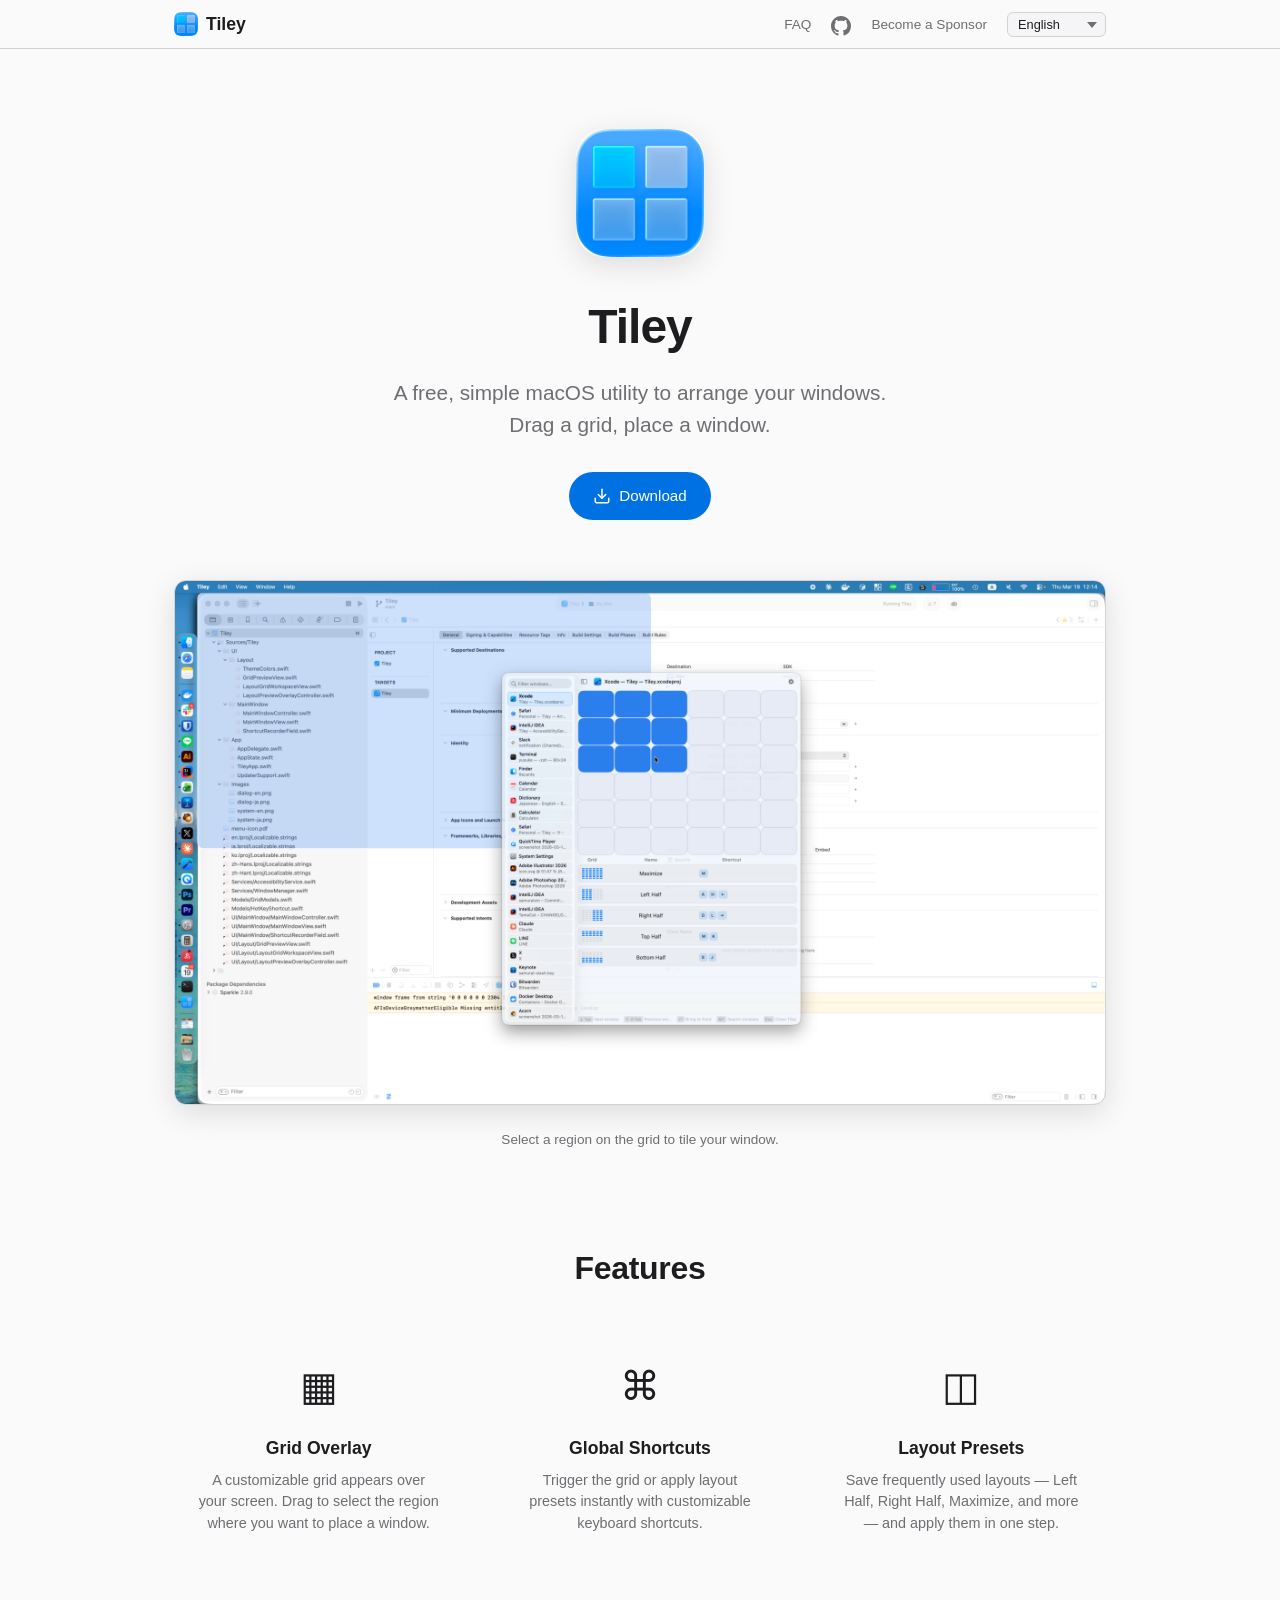
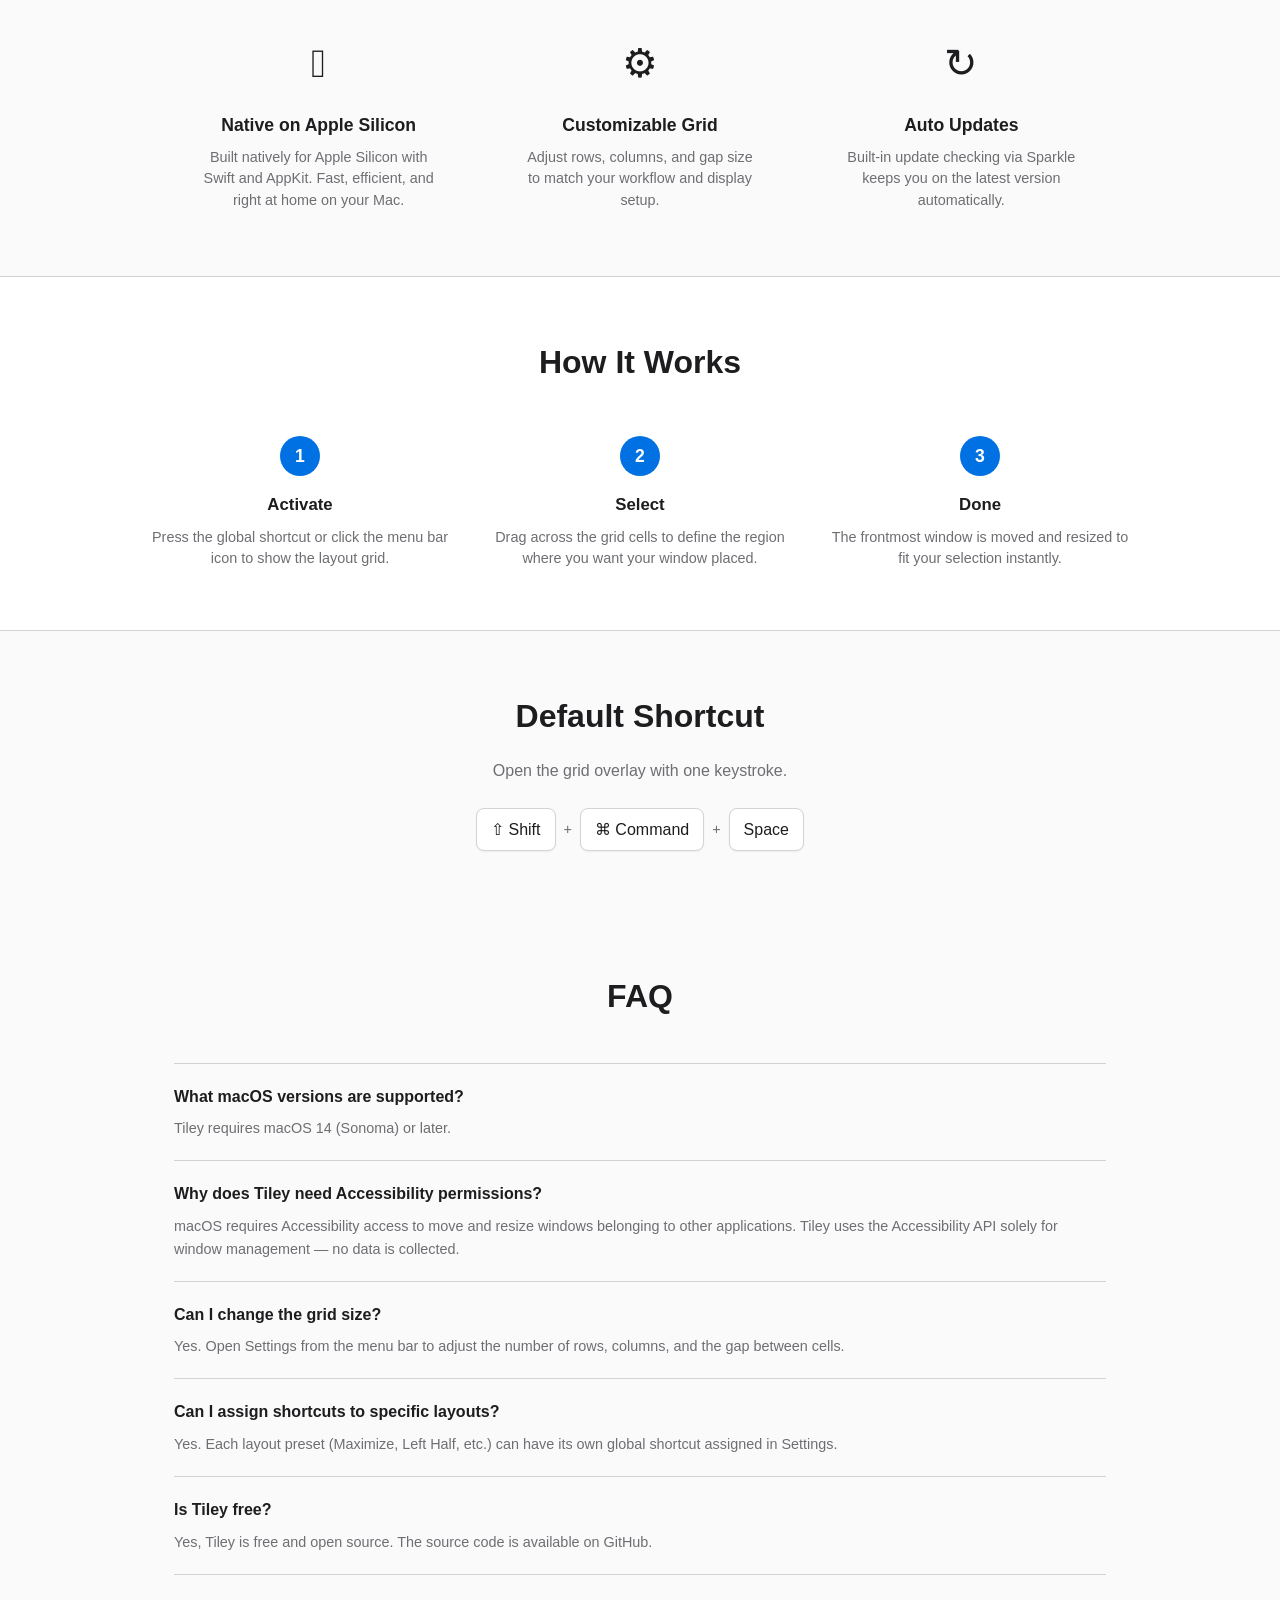
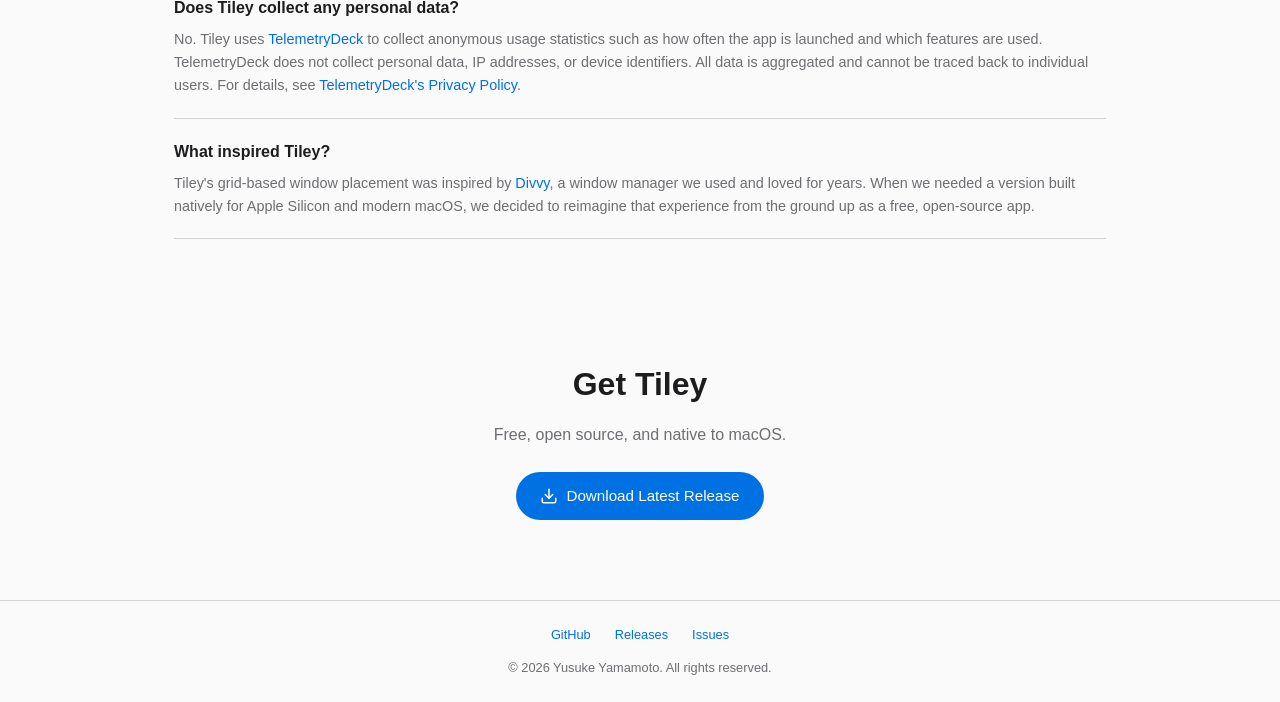
<file: docs/index.html>
<!DOCTYPE html>
<html lang="en">
<head>
  <meta charset="UTF-8">
  <meta name="viewport" content="width=device-width, initial-scale=1.0">
  <title>Tiley — Arrange Your Windows with Ease</title>
  <meta name="description" content="A free, open-source macOS window manager built natively for Apple Silicon. Drag a grid to arrange your windows with ease.">
  <meta name="keywords" content="Tiley, Divvy, Divvy alternative, window manager, macOS, Apple Silicon, window tiling, grid, window arrangement, free, open source">
  <meta property="og:title" content="Tiley — Arrange Your Windows with Ease">
  <meta property="og:description" content="A free, open-source macOS window manager built natively for Apple Silicon.">
  <meta property="og:type" content="website">
  <meta property="og:url" content="https://yusuke.github.io/tiley/">
  <meta property="og:image" content="https://yusuke.github.io/tiley/assets/images/og-image.png">
  <meta property="og:image:width" content="1200">
  <meta property="og:image:height" content="630">
  <meta name="twitter:card" content="summary_large_image">
  <meta name="twitter:title" content="Tiley — Arrange Your Windows with Ease">
  <meta name="twitter:description" content="A free, open-source macOS window manager built natively for Apple Silicon.">
  <meta name="twitter:image" content="https://yusuke.github.io/tiley/assets/images/og-image.png">
  <link rel="alternate" hreflang="en" href="https://yusuke.github.io/tiley/">
  <link rel="alternate" hreflang="ja" href="https://yusuke.github.io/tiley/ja/">
  <link rel="alternate" hreflang="ko" href="https://yusuke.github.io/tiley/ko/">
  <link rel="alternate" hreflang="zh-Hans" href="https://yusuke.github.io/tiley/zh-Hans/">
  <link rel="alternate" hreflang="zh-Hant" href="https://yusuke.github.io/tiley/zh-Hant/">
  <link rel="alternate" hreflang="es" href="https://yusuke.github.io/tiley/es/">
  <link rel="alternate" hreflang="de" href="https://yusuke.github.io/tiley/de/">
  <link rel="alternate" hreflang="fr" href="https://yusuke.github.io/tiley/fr/">
  <link rel="alternate" hreflang="pt-BR" href="https://yusuke.github.io/tiley/pt-BR/">
  <link rel="alternate" hreflang="ru" href="https://yusuke.github.io/tiley/ru/">
  <link rel="alternate" hreflang="it" href="https://yusuke.github.io/tiley/it/">
  <link rel="alternate" hreflang="x-default" href="https://yusuke.github.io/tiley/">
  <link rel="icon" type="image/png" href="tiley-favicon.png">
  <link rel="stylesheet" href="style.css">
</head>
<body>

  <!-- Navigation -->
  <nav class="nav">
    <div class="nav-inner">
      <a href="./" class="nav-brand"><img src="assets/images/icon.png" alt="Tiley" width="24" height="24">Tiley</a>
      <ul class="nav-links">
        <li><a href="#faq">FAQ</a></li>
        <li><a href="https://github.com/yusuke/tiley" target="_blank" rel="noopener" class="github-icon"><svg viewBox="0 0 16 16" aria-label="GitHub"><path d="M8 0C3.58 0 0 3.58 0 8c0 3.54 2.29 6.53 5.47 7.59.4.07.55-.17.55-.38 0-.19-.01-.82-.01-1.49-2.01.37-2.53-.49-2.69-.94-.09-.23-.48-.94-.82-1.13-.28-.15-.68-.52-.01-.53.63-.01 1.08.58 1.23.82.72 1.21 1.87.87 2.33.66.07-.52.28-.87.51-1.07-1.78-.2-3.64-.89-3.64-3.95 0-.87.31-1.59.82-2.15-.08-.2-.36-1.02.08-2.12 0 0 .67-.21 2.2.82.64-.18 1.32-.27 2-.27s1.36.09 2 .27c1.53-1.04 2.2-.82 2.2-.82.44 1.1.16 1.92.08 2.12.51.56.82 1.27.82 2.15 0 3.07-1.87 3.75-3.65 3.95.29.25.54.73.54 1.48 0 1.07-.01 1.93-.01 2.2 0 .21.15.46.55.38A8.01 8.01 0 0016 8c0-4.42-3.58-8-8-8z"/></svg></a></li>
        <li><a href="https://github.com/sponsors/yusuke" target="_blank" rel="noopener">Become a Sponsor</a></li>
        <li class="lang-switcher">
          <select onchange="location.href=this.value">
            <option value="./" selected>English</option>
            <option value="ja/">日本語</option>
            <option value="ko/">한국어</option>
            <option value="zh-Hans/">简体中文</option>
            <option value="zh-Hant/">繁體中文</option>
            <option value="es/">Español</option>
            <option value="de/">Deutsch</option>
            <option value="fr/">Français</option>
            <option value="pt-BR/">Português</option>
            <option value="ru/">Русский</option>
            <option value="it/">Italiano</option>
          </select>
        </li>
      </ul>
    </div>
  </nav>

  <!-- Hero -->
  <section class="hero">
    <img src="assets/images/icon.png" alt="Tiley app icon" class="hero-icon" width="128" height="128">
    <h1>Tiley</h1>
    <p class="tagline">A free, simple macOS utility to arrange your windows.<br>Drag a grid, place a window.</p>
    <div class="hero-actions">
      <a href="https://github.com/yusuke/tiley/releases/latest" class="btn btn-primary download-link">
        <svg viewBox="0 0 24 24" fill="none" stroke="currentColor" stroke-width="2" stroke-linecap="round" stroke-linejoin="round"><path d="M21 15v4a2 2 0 0 1-2 2H5a2 2 0 0 1-2-2v-4"/><polyline points="7 10 12 15 17 10"/><line x1="12" y1="15" x2="12" y2="3"/></svg>
        Download
      </a>
    </div>
  </section>

  <!-- Screenshot -->
  <section class="screenshot-section">
    <div class="screenshot-window">
      <img src="assets/images/screenshot-en.webp" alt="Tiley grid overlay screenshot" loading="lazy">
    </div>
    <p class="screenshot-caption">Select a region on the grid to tile your window.</p>
  </section>

  <!-- Features -->
  <section class="features" id="features">
    <h2>Features</h2>
    <div class="features-grid">
      <div class="feature-card">
        <span class="feature-icon" role="img" aria-label="grid">&#9638;</span>
        <h3>Grid Overlay</h3>
        <p>A customizable grid appears over your screen. Drag to select the region where you want to place a window.</p>
      </div>
      <div class="feature-card">
        <span class="feature-icon" role="img" aria-label="keyboard">&#8984;</span>
        <h3>Global Shortcuts</h3>
        <p>Trigger the grid or apply layout presets instantly with customizable keyboard shortcuts.</p>
      </div>
      <div class="feature-card">
        <span class="feature-icon" role="img" aria-label="layout">&#9707;</span>
        <h3>Layout Presets</h3>
        <p>Save frequently used layouts — Left Half, Right Half, Maximize, and more — and apply them in one step.</p>
      </div>
      <div class="feature-card">
        <span class="feature-icon" role="img" aria-label="Apple Silicon">&#63743;</span>
        <h3>Native on Apple Silicon</h3>
        <p>Built natively for Apple Silicon with Swift and AppKit. Fast, efficient, and right at home on your Mac.</p>
      </div>
      <div class="feature-card">
        <span class="feature-icon" role="img" aria-label="customization">&#9881;</span>
        <h3>Customizable Grid</h3>
        <p>Adjust rows, columns, and gap size to match your workflow and display setup.</p>
      </div>
      <div class="feature-card">
        <span class="feature-icon" role="img" aria-label="update">&#8635;</span>
        <h3>Auto Updates</h3>
        <p>Built-in update checking via Sparkle keeps you on the latest version automatically.</p>
      </div>
    </div>
  </section>

  <!-- How It Works -->
  <section class="how-it-works">
    <div class="how-it-works-inner">
      <h2>How It Works</h2>
      <div class="steps">
        <div class="step">
          <h3>Activate</h3>
          <p>Press the global shortcut or click the menu bar icon to show the layout grid.</p>
        </div>
        <div class="step">
          <h3>Select</h3>
          <p>Drag across the grid cells to define the region where you want your window placed.</p>
        </div>
        <div class="step">
          <h3>Done</h3>
          <p>The frontmost window is moved and resized to fit your selection instantly.</p>
        </div>
      </div>
    </div>
  </section>

  <!-- Default Shortcut -->
  <section class="shortcut-section">
    <h2>Default Shortcut</h2>
    <p>Open the grid overlay with one keystroke.</p>
    <div class="kbd-combo">
      <kbd>&#x21E7; Shift</kbd>
      <span class="kbd-plus">+</span>
      <kbd>&#x2318; Command</kbd>
      <span class="kbd-plus">+</span>
      <kbd>Space</kbd>
    </div>
  </section>

  <!-- FAQ -->
  <section class="faq" id="faq">
    <h2>FAQ</h2>
    <div class="faq-item">
      <h3 class="faq-question">What macOS versions are supported?</h3>
      <p class="faq-answer">Tiley requires macOS 14 (Sonoma) or later.</p>
    </div>
    <div class="faq-item">
      <h3 class="faq-question">Why does Tiley need Accessibility permissions?</h3>
      <p class="faq-answer">macOS requires Accessibility access to move and resize windows belonging to other applications. Tiley uses the Accessibility API solely for window management — no data is collected.</p>
    </div>
    <div class="faq-item">
      <h3 class="faq-question">Can I change the grid size?</h3>
      <p class="faq-answer">Yes. Open Settings from the menu bar to adjust the number of rows, columns, and the gap between cells.</p>
    </div>
    <div class="faq-item">
      <h3 class="faq-question">Can I assign shortcuts to specific layouts?</h3>
      <p class="faq-answer">Yes. Each layout preset (Maximize, Left Half, etc.) can have its own global shortcut assigned in Settings.</p>
    </div>
    <div class="faq-item">
      <h3 class="faq-question">Is Tiley free?</h3>
      <p class="faq-answer">Yes, Tiley is free and open source. The source code is available on GitHub.</p>
    </div>
    <div class="faq-item">
      <h3 class="faq-question">Does Tiley collect any personal data?</h3>
      <p class="faq-answer">No. Tiley uses <a href="https://telemetrydeck.com" target="_blank" rel="noopener">TelemetryDeck</a> to collect anonymous usage statistics such as how often the app is launched and which features are used. TelemetryDeck does not collect personal data, IP addresses, or device identifiers. All data is aggregated and cannot be traced back to individual users. For details, see <a href="https://telemetrydeck.com/privacy/" target="_blank" rel="noopener">TelemetryDeck's Privacy Policy</a>.</p>
    </div>
    <div class="faq-item">
      <h3 class="faq-question">What inspired Tiley?</h3>
      <p class="faq-answer">Tiley's grid-based window placement was inspired by <a href="https://mizage.com/divvy/" target="_blank" rel="noopener">Divvy</a>, a window manager we used and loved for years. When we needed a version built natively for Apple Silicon and modern macOS, we decided to reimagine that experience from the ground up as a free, open-source app.</p>
    </div>
  </section>

  <!-- CTA -->
  <section class="cta">
    <h2>Get Tiley</h2>
    <p>Free, open source, and native to macOS.</p>
    <a href="https://github.com/yusuke/tiley/releases/latest" class="btn btn-primary download-link">
      <svg viewBox="0 0 24 24" fill="none" stroke="currentColor" stroke-width="2" stroke-linecap="round" stroke-linejoin="round"><path d="M21 15v4a2 2 0 0 1-2 2H5a2 2 0 0 1-2-2v-4"/><polyline points="7 10 12 15 17 10"/><line x1="12" y1="15" x2="12" y2="3"/></svg>
      Download Latest Release
    </a>
  </section>

  <!-- Footer -->
  <footer class="footer">
    <div class="footer-links">
      <a href="https://github.com/yusuke/tiley" target="_blank" rel="noopener">GitHub</a>
      <a href="https://github.com/yusuke/tiley/releases" target="_blank" rel="noopener">Releases</a>
      <a href="https://github.com/yusuke/tiley/issues" target="_blank" rel="noopener">Issues</a>
    </div>
    <p>&copy; 2026 Yusuke Yamamoto. All rights reserved.</p>
  </footer>

  <script src="download.js"></script>
</body>
</html>
</file>
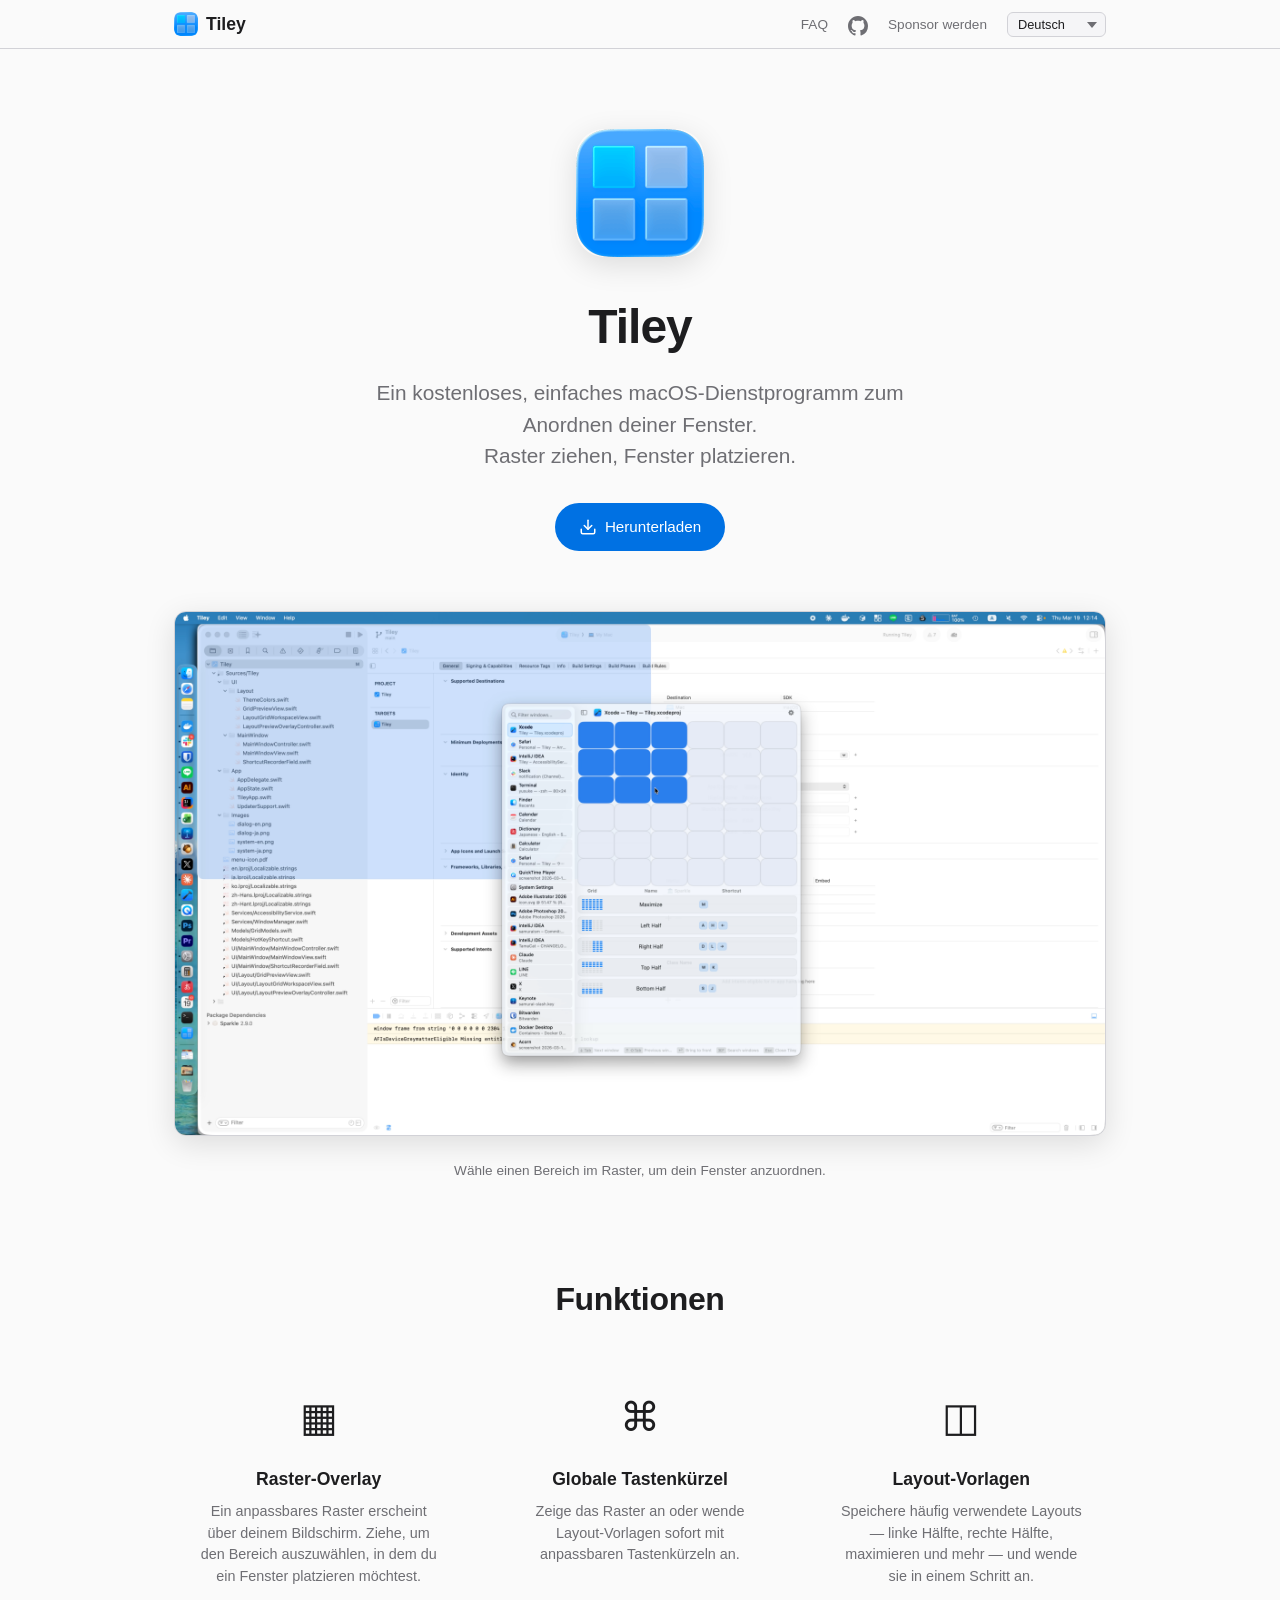
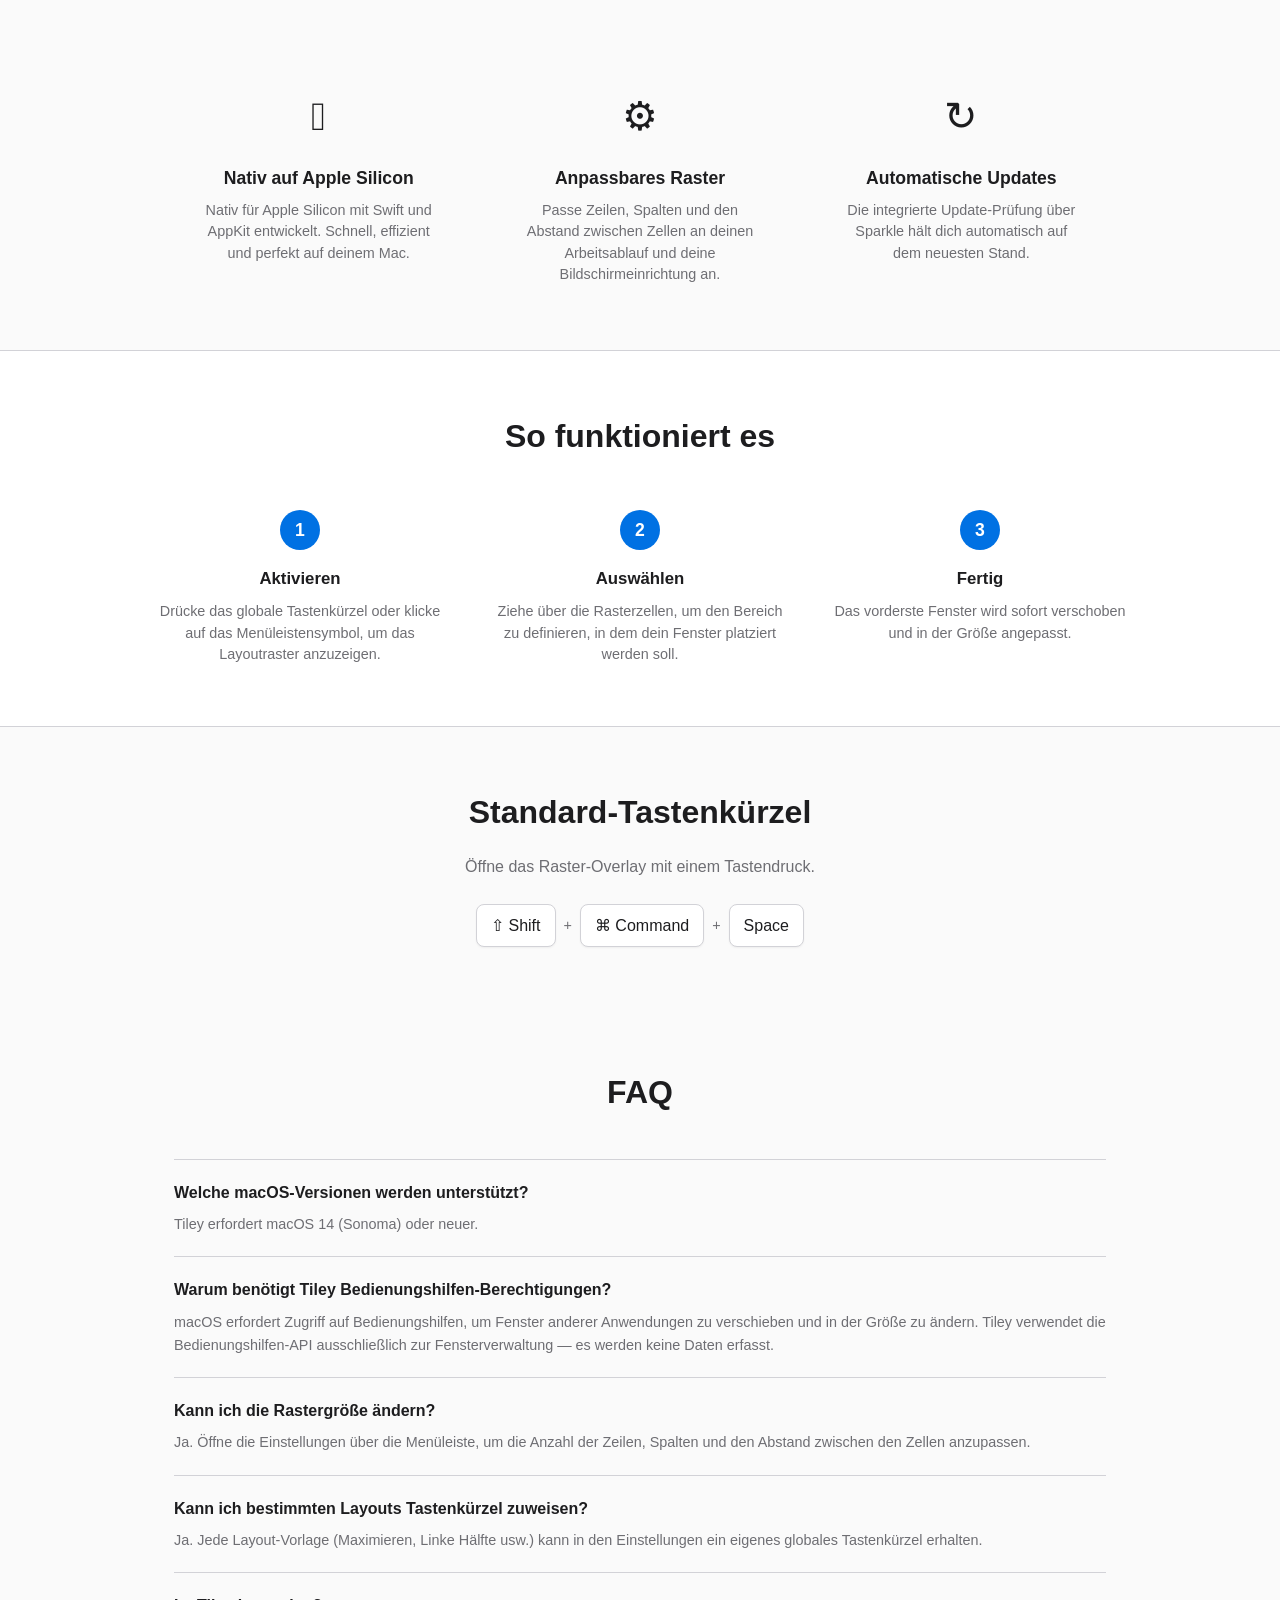
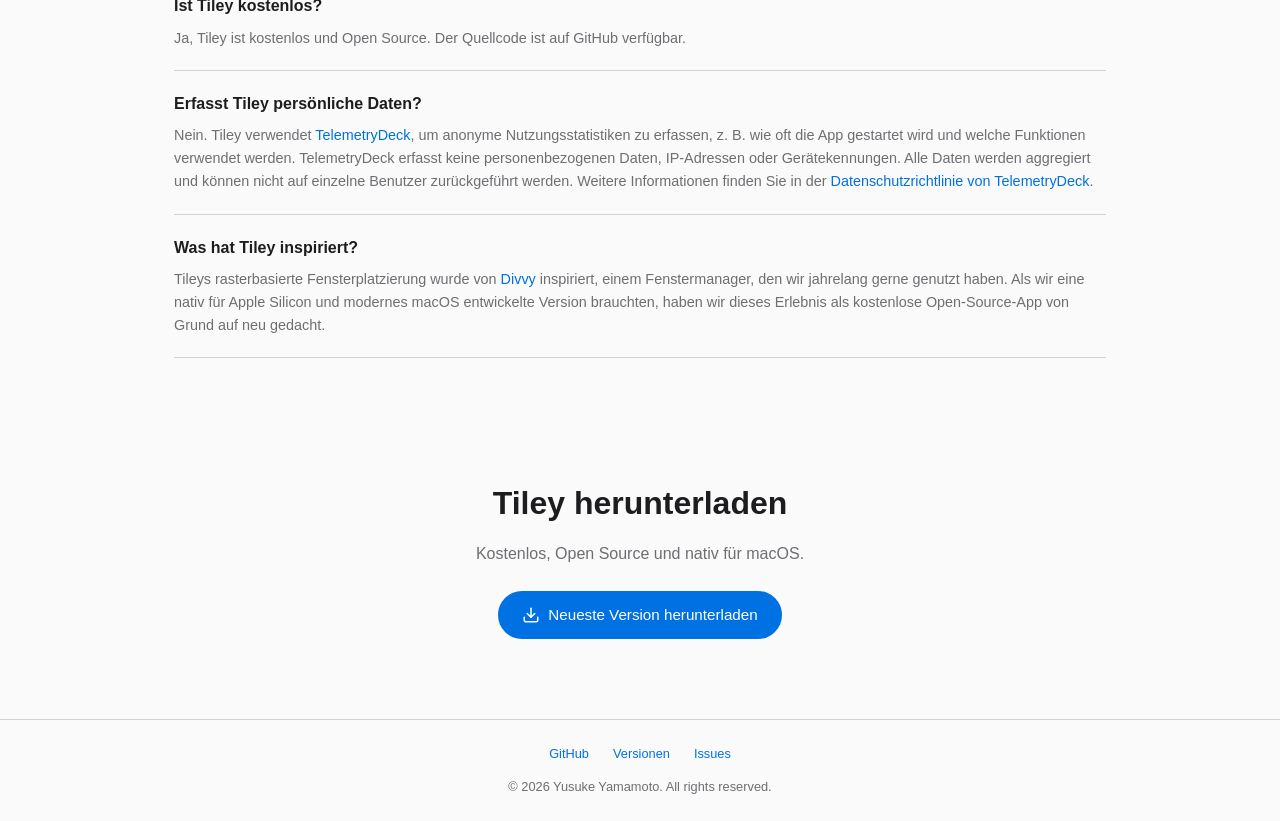
<file: docs/de/index.html>
<!DOCTYPE html>
<html lang="de">
<head>
  <meta charset="UTF-8">
  <meta name="viewport" content="width=device-width, initial-scale=1.0">
  <title>Tiley — Fenster mühelos anordnen</title>
  <meta name="description" content="Ein kostenloser, quelloffener macOS-Fenstermanager, nativ für Apple Silicon entwickelt. Raster ziehen, Fenster mühelos anordnen.">
  <meta name="keywords" content="Tiley, Divvy, Divvy Alternative, Fenstermanager, macOS, Apple Silicon, Fenster anordnen, Raster, kostenlos, Open Source">
  <meta property="og:title" content="Tiley — Fenster mühelos anordnen">
  <meta property="og:description" content="Ein kostenloser, quelloffener macOS-Fenstermanager, nativ für Apple Silicon.">
  <meta property="og:type" content="website">
  <meta property="og:url" content="https://yusuke.github.io/tiley/de/">
  <meta property="og:image" content="https://yusuke.github.io/tiley/assets/images/og-image.png">
  <meta property="og:image:width" content="1200">
  <meta property="og:image:height" content="630">
  <meta name="twitter:card" content="summary_large_image">
  <meta name="twitter:title" content="Tiley — Fenster mühelos anordnen">
  <meta name="twitter:description" content="Ein kostenloser, quelloffener macOS-Fenstermanager, nativ für Apple Silicon.">
  <meta name="twitter:image" content="https://yusuke.github.io/tiley/assets/images/og-image.png">
  <link rel="alternate" hreflang="en" href="https://yusuke.github.io/tiley/">
  <link rel="alternate" hreflang="ja" href="https://yusuke.github.io/tiley/ja/">
  <link rel="alternate" hreflang="ko" href="https://yusuke.github.io/tiley/ko/">
  <link rel="alternate" hreflang="zh-Hans" href="https://yusuke.github.io/tiley/zh-Hans/">
  <link rel="alternate" hreflang="zh-Hant" href="https://yusuke.github.io/tiley/zh-Hant/">
  <link rel="alternate" hreflang="es" href="https://yusuke.github.io/tiley/es/">
  <link rel="alternate" hreflang="de" href="https://yusuke.github.io/tiley/de/">
  <link rel="alternate" hreflang="fr" href="https://yusuke.github.io/tiley/fr/">
  <link rel="alternate" hreflang="pt-BR" href="https://yusuke.github.io/tiley/pt-BR/">
  <link rel="alternate" hreflang="ru" href="https://yusuke.github.io/tiley/ru/">
  <link rel="alternate" hreflang="it" href="https://yusuke.github.io/tiley/it/">
  <link rel="alternate" hreflang="x-default" href="https://yusuke.github.io/tiley/">
  <link rel="icon" type="image/png" href="../tiley-favicon.png">
  <link rel="stylesheet" href="../style.css">
</head>
<body>

  <nav class="nav">
    <div class="nav-inner">
      <a href="../" class="nav-brand"><img src="../assets/images/icon.png" alt="Tiley" width="24" height="24">Tiley</a>
      <ul class="nav-links">
        <li><a href="#faq">FAQ</a></li>
        <li><a href="https://github.com/yusuke/tiley" target="_blank" rel="noopener" class="github-icon"><svg viewBox="0 0 16 16" aria-label="GitHub"><path d="M8 0C3.58 0 0 3.58 0 8c0 3.54 2.29 6.53 5.47 7.59.4.07.55-.17.55-.38 0-.19-.01-.82-.01-1.49-2.01.37-2.53-.49-2.69-.94-.09-.23-.48-.94-.82-1.13-.28-.15-.68-.52-.01-.53.63-.01 1.08.58 1.23.82.72 1.21 1.87.87 2.33.66.07-.52.28-.87.51-1.07-1.78-.2-3.64-.89-3.64-3.95 0-.87.31-1.59.82-2.15-.08-.2-.36-1.02.08-2.12 0 0 .67-.21 2.2.82.64-.18 1.32-.27 2-.27s1.36.09 2 .27c1.53-1.04 2.2-.82 2.2-.82.44 1.1.16 1.92.08 2.12.51.56.82 1.27.82 2.15 0 3.07-1.87 3.75-3.65 3.95.29.25.54.73.54 1.48 0 1.07-.01 1.93-.01 2.2 0 .21.15.46.55.38A8.01 8.01 0 0016 8c0-4.42-3.58-8-8-8z"/></svg></a></li>
        <li><a href="https://github.com/sponsors/yusuke" target="_blank" rel="noopener">Sponsor werden</a></li>
        <li class="lang-switcher">
          <select onchange="location.href=this.value">
            <option value="../">English</option>
            <option value="../ja/">日本語</option>
            <option value="../ko/">한국어</option>
            <option value="../zh-Hans/">简体中文</option>
            <option value="../zh-Hant/">繁體中文</option>
            <option value="../es/">Español</option>
            <option value="./" selected>Deutsch</option>
            <option value="../fr/">Français</option>
            <option value="../pt-BR/">Português</option>
            <option value="../ru/">Русский</option>
            <option value="../it/">Italiano</option>
          </select>
        </li>
      </ul>
    </div>
  </nav>

  <section class="hero">
    <img src="../assets/images/icon.png" alt="Tiley App-Symbol" class="hero-icon" width="128" height="128">
    <h1>Tiley</h1>
    <p class="tagline">Ein kostenloses, einfaches macOS-Dienstprogramm zum Anordnen deiner Fenster.<br>Raster ziehen, Fenster platzieren.</p>
    <div class="hero-actions">
      <a href="https://github.com/yusuke/tiley/releases/latest" class="btn btn-primary download-link">
        <svg viewBox="0 0 24 24" fill="none" stroke="currentColor" stroke-width="2" stroke-linecap="round" stroke-linejoin="round"><path d="M21 15v4a2 2 0 0 1-2 2H5a2 2 0 0 1-2-2v-4"/><polyline points="7 10 12 15 17 10"/><line x1="12" y1="15" x2="12" y2="3"/></svg>
        Herunterladen
      </a>
    </div>
  </section>

  <section class="screenshot-section">
    <div class="screenshot-window">
      <img src="../assets/images/screenshot-en.webp" alt="Tiley Raster-Overlay – Bildschirmfoto" loading="lazy">
    </div>
    <p class="screenshot-caption">Wähle einen Bereich im Raster, um dein Fenster anzuordnen.</p>
  </section>

  <section class="features" id="features">
    <h2>Funktionen</h2>
    <div class="features-grid">
      <div class="feature-card">
        <span class="feature-icon" role="img" aria-label="Raster">&#9638;</span>
        <h3>Raster-Overlay</h3>
        <p>Ein anpassbares Raster erscheint über deinem Bildschirm. Ziehe, um den Bereich auszuwählen, in dem du ein Fenster platzieren möchtest.</p>
      </div>
      <div class="feature-card">
        <span class="feature-icon" role="img" aria-label="Tastatur">&#8984;</span>
        <h3>Globale Tastenkürzel</h3>
        <p>Zeige das Raster an oder wende Layout-Vorlagen sofort mit anpassbaren Tastenkürzeln an.</p>
      </div>
      <div class="feature-card">
        <span class="feature-icon" role="img" aria-label="Layout">&#9707;</span>
        <h3>Layout-Vorlagen</h3>
        <p>Speichere häufig verwendete Layouts — linke Hälfte, rechte Hälfte, maximieren und mehr — und wende sie in einem Schritt an.</p>
      </div>
      <div class="feature-card">
        <span class="feature-icon" role="img" aria-label="Apple Silicon">&#63743;</span>
        <h3>Nativ auf Apple Silicon</h3>
        <p>Nativ für Apple Silicon mit Swift und AppKit entwickelt. Schnell, effizient und perfekt auf deinem Mac.</p>
      </div>
      <div class="feature-card">
        <span class="feature-icon" role="img" aria-label="Anpassung">&#9881;</span>
        <h3>Anpassbares Raster</h3>
        <p>Passe Zeilen, Spalten und den Abstand zwischen Zellen an deinen Arbeitsablauf und deine Bildschirmeinrichtung an.</p>
      </div>
      <div class="feature-card">
        <span class="feature-icon" role="img" aria-label="Update">&#8635;</span>
        <h3>Automatische Updates</h3>
        <p>Die integrierte Update-Prüfung über Sparkle hält dich automatisch auf dem neuesten Stand.</p>
      </div>
    </div>
  </section>

  <section class="how-it-works">
    <div class="how-it-works-inner">
      <h2>So funktioniert es</h2>
      <div class="steps">
        <div class="step">
          <h3>Aktivieren</h3>
          <p>Drücke das globale Tastenkürzel oder klicke auf das Menüleistensymbol, um das Layoutraster anzuzeigen.</p>
        </div>
        <div class="step">
          <h3>Auswählen</h3>
          <p>Ziehe über die Rasterzellen, um den Bereich zu definieren, in dem dein Fenster platziert werden soll.</p>
        </div>
        <div class="step">
          <h3>Fertig</h3>
          <p>Das vorderste Fenster wird sofort verschoben und in der Größe angepasst.</p>
        </div>
      </div>
    </div>
  </section>

  <section class="shortcut-section">
    <h2>Standard-Tastenkürzel</h2>
    <p>Öffne das Raster-Overlay mit einem Tastendruck.</p>
    <div class="kbd-combo">
      <kbd>&#x21E7; Shift</kbd>
      <span class="kbd-plus">+</span>
      <kbd>&#x2318; Command</kbd>
      <span class="kbd-plus">+</span>
      <kbd>Space</kbd>
    </div>
  </section>

  <section class="faq" id="faq">
    <h2>FAQ</h2>
    <div class="faq-item">
      <h3 class="faq-question">Welche macOS-Versionen werden unterstützt?</h3>
      <p class="faq-answer">Tiley erfordert macOS 14 (Sonoma) oder neuer.</p>
    </div>
    <div class="faq-item">
      <h3 class="faq-question">Warum benötigt Tiley Bedienungshilfen-Berechtigungen?</h3>
      <p class="faq-answer">macOS erfordert Zugriff auf Bedienungshilfen, um Fenster anderer Anwendungen zu verschieben und in der Größe zu ändern. Tiley verwendet die Bedienungshilfen-API ausschließlich zur Fensterverwaltung — es werden keine Daten erfasst.</p>
    </div>
    <div class="faq-item">
      <h3 class="faq-question">Kann ich die Rastergröße ändern?</h3>
      <p class="faq-answer">Ja. Öffne die Einstellungen über die Menüleiste, um die Anzahl der Zeilen, Spalten und den Abstand zwischen den Zellen anzupassen.</p>
    </div>
    <div class="faq-item">
      <h3 class="faq-question">Kann ich bestimmten Layouts Tastenkürzel zuweisen?</h3>
      <p class="faq-answer">Ja. Jede Layout-Vorlage (Maximieren, Linke Hälfte usw.) kann in den Einstellungen ein eigenes globales Tastenkürzel erhalten.</p>
    </div>
    <div class="faq-item">
      <h3 class="faq-question">Ist Tiley kostenlos?</h3>
      <p class="faq-answer">Ja, Tiley ist kostenlos und Open Source. Der Quellcode ist auf GitHub verfügbar.</p>
    </div>
    <div class="faq-item">
      <h3 class="faq-question">Erfasst Tiley persönliche Daten?</h3>
      <p class="faq-answer">Nein. Tiley verwendet <a href="https://telemetrydeck.com" target="_blank" rel="noopener">TelemetryDeck</a>, um anonyme Nutzungsstatistiken zu erfassen, z. B. wie oft die App gestartet wird und welche Funktionen verwendet werden. TelemetryDeck erfasst keine personenbezogenen Daten, IP-Adressen oder Gerätekennungen. Alle Daten werden aggregiert und können nicht auf einzelne Benutzer zurückgeführt werden. Weitere Informationen finden Sie in der <a href="https://telemetrydeck.com/privacy/" target="_blank" rel="noopener">Datenschutzrichtlinie von TelemetryDeck</a>.</p>
    </div>
    <div class="faq-item">
      <h3 class="faq-question">Was hat Tiley inspiriert?</h3>
      <p class="faq-answer">Tileys rasterbasierte Fensterplatzierung wurde von <a href="https://mizage.com/divvy/" target="_blank" rel="noopener">Divvy</a> inspiriert, einem Fenstermanager, den wir jahrelang gerne genutzt haben. Als wir eine nativ für Apple Silicon und modernes macOS entwickelte Version brauchten, haben wir dieses Erlebnis als kostenlose Open-Source-App von Grund auf neu gedacht.</p>
    </div>
  </section>

  <section class="cta">
    <h2>Tiley herunterladen</h2>
    <p>Kostenlos, Open Source und nativ für macOS.</p>
    <a href="https://github.com/yusuke/tiley/releases/latest" class="btn btn-primary download-link">
      <svg viewBox="0 0 24 24" fill="none" stroke="currentColor" stroke-width="2" stroke-linecap="round" stroke-linejoin="round"><path d="M21 15v4a2 2 0 0 1-2 2H5a2 2 0 0 1-2-2v-4"/><polyline points="7 10 12 15 17 10"/><line x1="12" y1="15" x2="12" y2="3"/></svg>
      Neueste Version herunterladen
    </a>
  </section>

  <footer class="footer">
    <div class="footer-links">
      <a href="https://github.com/yusuke/tiley" target="_blank" rel="noopener">GitHub</a>
      <a href="https://github.com/yusuke/tiley/releases" target="_blank" rel="noopener">Versionen</a>
      <a href="https://github.com/yusuke/tiley/issues" target="_blank" rel="noopener">Issues</a>
    </div>
    <p>&copy; 2026 Yusuke Yamamoto. All rights reserved.</p>
  </footer>

  <script src="../download.js"></script>
</body>
</html>
</file>
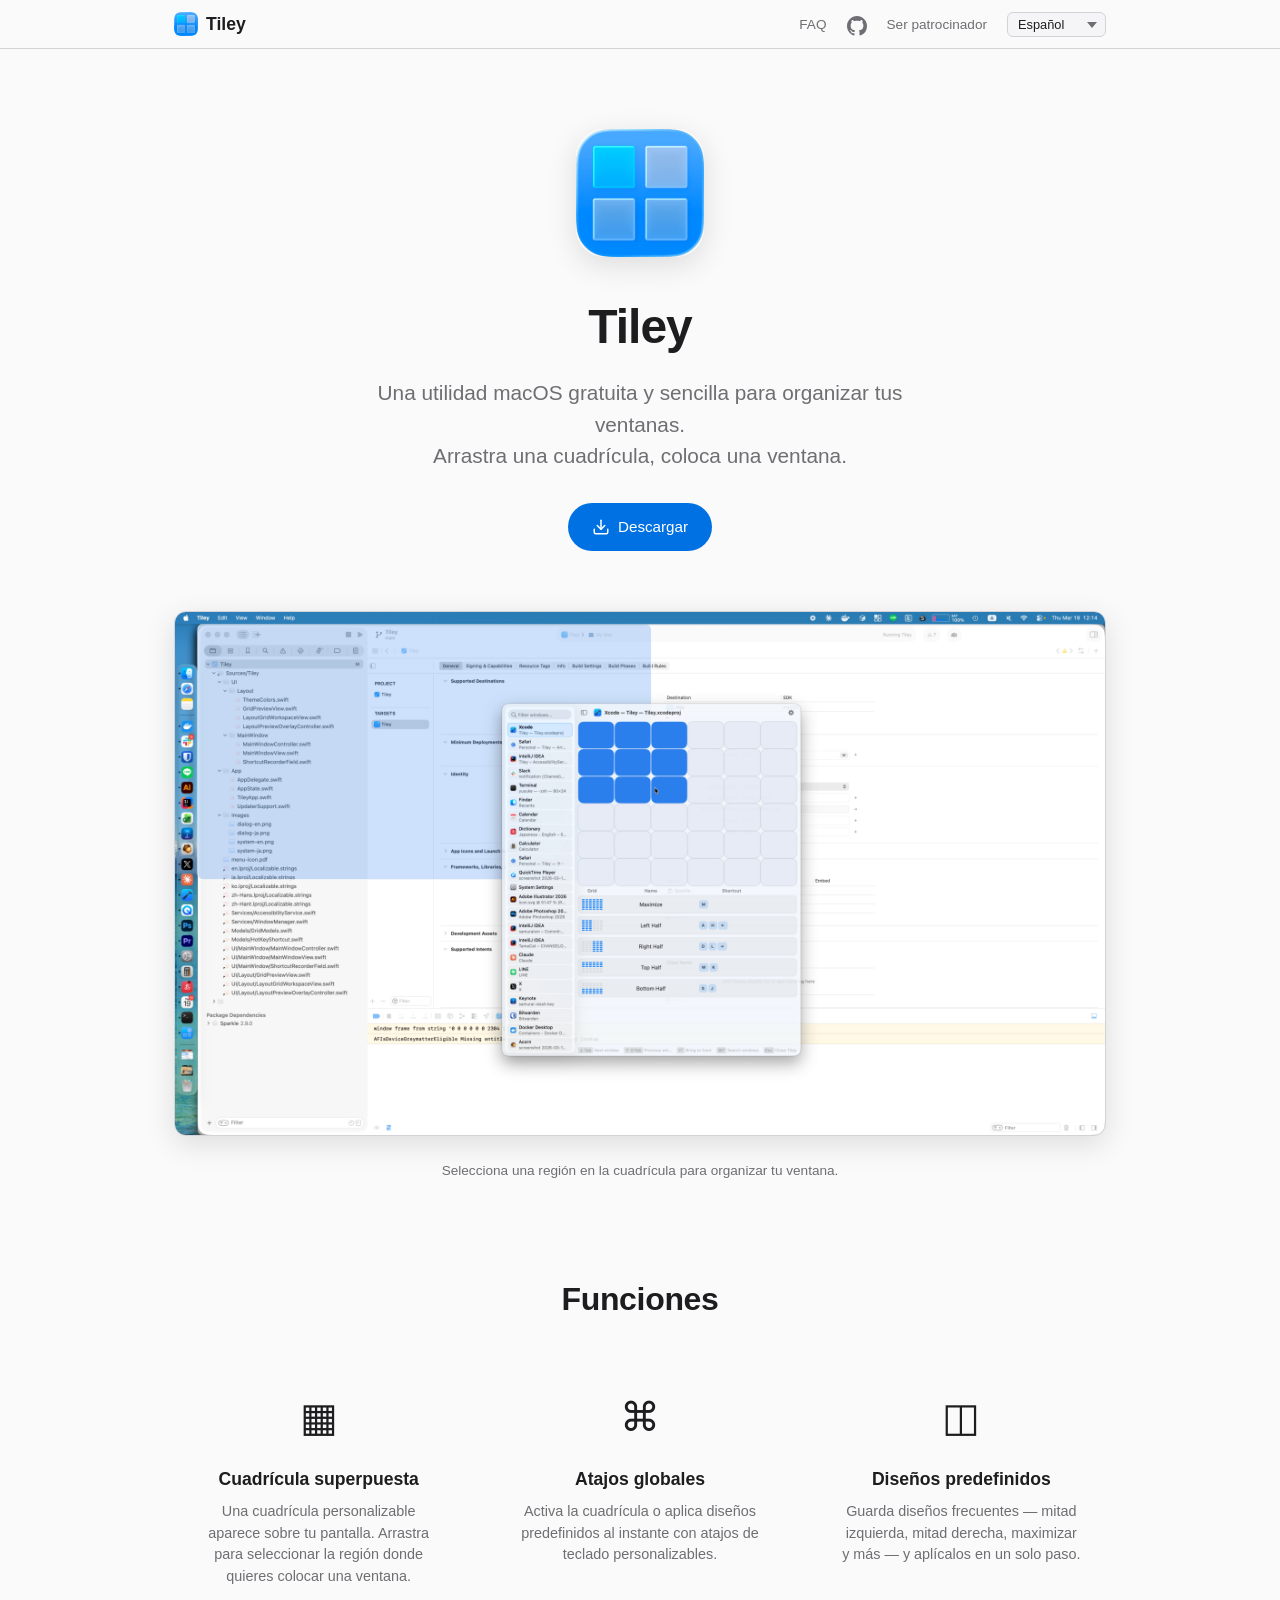
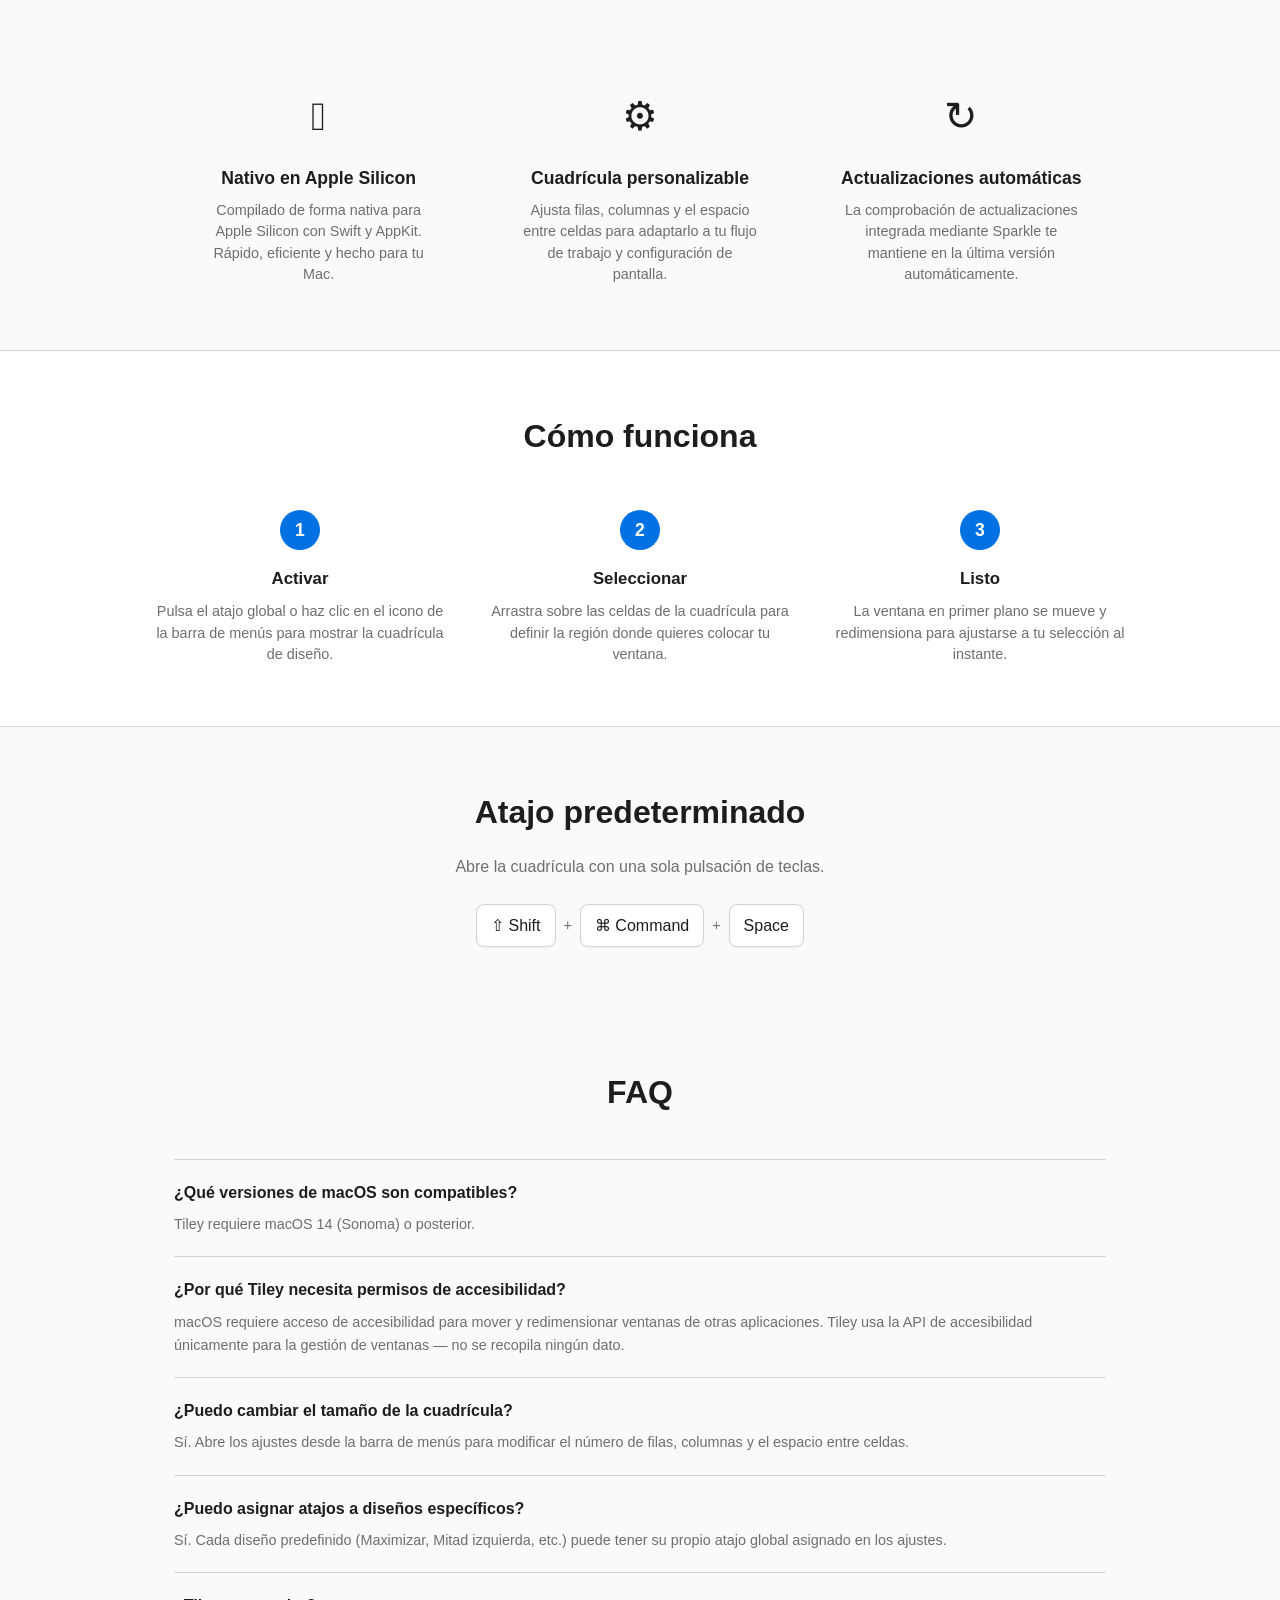
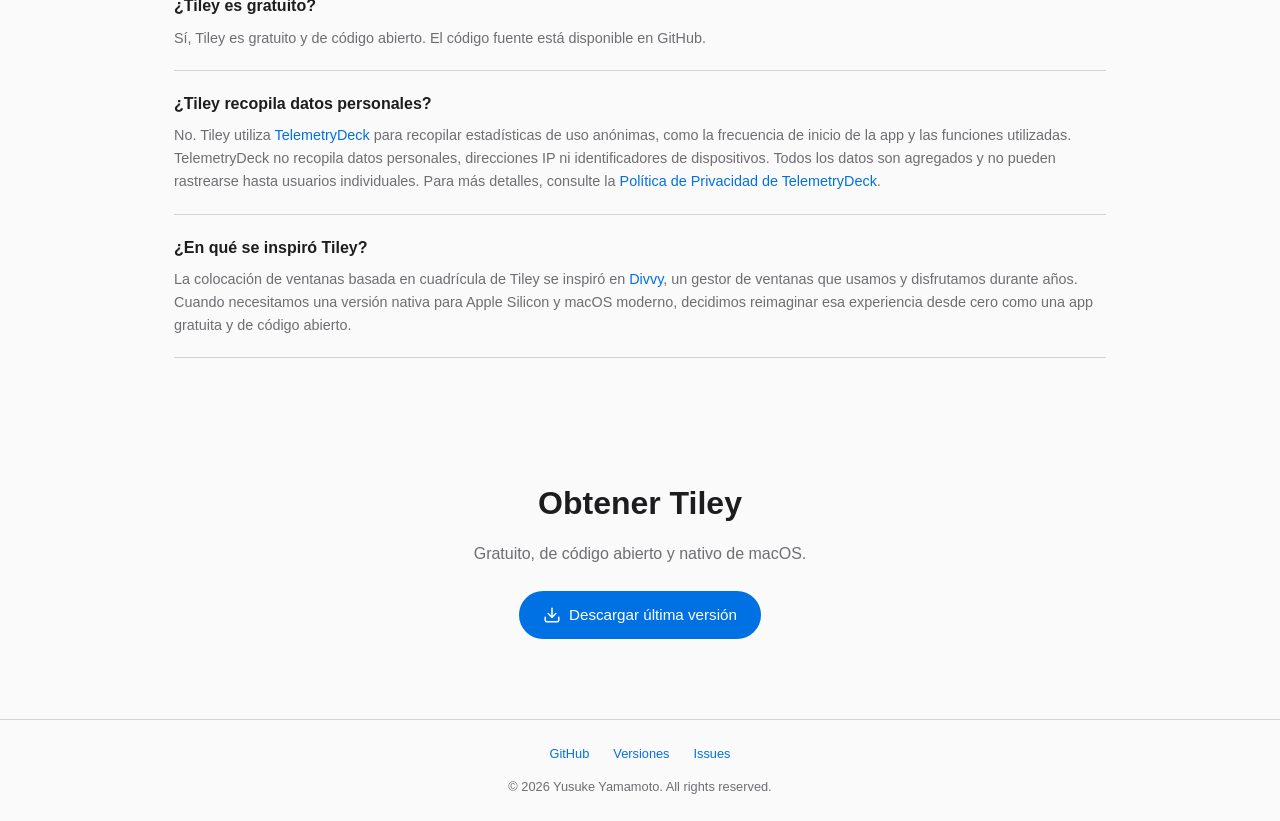
<file: docs/es/index.html>
<!DOCTYPE html>
<html lang="es">
<head>
  <meta charset="UTF-8">
  <meta name="viewport" content="width=device-width, initial-scale=1.0">
  <title>Tiley — Organiza tus ventanas fácilmente</title>
  <meta name="description" content="Un gestor de ventanas macOS gratuito y de código abierto, desarrollado nativamente para Apple Silicon. Arrastra una cuadrícula para organizar tus ventanas.">
  <meta name="keywords" content="Tiley, Divvy, alternativa a Divvy, gestor de ventanas, macOS, Apple Silicon, organizar ventanas, cuadrícula, gratuito, código abierto">
  <meta property="og:title" content="Tiley — Organiza tus ventanas fácilmente">
  <meta property="og:description" content="Un gestor de ventanas macOS gratuito y de código abierto, nativo para Apple Silicon.">
  <meta property="og:type" content="website">
  <meta property="og:url" content="https://yusuke.github.io/tiley/es/">
  <meta property="og:image" content="https://yusuke.github.io/tiley/assets/images/og-image.png">
  <meta property="og:image:width" content="1200">
  <meta property="og:image:height" content="630">
  <meta name="twitter:card" content="summary_large_image">
  <meta name="twitter:title" content="Tiley — Organiza tus ventanas fácilmente">
  <meta name="twitter:description" content="Un gestor de ventanas macOS gratuito y de código abierto, nativo para Apple Silicon.">
  <meta name="twitter:image" content="https://yusuke.github.io/tiley/assets/images/og-image.png">
  <link rel="alternate" hreflang="en" href="https://yusuke.github.io/tiley/">
  <link rel="alternate" hreflang="ja" href="https://yusuke.github.io/tiley/ja/">
  <link rel="alternate" hreflang="ko" href="https://yusuke.github.io/tiley/ko/">
  <link rel="alternate" hreflang="zh-Hans" href="https://yusuke.github.io/tiley/zh-Hans/">
  <link rel="alternate" hreflang="zh-Hant" href="https://yusuke.github.io/tiley/zh-Hant/">
  <link rel="alternate" hreflang="es" href="https://yusuke.github.io/tiley/es/">
  <link rel="alternate" hreflang="de" href="https://yusuke.github.io/tiley/de/">
  <link rel="alternate" hreflang="fr" href="https://yusuke.github.io/tiley/fr/">
  <link rel="alternate" hreflang="pt-BR" href="https://yusuke.github.io/tiley/pt-BR/">
  <link rel="alternate" hreflang="ru" href="https://yusuke.github.io/tiley/ru/">
  <link rel="alternate" hreflang="it" href="https://yusuke.github.io/tiley/it/">
  <link rel="alternate" hreflang="x-default" href="https://yusuke.github.io/tiley/">
  <link rel="icon" type="image/png" href="../tiley-favicon.png">
  <link rel="stylesheet" href="../style.css">
</head>
<body>

  <nav class="nav">
    <div class="nav-inner">
      <a href="../" class="nav-brand"><img src="../assets/images/icon.png" alt="Tiley" width="24" height="24">Tiley</a>
      <ul class="nav-links">
        <li><a href="#faq">FAQ</a></li>
        <li><a href="https://github.com/yusuke/tiley" target="_blank" rel="noopener" class="github-icon"><svg viewBox="0 0 16 16" aria-label="GitHub"><path d="M8 0C3.58 0 0 3.58 0 8c0 3.54 2.29 6.53 5.47 7.59.4.07.55-.17.55-.38 0-.19-.01-.82-.01-1.49-2.01.37-2.53-.49-2.69-.94-.09-.23-.48-.94-.82-1.13-.28-.15-.68-.52-.01-.53.63-.01 1.08.58 1.23.82.72 1.21 1.87.87 2.33.66.07-.52.28-.87.51-1.07-1.78-.2-3.64-.89-3.64-3.95 0-.87.31-1.59.82-2.15-.08-.2-.36-1.02.08-2.12 0 0 .67-.21 2.2.82.64-.18 1.32-.27 2-.27s1.36.09 2 .27c1.53-1.04 2.2-.82 2.2-.82.44 1.1.16 1.92.08 2.12.51.56.82 1.27.82 2.15 0 3.07-1.87 3.75-3.65 3.95.29.25.54.73.54 1.48 0 1.07-.01 1.93-.01 2.2 0 .21.15.46.55.38A8.01 8.01 0 0016 8c0-4.42-3.58-8-8-8z"/></svg></a></li>
        <li><a href="https://github.com/sponsors/yusuke" target="_blank" rel="noopener">Ser patrocinador</a></li>
        <li class="lang-switcher">
          <select onchange="location.href=this.value">
            <option value="../">English</option>
            <option value="../ja/">日本語</option>
            <option value="../ko/">한국어</option>
            <option value="../zh-Hans/">简体中文</option>
            <option value="../zh-Hant/">繁體中文</option>
            <option value="./" selected>Español</option>
            <option value="../de/">Deutsch</option>
            <option value="../fr/">Français</option>
            <option value="../pt-BR/">Português</option>
            <option value="../ru/">Русский</option>
            <option value="../it/">Italiano</option>
          </select>
        </li>
      </ul>
    </div>
  </nav>

  <section class="hero">
    <img src="../assets/images/icon.png" alt="Icono de la app Tiley" class="hero-icon" width="128" height="128">
    <h1>Tiley</h1>
    <p class="tagline">Una utilidad macOS gratuita y sencilla para organizar tus ventanas.<br>Arrastra una cuadrícula, coloca una ventana.</p>
    <div class="hero-actions">
      <a href="https://github.com/yusuke/tiley/releases/latest" class="btn btn-primary download-link">
        <svg viewBox="0 0 24 24" fill="none" stroke="currentColor" stroke-width="2" stroke-linecap="round" stroke-linejoin="round"><path d="M21 15v4a2 2 0 0 1-2 2H5a2 2 0 0 1-2-2v-4"/><polyline points="7 10 12 15 17 10"/><line x1="12" y1="15" x2="12" y2="3"/></svg>
        Descargar
      </a>
    </div>
  </section>

  <section class="screenshot-section">
    <div class="screenshot-window">
      <img src="../assets/images/screenshot-en.webp" alt="Captura de pantalla de la cuadrícula de Tiley" loading="lazy">
    </div>
    <p class="screenshot-caption">Selecciona una región en la cuadrícula para organizar tu ventana.</p>
  </section>

  <section class="features" id="features">
    <h2>Funciones</h2>
    <div class="features-grid">
      <div class="feature-card">
        <span class="feature-icon" role="img" aria-label="cuadrícula">&#9638;</span>
        <h3>Cuadrícula superpuesta</h3>
        <p>Una cuadrícula personalizable aparece sobre tu pantalla. Arrastra para seleccionar la región donde quieres colocar una ventana.</p>
      </div>
      <div class="feature-card">
        <span class="feature-icon" role="img" aria-label="teclado">&#8984;</span>
        <h3>Atajos globales</h3>
        <p>Activa la cuadrícula o aplica diseños predefinidos al instante con atajos de teclado personalizables.</p>
      </div>
      <div class="feature-card">
        <span class="feature-icon" role="img" aria-label="diseño">&#9707;</span>
        <h3>Diseños predefinidos</h3>
        <p>Guarda diseños frecuentes — mitad izquierda, mitad derecha, maximizar y más — y aplícalos en un solo paso.</p>
      </div>
      <div class="feature-card">
        <span class="feature-icon" role="img" aria-label="Apple Silicon">&#63743;</span>
        <h3>Nativo en Apple Silicon</h3>
        <p>Compilado de forma nativa para Apple Silicon con Swift y AppKit. Rápido, eficiente y hecho para tu Mac.</p>
      </div>
      <div class="feature-card">
        <span class="feature-icon" role="img" aria-label="personalización">&#9881;</span>
        <h3>Cuadrícula personalizable</h3>
        <p>Ajusta filas, columnas y el espacio entre celdas para adaptarlo a tu flujo de trabajo y configuración de pantalla.</p>
      </div>
      <div class="feature-card">
        <span class="feature-icon" role="img" aria-label="actualización">&#8635;</span>
        <h3>Actualizaciones automáticas</h3>
        <p>La comprobación de actualizaciones integrada mediante Sparkle te mantiene en la última versión automáticamente.</p>
      </div>
    </div>
  </section>

  <section class="how-it-works">
    <div class="how-it-works-inner">
      <h2>Cómo funciona</h2>
      <div class="steps">
        <div class="step">
          <h3>Activar</h3>
          <p>Pulsa el atajo global o haz clic en el icono de la barra de menús para mostrar la cuadrícula de diseño.</p>
        </div>
        <div class="step">
          <h3>Seleccionar</h3>
          <p>Arrastra sobre las celdas de la cuadrícula para definir la región donde quieres colocar tu ventana.</p>
        </div>
        <div class="step">
          <h3>Listo</h3>
          <p>La ventana en primer plano se mueve y redimensiona para ajustarse a tu selección al instante.</p>
        </div>
      </div>
    </div>
  </section>

  <section class="shortcut-section">
    <h2>Atajo predeterminado</h2>
    <p>Abre la cuadrícula con una sola pulsación de teclas.</p>
    <div class="kbd-combo">
      <kbd>&#x21E7; Shift</kbd>
      <span class="kbd-plus">+</span>
      <kbd>&#x2318; Command</kbd>
      <span class="kbd-plus">+</span>
      <kbd>Space</kbd>
    </div>
  </section>

  <section class="faq" id="faq">
    <h2>FAQ</h2>
    <div class="faq-item">
      <h3 class="faq-question">¿Qué versiones de macOS son compatibles?</h3>
      <p class="faq-answer">Tiley requiere macOS 14 (Sonoma) o posterior.</p>
    </div>
    <div class="faq-item">
      <h3 class="faq-question">¿Por qué Tiley necesita permisos de accesibilidad?</h3>
      <p class="faq-answer">macOS requiere acceso de accesibilidad para mover y redimensionar ventanas de otras aplicaciones. Tiley usa la API de accesibilidad únicamente para la gestión de ventanas — no se recopila ningún dato.</p>
    </div>
    <div class="faq-item">
      <h3 class="faq-question">¿Puedo cambiar el tamaño de la cuadrícula?</h3>
      <p class="faq-answer">Sí. Abre los ajustes desde la barra de menús para modificar el número de filas, columnas y el espacio entre celdas.</p>
    </div>
    <div class="faq-item">
      <h3 class="faq-question">¿Puedo asignar atajos a diseños específicos?</h3>
      <p class="faq-answer">Sí. Cada diseño predefinido (Maximizar, Mitad izquierda, etc.) puede tener su propio atajo global asignado en los ajustes.</p>
    </div>
    <div class="faq-item">
      <h3 class="faq-question">¿Tiley es gratuito?</h3>
      <p class="faq-answer">Sí, Tiley es gratuito y de código abierto. El código fuente está disponible en GitHub.</p>
    </div>
    <div class="faq-item">
      <h3 class="faq-question">¿Tiley recopila datos personales?</h3>
      <p class="faq-answer">No. Tiley utiliza <a href="https://telemetrydeck.com" target="_blank" rel="noopener">TelemetryDeck</a> para recopilar estadísticas de uso anónimas, como la frecuencia de inicio de la app y las funciones utilizadas. TelemetryDeck no recopila datos personales, direcciones IP ni identificadores de dispositivos. Todos los datos son agregados y no pueden rastrearse hasta usuarios individuales. Para más detalles, consulte la <a href="https://telemetrydeck.com/privacy/" target="_blank" rel="noopener">Política de Privacidad de TelemetryDeck</a>.</p>
    </div>
    <div class="faq-item">
      <h3 class="faq-question">¿En qué se inspiró Tiley?</h3>
      <p class="faq-answer">La colocación de ventanas basada en cuadrícula de Tiley se inspiró en <a href="https://mizage.com/divvy/" target="_blank" rel="noopener">Divvy</a>, un gestor de ventanas que usamos y disfrutamos durante años. Cuando necesitamos una versión nativa para Apple Silicon y macOS moderno, decidimos reimaginar esa experiencia desde cero como una app gratuita y de código abierto.</p>
    </div>
  </section>

  <section class="cta">
    <h2>Obtener Tiley</h2>
    <p>Gratuito, de código abierto y nativo de macOS.</p>
    <a href="https://github.com/yusuke/tiley/releases/latest" class="btn btn-primary download-link">
      <svg viewBox="0 0 24 24" fill="none" stroke="currentColor" stroke-width="2" stroke-linecap="round" stroke-linejoin="round"><path d="M21 15v4a2 2 0 0 1-2 2H5a2 2 0 0 1-2-2v-4"/><polyline points="7 10 12 15 17 10"/><line x1="12" y1="15" x2="12" y2="3"/></svg>
      Descargar última versión
    </a>
  </section>

  <footer class="footer">
    <div class="footer-links">
      <a href="https://github.com/yusuke/tiley" target="_blank" rel="noopener">GitHub</a>
      <a href="https://github.com/yusuke/tiley/releases" target="_blank" rel="noopener">Versiones</a>
      <a href="https://github.com/yusuke/tiley/issues" target="_blank" rel="noopener">Issues</a>
    </div>
    <p>&copy; 2026 Yusuke Yamamoto. All rights reserved.</p>
  </footer>

  <script src="../download.js"></script>
</body>
</html>
</file>
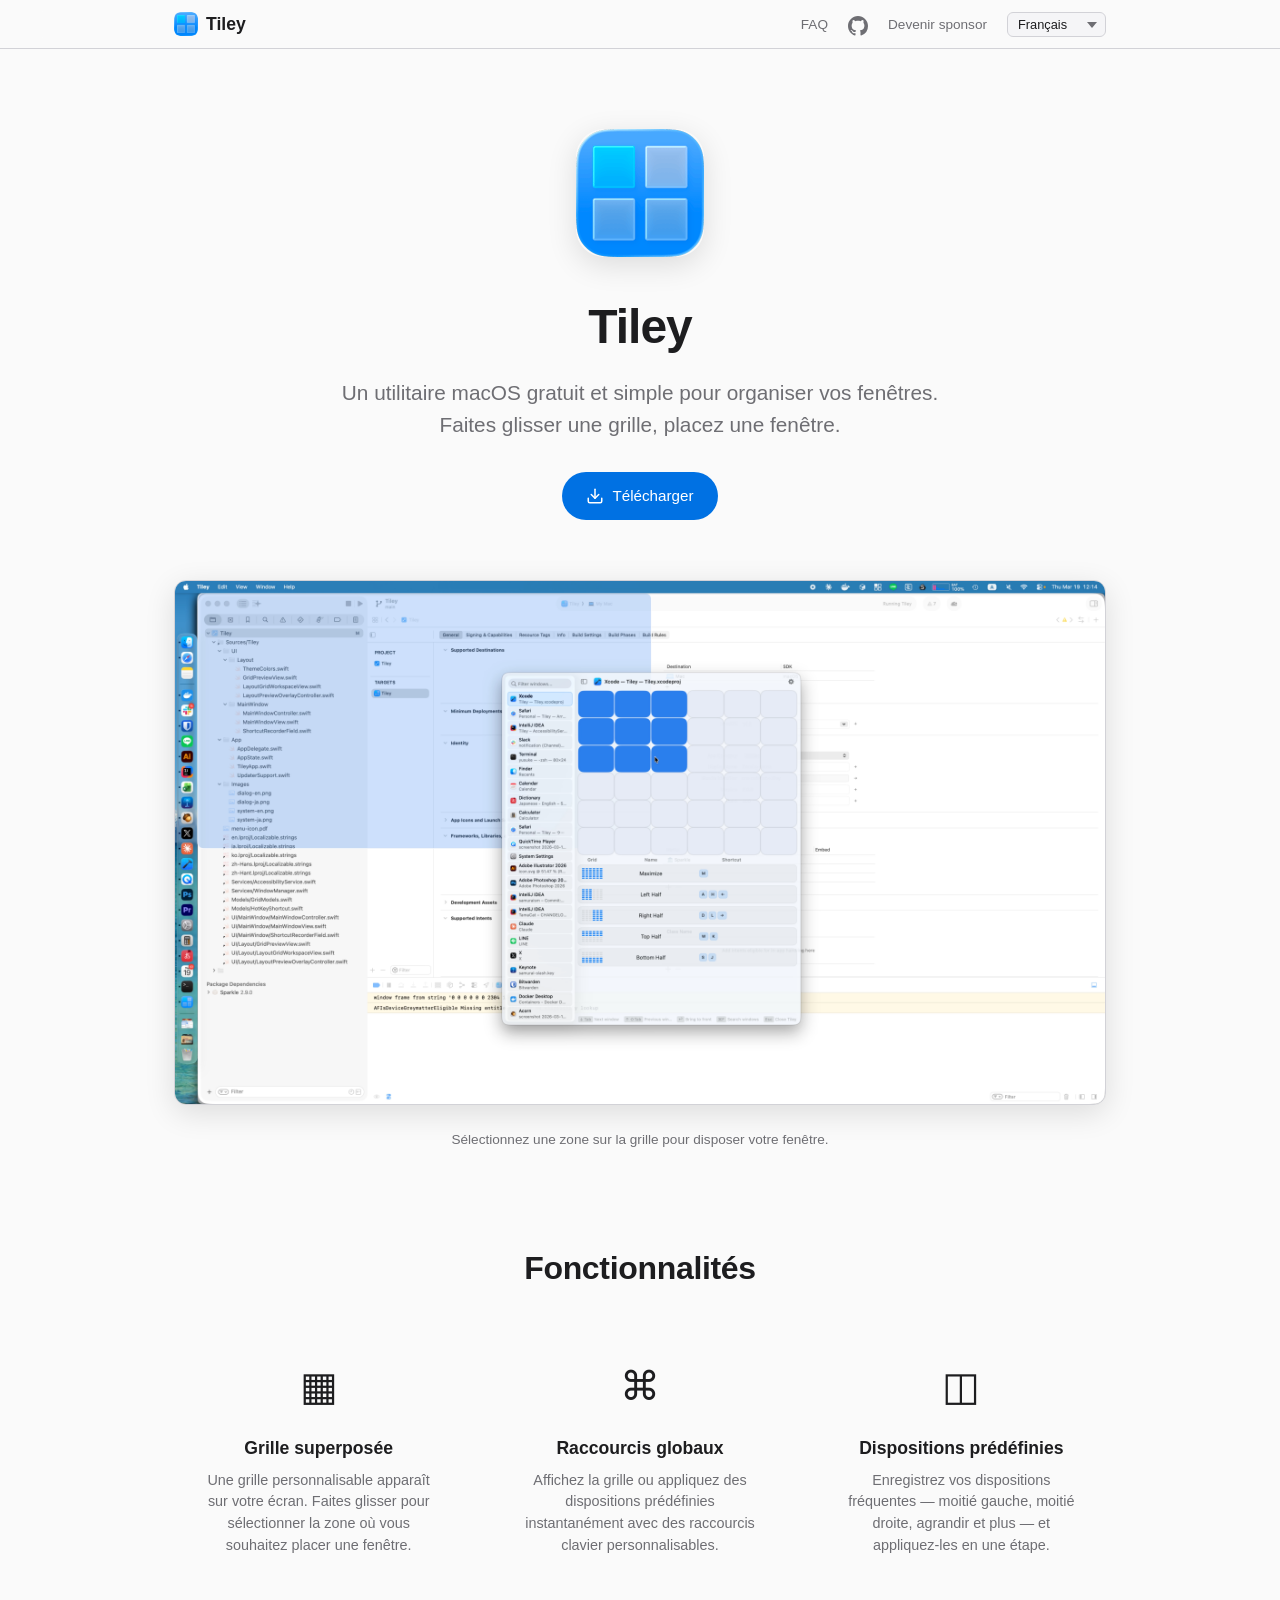
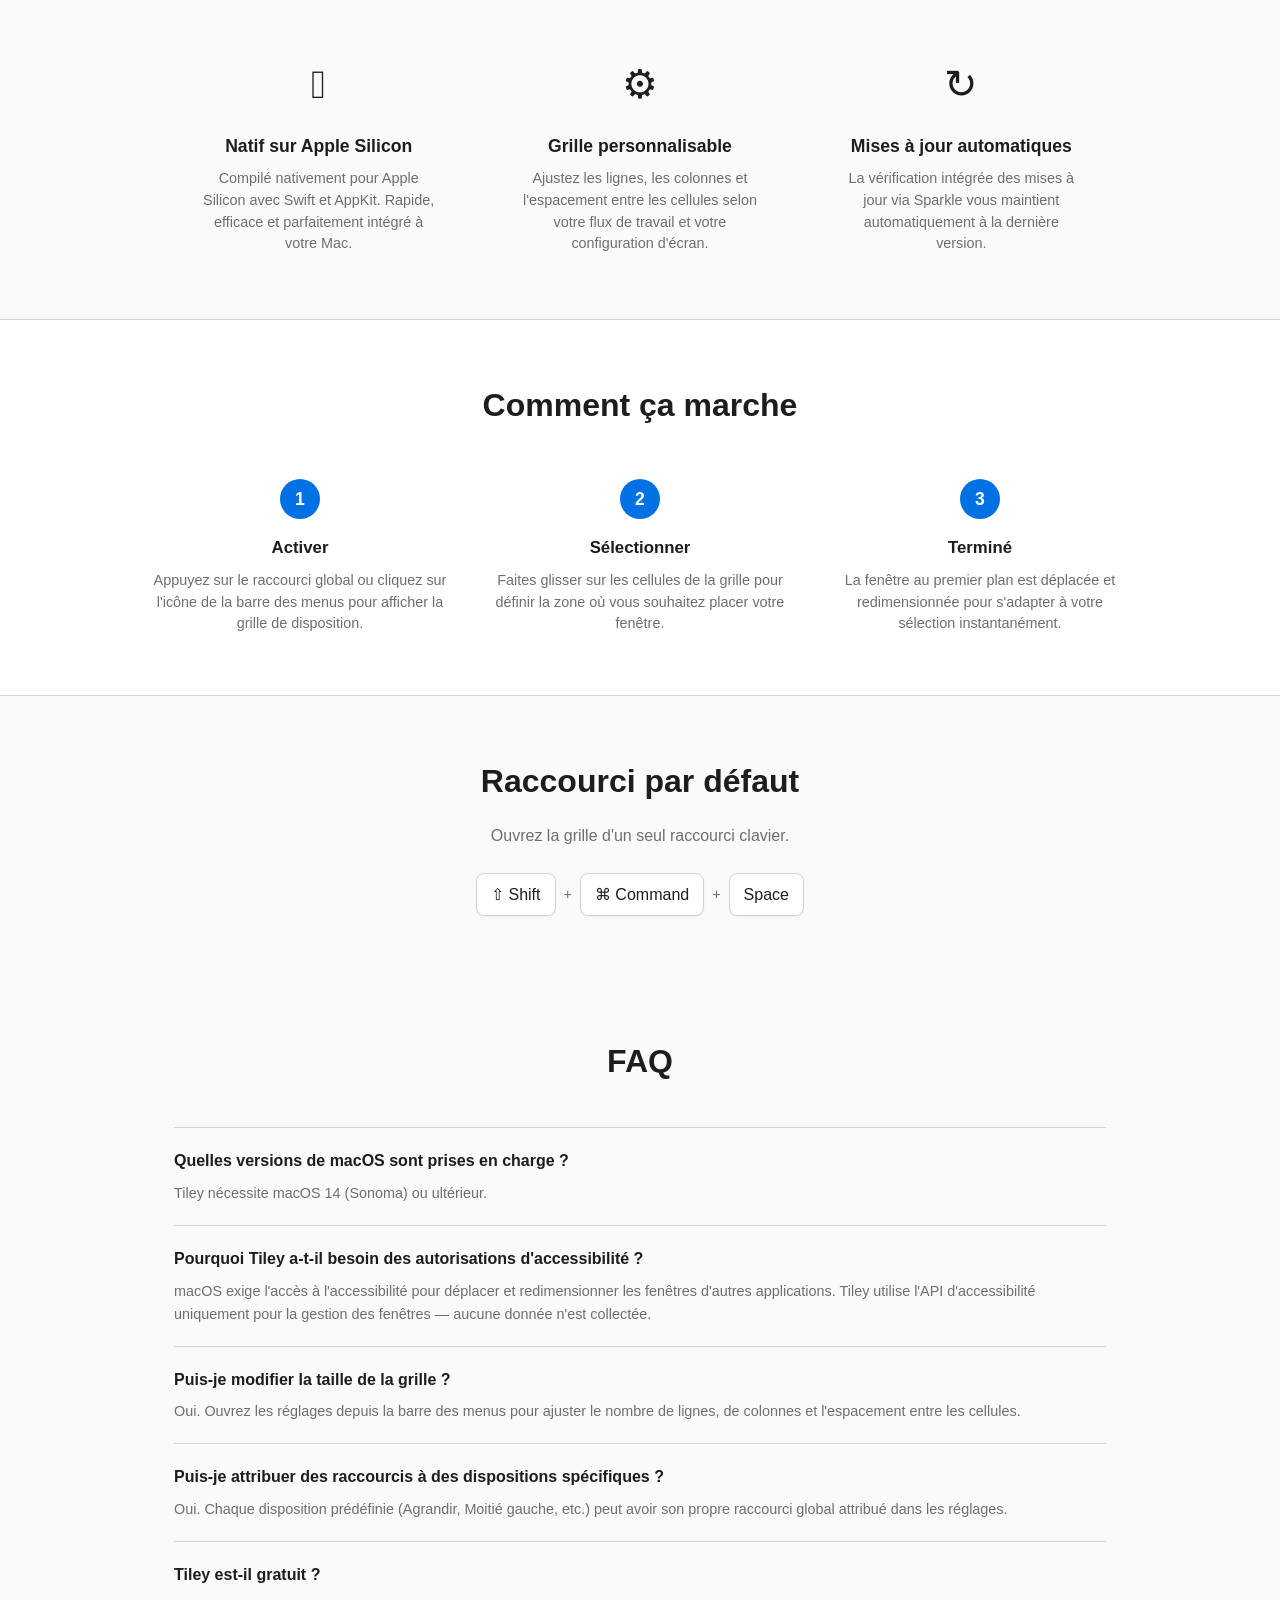
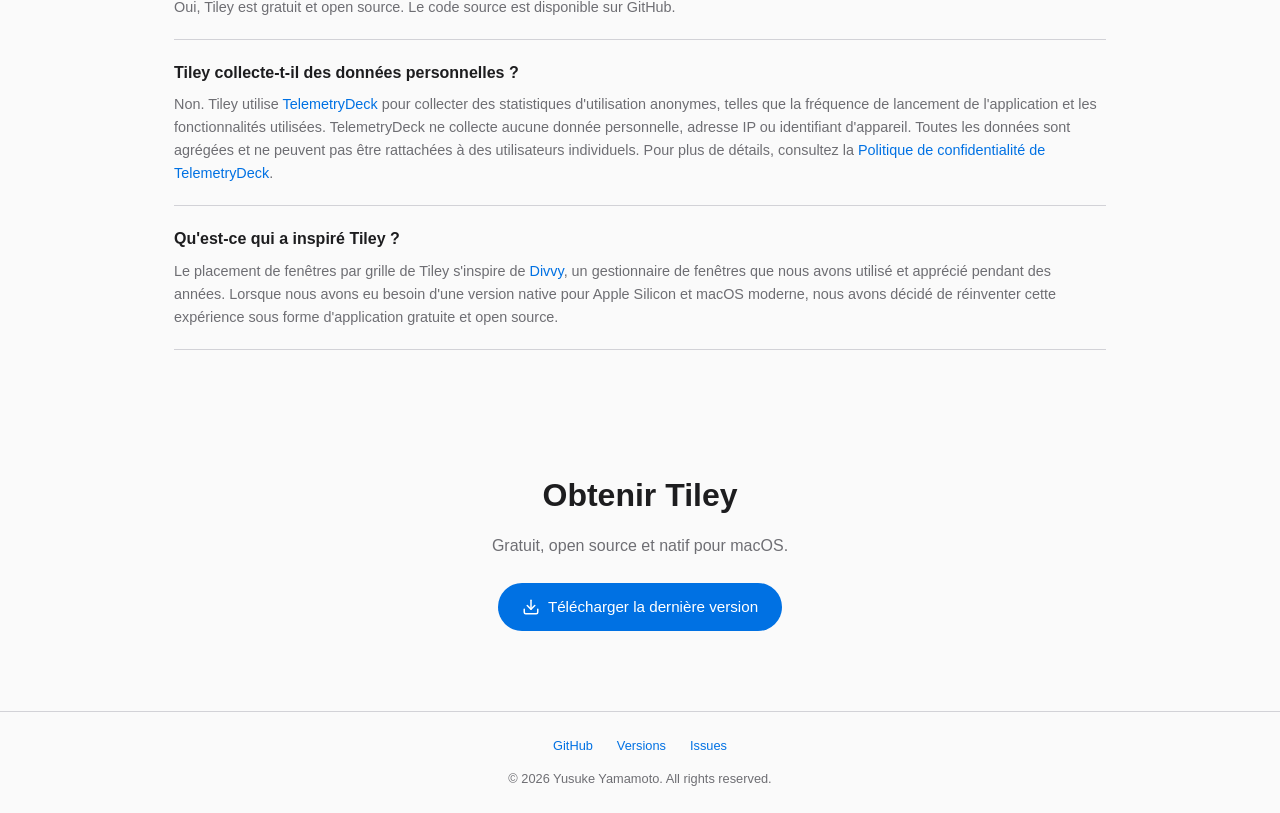
<file: docs/fr/index.html>
<!DOCTYPE html>
<html lang="fr">
<head>
  <meta charset="UTF-8">
  <meta name="viewport" content="width=device-width, initial-scale=1.0">
  <title>Tiley — Organisez vos fenêtres en toute simplicité</title>
  <meta name="description" content="Un gestionnaire de fenêtres macOS gratuit et open source, conçu nativement pour Apple Silicon. Faites glisser une grille pour organiser vos fenêtres.">
  <meta name="keywords" content="Tiley, Divvy, alternative à Divvy, gestionnaire de fenêtres, macOS, Apple Silicon, organisation de fenêtres, grille, gratuit, open source">
  <meta property="og:title" content="Tiley — Organisez vos fenêtres en toute simplicité">
  <meta property="og:description" content="Un gestionnaire de fenêtres macOS gratuit et open source, natif pour Apple Silicon.">
  <meta property="og:type" content="website">
  <meta property="og:url" content="https://yusuke.github.io/tiley/fr/">
  <meta property="og:image" content="https://yusuke.github.io/tiley/assets/images/og-image.png">
  <meta property="og:image:width" content="1200">
  <meta property="og:image:height" content="630">
  <meta name="twitter:card" content="summary_large_image">
  <meta name="twitter:title" content="Tiley — Organisez vos fenêtres en toute simplicité">
  <meta name="twitter:description" content="Un gestionnaire de fenêtres macOS gratuit et open source, natif pour Apple Silicon.">
  <meta name="twitter:image" content="https://yusuke.github.io/tiley/assets/images/og-image.png">
  <link rel="alternate" hreflang="en" href="https://yusuke.github.io/tiley/">
  <link rel="alternate" hreflang="ja" href="https://yusuke.github.io/tiley/ja/">
  <link rel="alternate" hreflang="ko" href="https://yusuke.github.io/tiley/ko/">
  <link rel="alternate" hreflang="zh-Hans" href="https://yusuke.github.io/tiley/zh-Hans/">
  <link rel="alternate" hreflang="zh-Hant" href="https://yusuke.github.io/tiley/zh-Hant/">
  <link rel="alternate" hreflang="es" href="https://yusuke.github.io/tiley/es/">
  <link rel="alternate" hreflang="de" href="https://yusuke.github.io/tiley/de/">
  <link rel="alternate" hreflang="fr" href="https://yusuke.github.io/tiley/fr/">
  <link rel="alternate" hreflang="pt-BR" href="https://yusuke.github.io/tiley/pt-BR/">
  <link rel="alternate" hreflang="ru" href="https://yusuke.github.io/tiley/ru/">
  <link rel="alternate" hreflang="it" href="https://yusuke.github.io/tiley/it/">
  <link rel="alternate" hreflang="x-default" href="https://yusuke.github.io/tiley/">
  <link rel="icon" type="image/png" href="../tiley-favicon.png">
  <link rel="stylesheet" href="../style.css">
</head>
<body>

  <nav class="nav">
    <div class="nav-inner">
      <a href="../" class="nav-brand"><img src="../assets/images/icon.png" alt="Tiley" width="24" height="24">Tiley</a>
      <ul class="nav-links">
        <li><a href="#faq">FAQ</a></li>
        <li><a href="https://github.com/yusuke/tiley" target="_blank" rel="noopener" class="github-icon"><svg viewBox="0 0 16 16" aria-label="GitHub"><path d="M8 0C3.58 0 0 3.58 0 8c0 3.54 2.29 6.53 5.47 7.59.4.07.55-.17.55-.38 0-.19-.01-.82-.01-1.49-2.01.37-2.53-.49-2.69-.94-.09-.23-.48-.94-.82-1.13-.28-.15-.68-.52-.01-.53.63-.01 1.08.58 1.23.82.72 1.21 1.87.87 2.33.66.07-.52.28-.87.51-1.07-1.78-.2-3.64-.89-3.64-3.95 0-.87.31-1.59.82-2.15-.08-.2-.36-1.02.08-2.12 0 0 .67-.21 2.2.82.64-.18 1.32-.27 2-.27s1.36.09 2 .27c1.53-1.04 2.2-.82 2.2-.82.44 1.1.16 1.92.08 2.12.51.56.82 1.27.82 2.15 0 3.07-1.87 3.75-3.65 3.95.29.25.54.73.54 1.48 0 1.07-.01 1.93-.01 2.2 0 .21.15.46.55.38A8.01 8.01 0 0016 8c0-4.42-3.58-8-8-8z"/></svg></a></li>
        <li><a href="https://github.com/sponsors/yusuke" target="_blank" rel="noopener">Devenir sponsor</a></li>
        <li class="lang-switcher">
          <select onchange="location.href=this.value">
            <option value="../">English</option>
            <option value="../ja/">日本語</option>
            <option value="../ko/">한국어</option>
            <option value="../zh-Hans/">简体中文</option>
            <option value="../zh-Hant/">繁體中文</option>
            <option value="../es/">Español</option>
            <option value="../de/">Deutsch</option>
            <option value="./" selected>Français</option>
            <option value="../pt-BR/">Português</option>
            <option value="../ru/">Русский</option>
            <option value="../it/">Italiano</option>
          </select>
        </li>
      </ul>
    </div>
  </nav>

  <section class="hero">
    <img src="../assets/images/icon.png" alt="Icône de l'app Tiley" class="hero-icon" width="128" height="128">
    <h1>Tiley</h1>
    <p class="tagline">Un utilitaire macOS gratuit et simple pour organiser vos fenêtres.<br>Faites glisser une grille, placez une fenêtre.</p>
    <div class="hero-actions">
      <a href="https://github.com/yusuke/tiley/releases/latest" class="btn btn-primary download-link">
        <svg viewBox="0 0 24 24" fill="none" stroke="currentColor" stroke-width="2" stroke-linecap="round" stroke-linejoin="round"><path d="M21 15v4a2 2 0 0 1-2 2H5a2 2 0 0 1-2-2v-4"/><polyline points="7 10 12 15 17 10"/><line x1="12" y1="15" x2="12" y2="3"/></svg>
        Télécharger
      </a>
    </div>
  </section>

  <section class="screenshot-section">
    <div class="screenshot-window">
      <img src="../assets/images/screenshot-en.webp" alt="Capture d'écran de la grille Tiley" loading="lazy">
    </div>
    <p class="screenshot-caption">Sélectionnez une zone sur la grille pour disposer votre fenêtre.</p>
  </section>

  <section class="features" id="features">
    <h2>Fonctionnalités</h2>
    <div class="features-grid">
      <div class="feature-card">
        <span class="feature-icon" role="img" aria-label="grille">&#9638;</span>
        <h3>Grille superposée</h3>
        <p>Une grille personnalisable apparaît sur votre écran. Faites glisser pour sélectionner la zone où vous souhaitez placer une fenêtre.</p>
      </div>
      <div class="feature-card">
        <span class="feature-icon" role="img" aria-label="clavier">&#8984;</span>
        <h3>Raccourcis globaux</h3>
        <p>Affichez la grille ou appliquez des dispositions prédéfinies instantanément avec des raccourcis clavier personnalisables.</p>
      </div>
      <div class="feature-card">
        <span class="feature-icon" role="img" aria-label="disposition">&#9707;</span>
        <h3>Dispositions prédéfinies</h3>
        <p>Enregistrez vos dispositions fréquentes — moitié gauche, moitié droite, agrandir et plus — et appliquez-les en une étape.</p>
      </div>
      <div class="feature-card">
        <span class="feature-icon" role="img" aria-label="Apple Silicon">&#63743;</span>
        <h3>Natif sur Apple Silicon</h3>
        <p>Compilé nativement pour Apple Silicon avec Swift et AppKit. Rapide, efficace et parfaitement intégré à votre Mac.</p>
      </div>
      <div class="feature-card">
        <span class="feature-icon" role="img" aria-label="personnalisation">&#9881;</span>
        <h3>Grille personnalisable</h3>
        <p>Ajustez les lignes, les colonnes et l'espacement entre les cellules selon votre flux de travail et votre configuration d'écran.</p>
      </div>
      <div class="feature-card">
        <span class="feature-icon" role="img" aria-label="mise à jour">&#8635;</span>
        <h3>Mises à jour automatiques</h3>
        <p>La vérification intégrée des mises à jour via Sparkle vous maintient automatiquement à la dernière version.</p>
      </div>
    </div>
  </section>

  <section class="how-it-works">
    <div class="how-it-works-inner">
      <h2>Comment ça marche</h2>
      <div class="steps">
        <div class="step">
          <h3>Activer</h3>
          <p>Appuyez sur le raccourci global ou cliquez sur l'icône de la barre des menus pour afficher la grille de disposition.</p>
        </div>
        <div class="step">
          <h3>Sélectionner</h3>
          <p>Faites glisser sur les cellules de la grille pour définir la zone où vous souhaitez placer votre fenêtre.</p>
        </div>
        <div class="step">
          <h3>Terminé</h3>
          <p>La fenêtre au premier plan est déplacée et redimensionnée pour s'adapter à votre sélection instantanément.</p>
        </div>
      </div>
    </div>
  </section>

  <section class="shortcut-section">
    <h2>Raccourci par défaut</h2>
    <p>Ouvrez la grille d'un seul raccourci clavier.</p>
    <div class="kbd-combo">
      <kbd>&#x21E7; Shift</kbd>
      <span class="kbd-plus">+</span>
      <kbd>&#x2318; Command</kbd>
      <span class="kbd-plus">+</span>
      <kbd>Space</kbd>
    </div>
  </section>

  <section class="faq" id="faq">
    <h2>FAQ</h2>
    <div class="faq-item">
      <h3 class="faq-question">Quelles versions de macOS sont prises en charge ?</h3>
      <p class="faq-answer">Tiley nécessite macOS 14 (Sonoma) ou ultérieur.</p>
    </div>
    <div class="faq-item">
      <h3 class="faq-question">Pourquoi Tiley a-t-il besoin des autorisations d'accessibilité ?</h3>
      <p class="faq-answer">macOS exige l'accès à l'accessibilité pour déplacer et redimensionner les fenêtres d'autres applications. Tiley utilise l'API d'accessibilité uniquement pour la gestion des fenêtres — aucune donnée n'est collectée.</p>
    </div>
    <div class="faq-item">
      <h3 class="faq-question">Puis-je modifier la taille de la grille ?</h3>
      <p class="faq-answer">Oui. Ouvrez les réglages depuis la barre des menus pour ajuster le nombre de lignes, de colonnes et l'espacement entre les cellules.</p>
    </div>
    <div class="faq-item">
      <h3 class="faq-question">Puis-je attribuer des raccourcis à des dispositions spécifiques ?</h3>
      <p class="faq-answer">Oui. Chaque disposition prédéfinie (Agrandir, Moitié gauche, etc.) peut avoir son propre raccourci global attribué dans les réglages.</p>
    </div>
    <div class="faq-item">
      <h3 class="faq-question">Tiley est-il gratuit ?</h3>
      <p class="faq-answer">Oui, Tiley est gratuit et open source. Le code source est disponible sur GitHub.</p>
    </div>
    <div class="faq-item">
      <h3 class="faq-question">Tiley collecte-t-il des données personnelles ?</h3>
      <p class="faq-answer">Non. Tiley utilise <a href="https://telemetrydeck.com" target="_blank" rel="noopener">TelemetryDeck</a> pour collecter des statistiques d'utilisation anonymes, telles que la fréquence de lancement de l'application et les fonctionnalités utilisées. TelemetryDeck ne collecte aucune donnée personnelle, adresse IP ou identifiant d'appareil. Toutes les données sont agrégées et ne peuvent pas être rattachées à des utilisateurs individuels. Pour plus de détails, consultez la <a href="https://telemetrydeck.com/privacy/" target="_blank" rel="noopener">Politique de confidentialité de TelemetryDeck</a>.</p>
    </div>
    <div class="faq-item">
      <h3 class="faq-question">Qu'est-ce qui a inspiré Tiley ?</h3>
      <p class="faq-answer">Le placement de fenêtres par grille de Tiley s'inspire de <a href="https://mizage.com/divvy/" target="_blank" rel="noopener">Divvy</a>, un gestionnaire de fenêtres que nous avons utilisé et apprécié pendant des années. Lorsque nous avons eu besoin d'une version native pour Apple Silicon et macOS moderne, nous avons décidé de réinventer cette expérience sous forme d'application gratuite et open source.</p>
    </div>
  </section>

  <section class="cta">
    <h2>Obtenir Tiley</h2>
    <p>Gratuit, open source et natif pour macOS.</p>
    <a href="https://github.com/yusuke/tiley/releases/latest" class="btn btn-primary download-link">
      <svg viewBox="0 0 24 24" fill="none" stroke="currentColor" stroke-width="2" stroke-linecap="round" stroke-linejoin="round"><path d="M21 15v4a2 2 0 0 1-2 2H5a2 2 0 0 1-2-2v-4"/><polyline points="7 10 12 15 17 10"/><line x1="12" y1="15" x2="12" y2="3"/></svg>
      Télécharger la dernière version
    </a>
  </section>

  <footer class="footer">
    <div class="footer-links">
      <a href="https://github.com/yusuke/tiley" target="_blank" rel="noopener">GitHub</a>
      <a href="https://github.com/yusuke/tiley/releases" target="_blank" rel="noopener">Versions</a>
      <a href="https://github.com/yusuke/tiley/issues" target="_blank" rel="noopener">Issues</a>
    </div>
    <p>&copy; 2026 Yusuke Yamamoto. All rights reserved.</p>
  </footer>

  <script src="../download.js"></script>
</body>
</html>
</file>
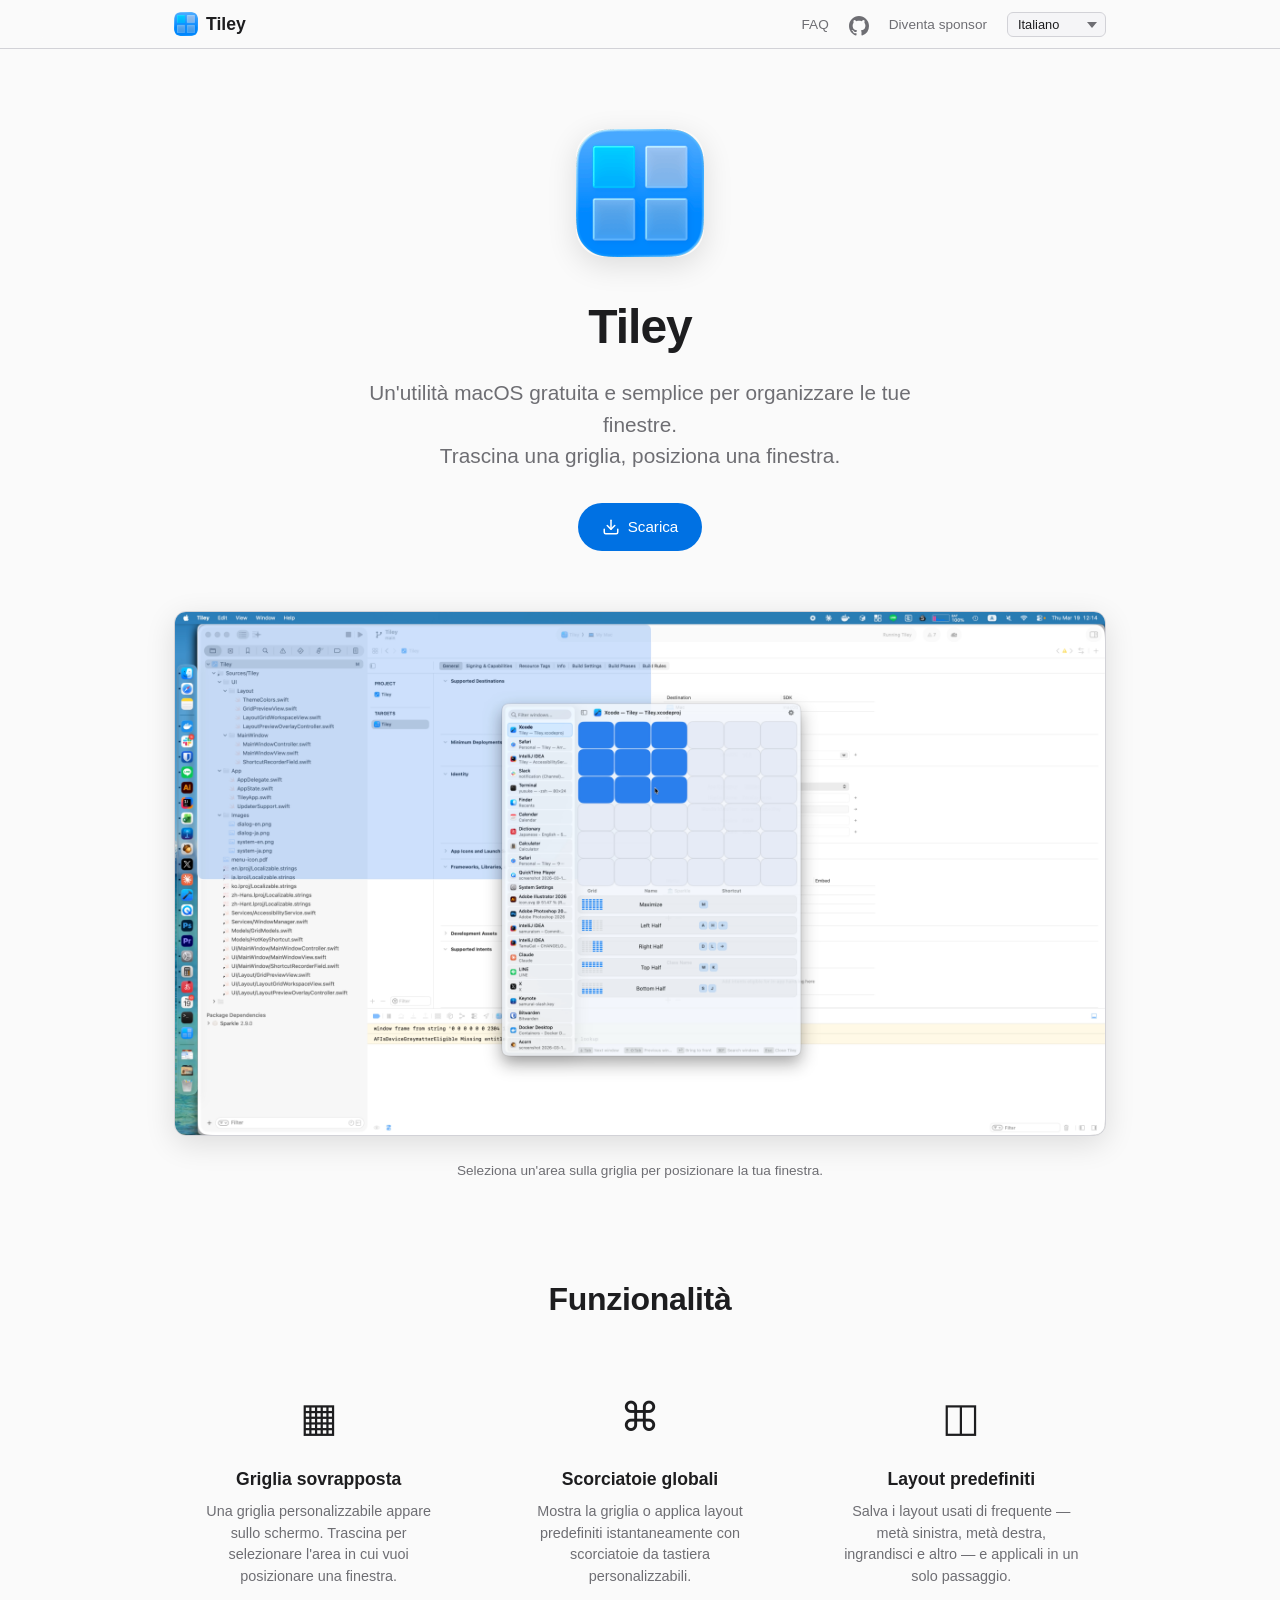
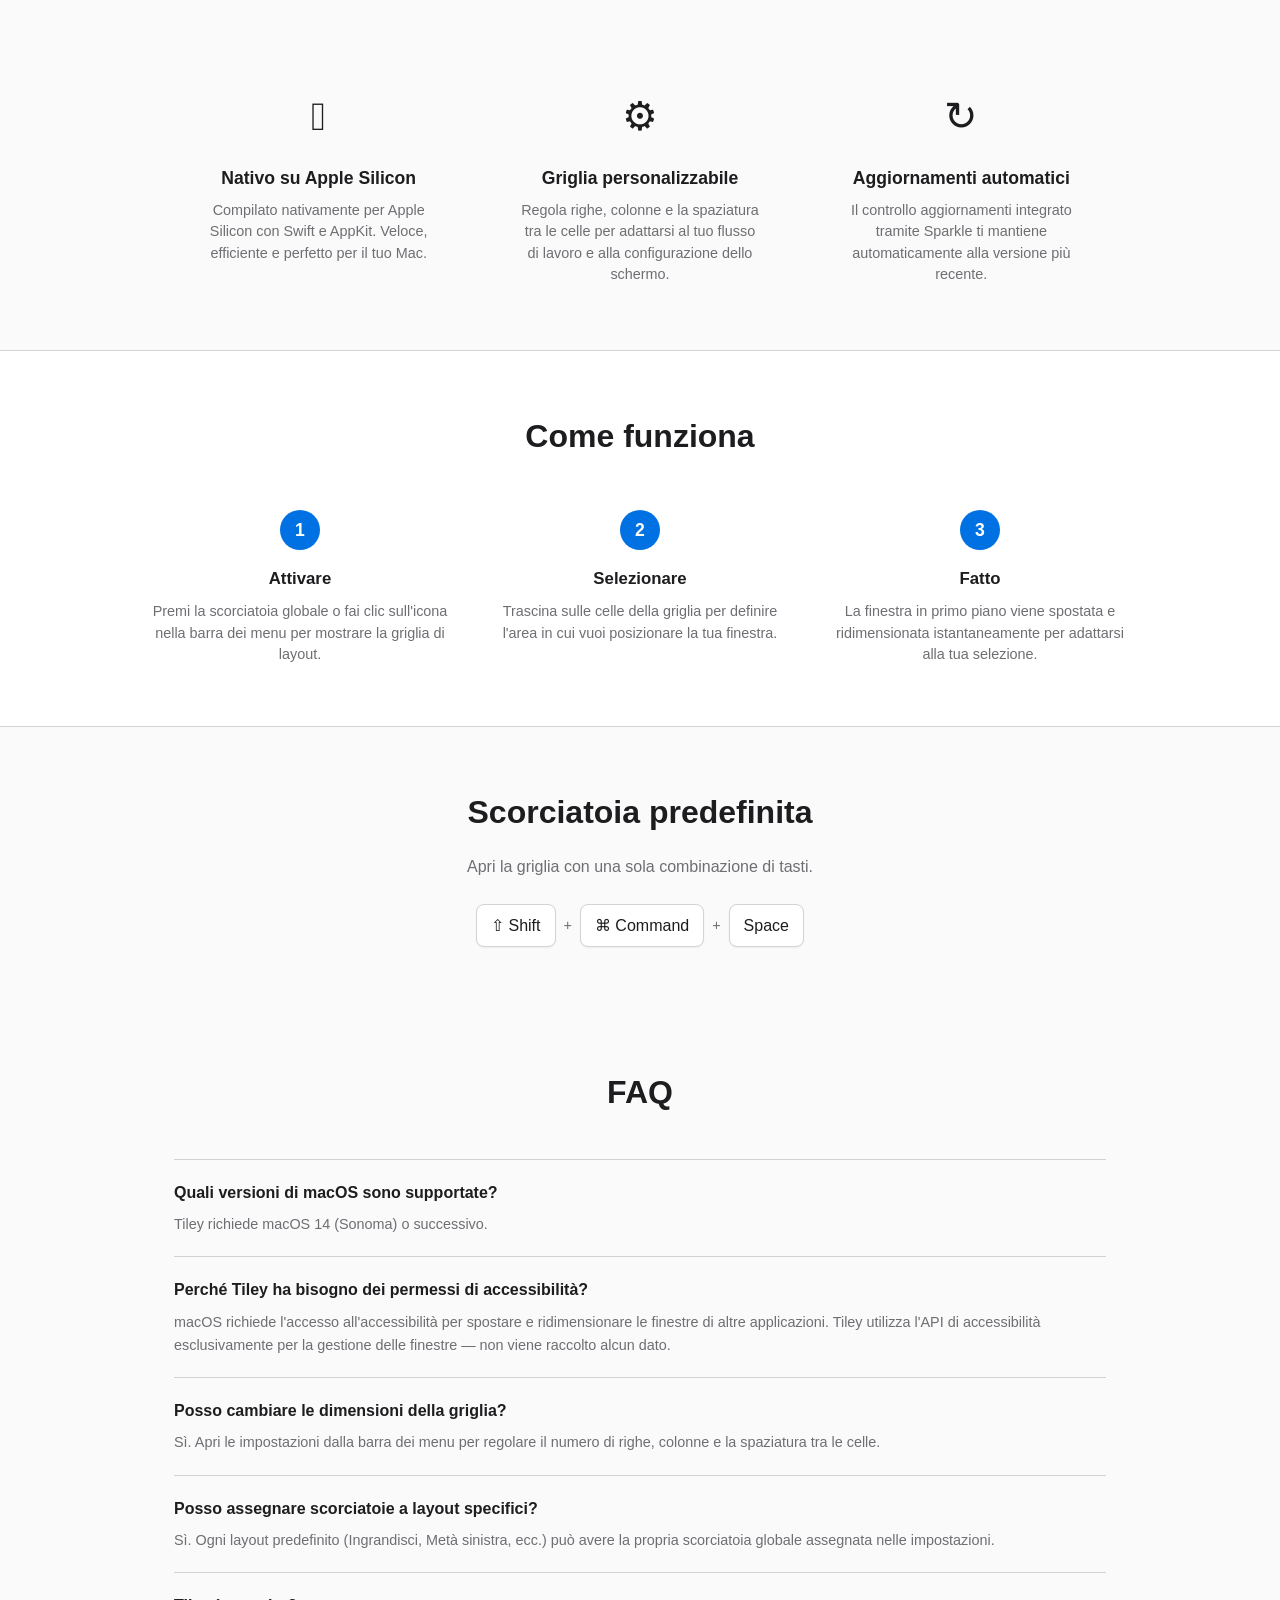
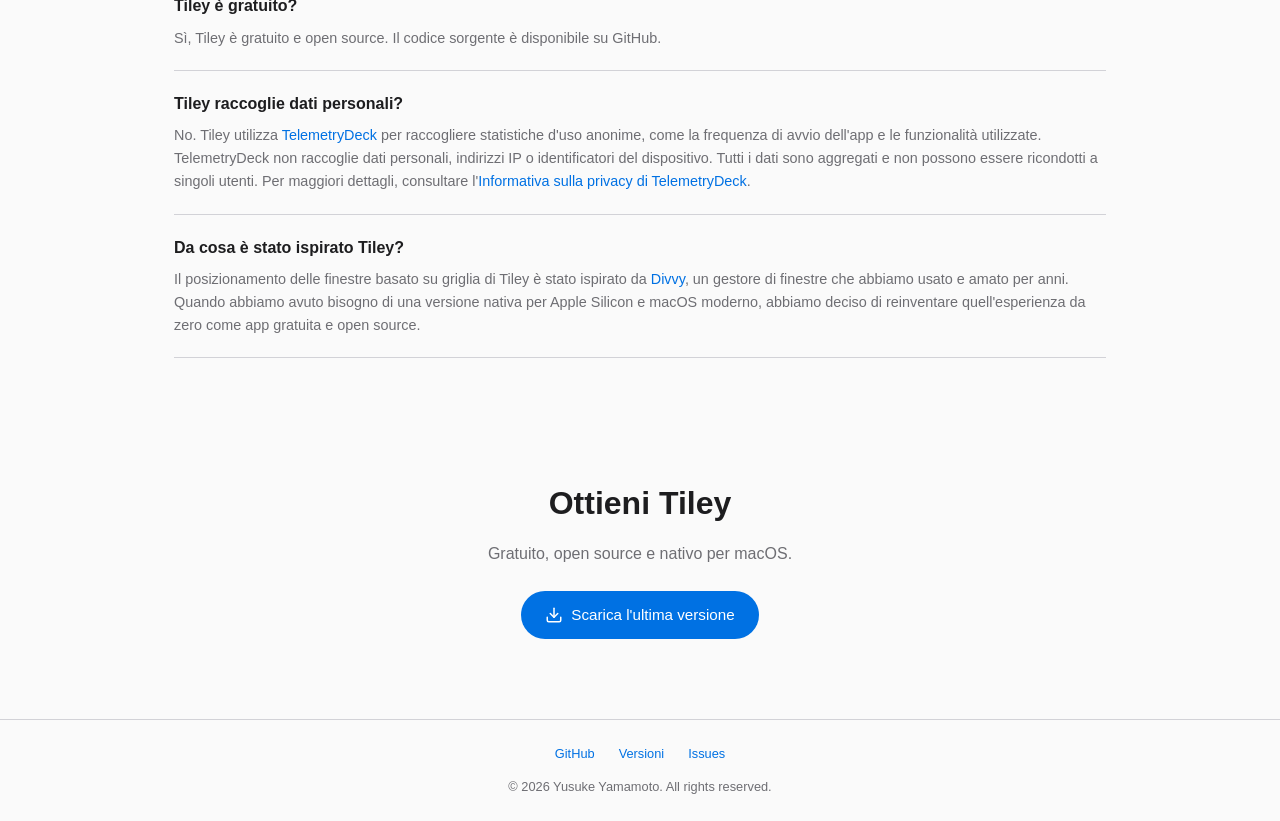
<file: docs/it/index.html>
<!DOCTYPE html>
<html lang="it">
<head>
  <meta charset="UTF-8">
  <meta name="viewport" content="width=device-width, initial-scale=1.0">
  <title>Tiley — Organizza le tue finestre con facilità</title>
  <meta name="description" content="Un gestore di finestre macOS gratuito e open source, sviluppato nativamente per Apple Silicon. Trascina una griglia per organizzare le tue finestre.">
  <meta name="keywords" content="Tiley, Divvy, alternativa a Divvy, gestore di finestre, macOS, Apple Silicon, organizzare finestre, griglia, gratuito, open source">
  <meta property="og:title" content="Tiley — Organizza le tue finestre con facilità">
  <meta property="og:description" content="Un gestore di finestre macOS gratuito e open source, nativo per Apple Silicon.">
  <meta property="og:type" content="website">
  <meta property="og:url" content="https://yusuke.github.io/tiley/it/">
  <meta property="og:image" content="https://yusuke.github.io/tiley/assets/images/og-image.png">
  <meta property="og:image:width" content="1200">
  <meta property="og:image:height" content="630">
  <meta name="twitter:card" content="summary_large_image">
  <meta name="twitter:title" content="Tiley — Organizza le tue finestre con facilità">
  <meta name="twitter:description" content="Un gestore di finestre macOS gratuito e open source, nativo per Apple Silicon.">
  <meta name="twitter:image" content="https://yusuke.github.io/tiley/assets/images/og-image.png">
  <link rel="alternate" hreflang="en" href="https://yusuke.github.io/tiley/">
  <link rel="alternate" hreflang="ja" href="https://yusuke.github.io/tiley/ja/">
  <link rel="alternate" hreflang="ko" href="https://yusuke.github.io/tiley/ko/">
  <link rel="alternate" hreflang="zh-Hans" href="https://yusuke.github.io/tiley/zh-Hans/">
  <link rel="alternate" hreflang="zh-Hant" href="https://yusuke.github.io/tiley/zh-Hant/">
  <link rel="alternate" hreflang="es" href="https://yusuke.github.io/tiley/es/">
  <link rel="alternate" hreflang="de" href="https://yusuke.github.io/tiley/de/">
  <link rel="alternate" hreflang="fr" href="https://yusuke.github.io/tiley/fr/">
  <link rel="alternate" hreflang="pt-BR" href="https://yusuke.github.io/tiley/pt-BR/">
  <link rel="alternate" hreflang="ru" href="https://yusuke.github.io/tiley/ru/">
  <link rel="alternate" hreflang="it" href="https://yusuke.github.io/tiley/it/">
  <link rel="alternate" hreflang="x-default" href="https://yusuke.github.io/tiley/">
  <link rel="icon" type="image/png" href="../tiley-favicon.png">
  <link rel="stylesheet" href="../style.css">
</head>
<body>

  <nav class="nav">
    <div class="nav-inner">
      <a href="../" class="nav-brand"><img src="../assets/images/icon.png" alt="Tiley" width="24" height="24">Tiley</a>
      <ul class="nav-links">
        <li><a href="#faq">FAQ</a></li>
        <li><a href="https://github.com/yusuke/tiley" target="_blank" rel="noopener" class="github-icon"><svg viewBox="0 0 16 16" aria-label="GitHub"><path d="M8 0C3.58 0 0 3.58 0 8c0 3.54 2.29 6.53 5.47 7.59.4.07.55-.17.55-.38 0-.19-.01-.82-.01-1.49-2.01.37-2.53-.49-2.69-.94-.09-.23-.48-.94-.82-1.13-.28-.15-.68-.52-.01-.53.63-.01 1.08.58 1.23.82.72 1.21 1.87.87 2.33.66.07-.52.28-.87.51-1.07-1.78-.2-3.64-.89-3.64-3.95 0-.87.31-1.59.82-2.15-.08-.2-.36-1.02.08-2.12 0 0 .67-.21 2.2.82.64-.18 1.32-.27 2-.27s1.36.09 2 .27c1.53-1.04 2.2-.82 2.2-.82.44 1.1.16 1.92.08 2.12.51.56.82 1.27.82 2.15 0 3.07-1.87 3.75-3.65 3.95.29.25.54.73.54 1.48 0 1.07-.01 1.93-.01 2.2 0 .21.15.46.55.38A8.01 8.01 0 0016 8c0-4.42-3.58-8-8-8z"/></svg></a></li>
        <li><a href="https://github.com/sponsors/yusuke" target="_blank" rel="noopener">Diventa sponsor</a></li>
        <li class="lang-switcher">
          <select onchange="location.href=this.value">
            <option value="../">English</option>
            <option value="../ja/">日本語</option>
            <option value="../ko/">한국어</option>
            <option value="../zh-Hans/">简体中文</option>
            <option value="../zh-Hant/">繁體中文</option>
            <option value="../es/">Español</option>
            <option value="../de/">Deutsch</option>
            <option value="../fr/">Français</option>
            <option value="../pt-BR/">Português</option>
            <option value="../ru/">Русский</option>
            <option value="./" selected>Italiano</option>
          </select>
        </li>
      </ul>
    </div>
  </nav>

  <section class="hero">
    <img src="../assets/images/icon.png" alt="Icona dell'app Tiley" class="hero-icon" width="128" height="128">
    <h1>Tiley</h1>
    <p class="tagline">Un'utilità macOS gratuita e semplice per organizzare le tue finestre.<br>Trascina una griglia, posiziona una finestra.</p>
    <div class="hero-actions">
      <a href="https://github.com/yusuke/tiley/releases/latest" class="btn btn-primary download-link">
        <svg viewBox="0 0 24 24" fill="none" stroke="currentColor" stroke-width="2" stroke-linecap="round" stroke-linejoin="round"><path d="M21 15v4a2 2 0 0 1-2 2H5a2 2 0 0 1-2-2v-4"/><polyline points="7 10 12 15 17 10"/><line x1="12" y1="15" x2="12" y2="3"/></svg>
        Scarica
      </a>
    </div>
  </section>

  <section class="screenshot-section">
    <div class="screenshot-window">
      <img src="../assets/images/screenshot-en.webp" alt="Screenshot della griglia di Tiley" loading="lazy">
    </div>
    <p class="screenshot-caption">Seleziona un'area sulla griglia per posizionare la tua finestra.</p>
  </section>

  <section class="features" id="features">
    <h2>Funzionalità</h2>
    <div class="features-grid">
      <div class="feature-card">
        <span class="feature-icon" role="img" aria-label="griglia">&#9638;</span>
        <h3>Griglia sovrapposta</h3>
        <p>Una griglia personalizzabile appare sullo schermo. Trascina per selezionare l'area in cui vuoi posizionare una finestra.</p>
      </div>
      <div class="feature-card">
        <span class="feature-icon" role="img" aria-label="tastiera">&#8984;</span>
        <h3>Scorciatoie globali</h3>
        <p>Mostra la griglia o applica layout predefiniti istantaneamente con scorciatoie da tastiera personalizzabili.</p>
      </div>
      <div class="feature-card">
        <span class="feature-icon" role="img" aria-label="layout">&#9707;</span>
        <h3>Layout predefiniti</h3>
        <p>Salva i layout usati di frequente — metà sinistra, metà destra, ingrandisci e altro — e applicali in un solo passaggio.</p>
      </div>
      <div class="feature-card">
        <span class="feature-icon" role="img" aria-label="Apple Silicon">&#63743;</span>
        <h3>Nativo su Apple Silicon</h3>
        <p>Compilato nativamente per Apple Silicon con Swift e AppKit. Veloce, efficiente e perfetto per il tuo Mac.</p>
      </div>
      <div class="feature-card">
        <span class="feature-icon" role="img" aria-label="personalizzazione">&#9881;</span>
        <h3>Griglia personalizzabile</h3>
        <p>Regola righe, colonne e la spaziatura tra le celle per adattarsi al tuo flusso di lavoro e alla configurazione dello schermo.</p>
      </div>
      <div class="feature-card">
        <span class="feature-icon" role="img" aria-label="aggiornamento">&#8635;</span>
        <h3>Aggiornamenti automatici</h3>
        <p>Il controllo aggiornamenti integrato tramite Sparkle ti mantiene automaticamente alla versione più recente.</p>
      </div>
    </div>
  </section>

  <section class="how-it-works">
    <div class="how-it-works-inner">
      <h2>Come funziona</h2>
      <div class="steps">
        <div class="step">
          <h3>Attivare</h3>
          <p>Premi la scorciatoia globale o fai clic sull'icona nella barra dei menu per mostrare la griglia di layout.</p>
        </div>
        <div class="step">
          <h3>Selezionare</h3>
          <p>Trascina sulle celle della griglia per definire l'area in cui vuoi posizionare la tua finestra.</p>
        </div>
        <div class="step">
          <h3>Fatto</h3>
          <p>La finestra in primo piano viene spostata e ridimensionata istantaneamente per adattarsi alla tua selezione.</p>
        </div>
      </div>
    </div>
  </section>

  <section class="shortcut-section">
    <h2>Scorciatoia predefinita</h2>
    <p>Apri la griglia con una sola combinazione di tasti.</p>
    <div class="kbd-combo">
      <kbd>&#x21E7; Shift</kbd>
      <span class="kbd-plus">+</span>
      <kbd>&#x2318; Command</kbd>
      <span class="kbd-plus">+</span>
      <kbd>Space</kbd>
    </div>
  </section>

  <section class="faq" id="faq">
    <h2>FAQ</h2>
    <div class="faq-item">
      <h3 class="faq-question">Quali versioni di macOS sono supportate?</h3>
      <p class="faq-answer">Tiley richiede macOS 14 (Sonoma) o successivo.</p>
    </div>
    <div class="faq-item">
      <h3 class="faq-question">Perché Tiley ha bisogno dei permessi di accessibilità?</h3>
      <p class="faq-answer">macOS richiede l'accesso all'accessibilità per spostare e ridimensionare le finestre di altre applicazioni. Tiley utilizza l'API di accessibilità esclusivamente per la gestione delle finestre — non viene raccolto alcun dato.</p>
    </div>
    <div class="faq-item">
      <h3 class="faq-question">Posso cambiare le dimensioni della griglia?</h3>
      <p class="faq-answer">Sì. Apri le impostazioni dalla barra dei menu per regolare il numero di righe, colonne e la spaziatura tra le celle.</p>
    </div>
    <div class="faq-item">
      <h3 class="faq-question">Posso assegnare scorciatoie a layout specifici?</h3>
      <p class="faq-answer">Sì. Ogni layout predefinito (Ingrandisci, Metà sinistra, ecc.) può avere la propria scorciatoia globale assegnata nelle impostazioni.</p>
    </div>
    <div class="faq-item">
      <h3 class="faq-question">Tiley è gratuito?</h3>
      <p class="faq-answer">Sì, Tiley è gratuito e open source. Il codice sorgente è disponibile su GitHub.</p>
    </div>
    <div class="faq-item">
      <h3 class="faq-question">Tiley raccoglie dati personali?</h3>
      <p class="faq-answer">No. Tiley utilizza <a href="https://telemetrydeck.com" target="_blank" rel="noopener">TelemetryDeck</a> per raccogliere statistiche d'uso anonime, come la frequenza di avvio dell'app e le funzionalità utilizzate. TelemetryDeck non raccoglie dati personali, indirizzi IP o identificatori del dispositivo. Tutti i dati sono aggregati e non possono essere ricondotti a singoli utenti. Per maggiori dettagli, consultare l'<a href="https://telemetrydeck.com/privacy/" target="_blank" rel="noopener">Informativa sulla privacy di TelemetryDeck</a>.</p>
    </div>
    <div class="faq-item">
      <h3 class="faq-question">Da cosa è stato ispirato Tiley?</h3>
      <p class="faq-answer">Il posizionamento delle finestre basato su griglia di Tiley è stato ispirato da <a href="https://mizage.com/divvy/" target="_blank" rel="noopener">Divvy</a>, un gestore di finestre che abbiamo usato e amato per anni. Quando abbiamo avuto bisogno di una versione nativa per Apple Silicon e macOS moderno, abbiamo deciso di reinventare quell'esperienza da zero come app gratuita e open source.</p>
    </div>
  </section>

  <section class="cta">
    <h2>Ottieni Tiley</h2>
    <p>Gratuito, open source e nativo per macOS.</p>
    <a href="https://github.com/yusuke/tiley/releases/latest" class="btn btn-primary download-link">
      <svg viewBox="0 0 24 24" fill="none" stroke="currentColor" stroke-width="2" stroke-linecap="round" stroke-linejoin="round"><path d="M21 15v4a2 2 0 0 1-2 2H5a2 2 0 0 1-2-2v-4"/><polyline points="7 10 12 15 17 10"/><line x1="12" y1="15" x2="12" y2="3"/></svg>
      Scarica l'ultima versione
    </a>
  </section>

  <footer class="footer">
    <div class="footer-links">
      <a href="https://github.com/yusuke/tiley" target="_blank" rel="noopener">GitHub</a>
      <a href="https://github.com/yusuke/tiley/releases" target="_blank" rel="noopener">Versioni</a>
      <a href="https://github.com/yusuke/tiley/issues" target="_blank" rel="noopener">Issues</a>
    </div>
    <p>&copy; 2026 Yusuke Yamamoto. All rights reserved.</p>
  </footer>

  <script src="../download.js"></script>
</body>
</html>
</file>
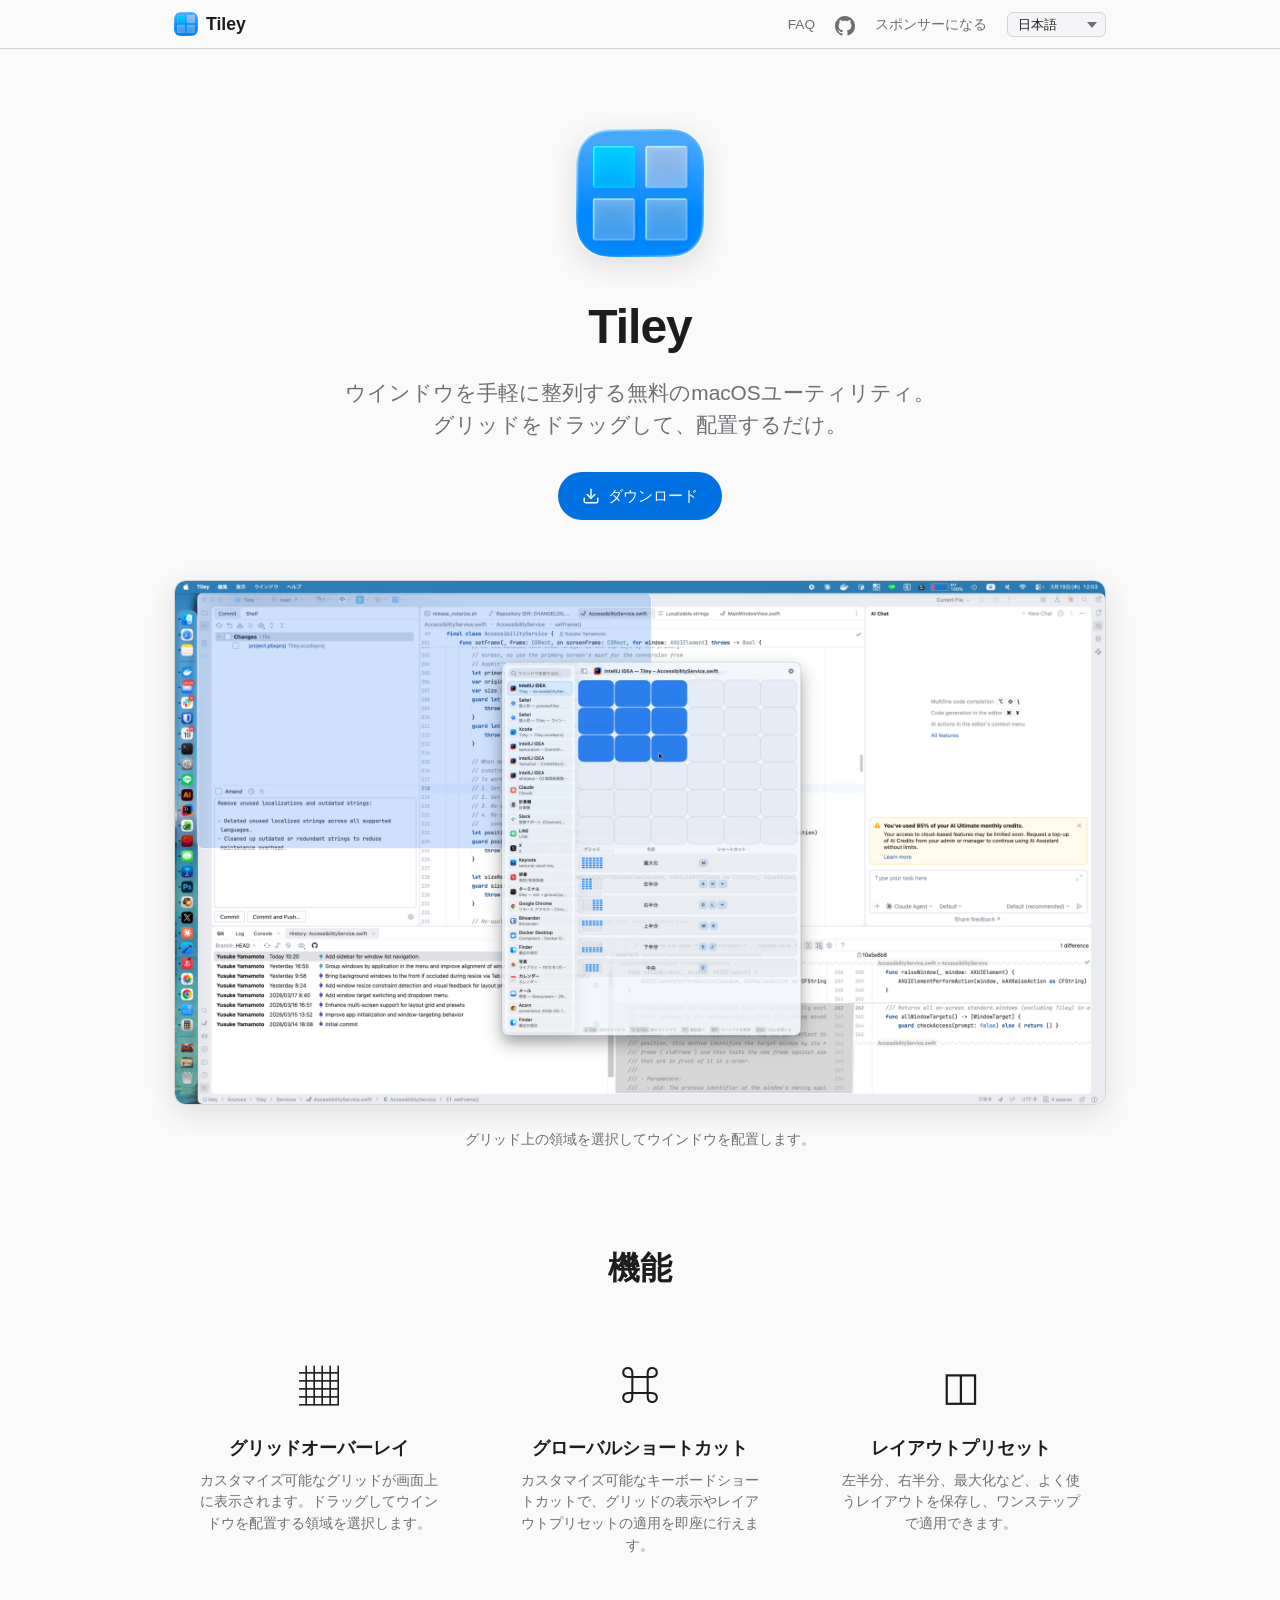
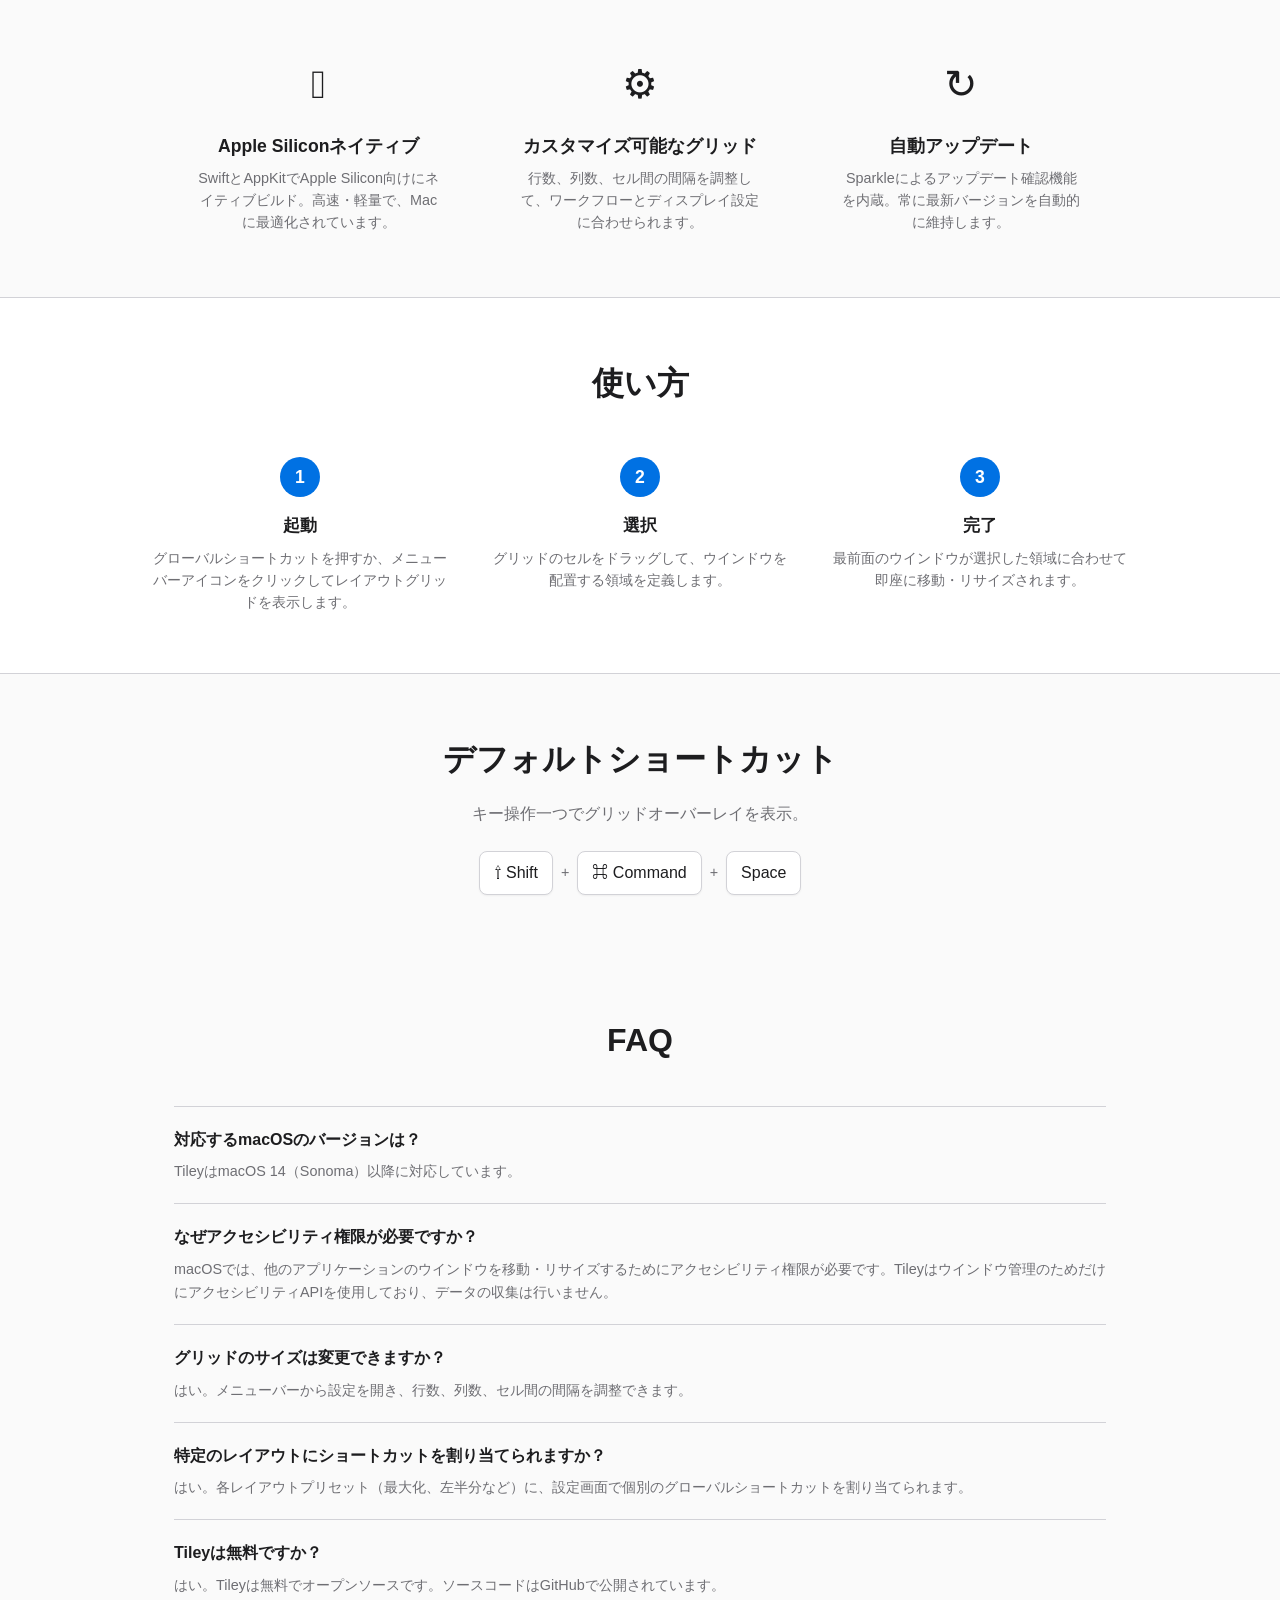
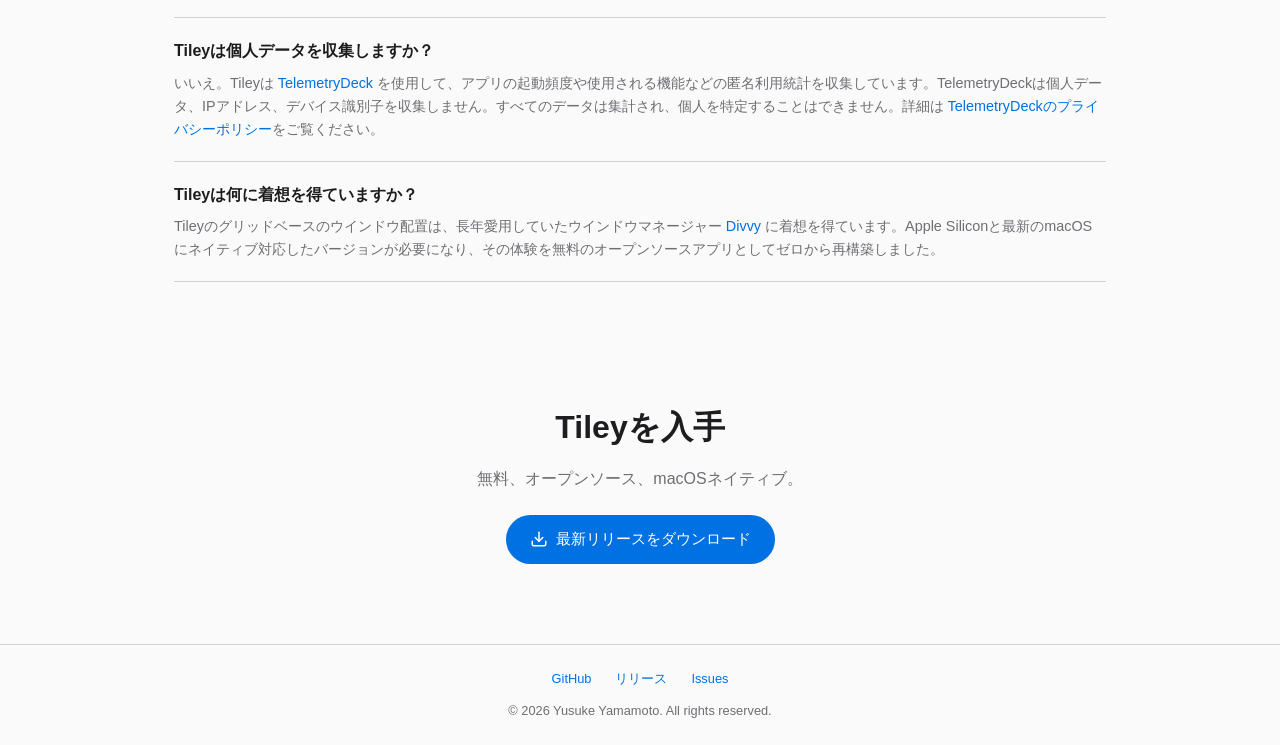
<file: docs/ja/index.html>
<!DOCTYPE html>
<html lang="ja">
<head>
  <meta charset="UTF-8">
  <meta name="viewport" content="width=device-width, initial-scale=1.0">
  <title>Tiley — ウインドウを、手軽に整列</title>
  <meta name="description" content="Apple Siliconネイティブ対応の無料macOSウインドウマネージャー。グリッドをドラッグして、ウインドウを手軽に整列。">
  <meta name="keywords" content="Tiley, Divvy, Divvy代替, ウインドウマネージャー, macOS, Apple Silicon, ウインドウ整列, グリッド, 無料, オープンソース">
  <meta property="og:title" content="Tiley — ウインドウを、手軽に整列">
  <meta property="og:description" content="Apple Siliconネイティブ対応の無料macOSウインドウマネージャー。">
  <meta property="og:type" content="website">
  <meta property="og:url" content="https://yusuke.github.io/tiley/ja/">
  <meta property="og:image" content="https://yusuke.github.io/tiley/assets/images/og-image.png">
  <meta property="og:image:width" content="1200">
  <meta property="og:image:height" content="630">
  <meta name="twitter:card" content="summary_large_image">
  <meta name="twitter:title" content="Tiley — ウインドウを、手軽に整列">
  <meta name="twitter:description" content="Apple Siliconネイティブ対応の無料macOSウインドウマネージャー。">
  <meta name="twitter:image" content="https://yusuke.github.io/tiley/assets/images/og-image.png">
  <link rel="alternate" hreflang="en" href="https://yusuke.github.io/tiley/">
  <link rel="alternate" hreflang="ja" href="https://yusuke.github.io/tiley/ja/">
  <link rel="alternate" hreflang="ko" href="https://yusuke.github.io/tiley/ko/">
  <link rel="alternate" hreflang="zh-Hans" href="https://yusuke.github.io/tiley/zh-Hans/">
  <link rel="alternate" hreflang="zh-Hant" href="https://yusuke.github.io/tiley/zh-Hant/">
  <link rel="alternate" hreflang="es" href="https://yusuke.github.io/tiley/es/">
  <link rel="alternate" hreflang="de" href="https://yusuke.github.io/tiley/de/">
  <link rel="alternate" hreflang="fr" href="https://yusuke.github.io/tiley/fr/">
  <link rel="alternate" hreflang="pt-BR" href="https://yusuke.github.io/tiley/pt-BR/">
  <link rel="alternate" hreflang="ru" href="https://yusuke.github.io/tiley/ru/">
  <link rel="alternate" hreflang="it" href="https://yusuke.github.io/tiley/it/">
  <link rel="alternate" hreflang="x-default" href="https://yusuke.github.io/tiley/">
  <link rel="icon" type="image/png" href="../tiley-favicon.png">
  <link rel="stylesheet" href="../style.css">
</head>
<body>

  <nav class="nav">
    <div class="nav-inner">
      <a href="../" class="nav-brand"><img src="../assets/images/icon.png" alt="Tiley" width="24" height="24">Tiley</a>
      <ul class="nav-links">
        <li><a href="#faq">FAQ</a></li>
        <li><a href="https://github.com/yusuke/tiley" target="_blank" rel="noopener" class="github-icon"><svg viewBox="0 0 16 16" aria-label="GitHub"><path d="M8 0C3.58 0 0 3.58 0 8c0 3.54 2.29 6.53 5.47 7.59.4.07.55-.17.55-.38 0-.19-.01-.82-.01-1.49-2.01.37-2.53-.49-2.69-.94-.09-.23-.48-.94-.82-1.13-.28-.15-.68-.52-.01-.53.63-.01 1.08.58 1.23.82.72 1.21 1.87.87 2.33.66.07-.52.28-.87.51-1.07-1.78-.2-3.64-.89-3.64-3.95 0-.87.31-1.59.82-2.15-.08-.2-.36-1.02.08-2.12 0 0 .67-.21 2.2.82.64-.18 1.32-.27 2-.27s1.36.09 2 .27c1.53-1.04 2.2-.82 2.2-.82.44 1.1.16 1.92.08 2.12.51.56.82 1.27.82 2.15 0 3.07-1.87 3.75-3.65 3.95.29.25.54.73.54 1.48 0 1.07-.01 1.93-.01 2.2 0 .21.15.46.55.38A8.01 8.01 0 0016 8c0-4.42-3.58-8-8-8z"/></svg></a></li>
        <li><a href="https://github.com/sponsors/yusuke" target="_blank" rel="noopener">スポンサーになる</a></li>
        <li class="lang-switcher">
          <select onchange="location.href=this.value">
            <option value="../">English</option>
            <option value="./" selected>日本語</option>
            <option value="../ko/">한국어</option>
            <option value="../zh-Hans/">简体中文</option>
            <option value="../zh-Hant/">繁體中文</option>
            <option value="../es/">Español</option>
            <option value="../de/">Deutsch</option>
            <option value="../fr/">Français</option>
            <option value="../pt-BR/">Português</option>
            <option value="../ru/">Русский</option>
            <option value="../it/">Italiano</option>
          </select>
        </li>
      </ul>
    </div>
  </nav>

  <section class="hero">
    <img src="../assets/images/icon.png" alt="Tileyアプリアイコン" class="hero-icon" width="128" height="128">
    <h1>Tiley</h1>
    <p class="tagline">ウインドウを手軽に整列する無料のmacOSユーティリティ。<br>グリッドをドラッグして、配置するだけ。</p>
    <div class="hero-actions">
      <a href="https://github.com/yusuke/tiley/releases/latest" class="btn btn-primary download-link">
        <svg viewBox="0 0 24 24" fill="none" stroke="currentColor" stroke-width="2" stroke-linecap="round" stroke-linejoin="round"><path d="M21 15v4a2 2 0 0 1-2 2H5a2 2 0 0 1-2-2v-4"/><polyline points="7 10 12 15 17 10"/><line x1="12" y1="15" x2="12" y2="3"/></svg>
        ダウンロード
      </a>
    </div>
  </section>

  <section class="screenshot-section">
    <div class="screenshot-window">
      <img src="../assets/images/screenshot-ja.webp" alt="Tileyグリッドオーバーレイのスクリーンショット" loading="lazy">
    </div>
    <p class="screenshot-caption">グリッド上の領域を選択してウインドウを配置します。</p>
  </section>

  <section class="features" id="features">
    <h2>機能</h2>
    <div class="features-grid">
      <div class="feature-card">
        <span class="feature-icon" role="img" aria-label="グリッド">&#9638;</span>
        <h3>グリッドオーバーレイ</h3>
        <p>カスタマイズ可能なグリッドが画面上に表示されます。ドラッグしてウインドウを配置する領域を選択します。</p>
      </div>
      <div class="feature-card">
        <span class="feature-icon" role="img" aria-label="キーボード">&#8984;</span>
        <h3>グローバルショートカット</h3>
        <p>カスタマイズ可能なキーボードショートカットで、グリッドの表示やレイアウトプリセットの適用を即座に行えます。</p>
      </div>
      <div class="feature-card">
        <span class="feature-icon" role="img" aria-label="レイアウト">&#9707;</span>
        <h3>レイアウトプリセット</h3>
        <p>左半分、右半分、最大化など、よく使うレイアウトを保存し、ワンステップで適用できます。</p>
      </div>
      <div class="feature-card">
        <span class="feature-icon" role="img" aria-label="Apple Silicon">&#63743;</span>
        <h3>Apple Siliconネイティブ</h3>
        <p>SwiftとAppKitでApple Silicon向けにネイティブビルド。高速・軽量で、Macに最適化されています。</p>
      </div>
      <div class="feature-card">
        <span class="feature-icon" role="img" aria-label="カスタマイズ">&#9881;</span>
        <h3>カスタマイズ可能なグリッド</h3>
        <p>行数、列数、セル間の間隔を調整して、ワークフローとディスプレイ設定に合わせられます。</p>
      </div>
      <div class="feature-card">
        <span class="feature-icon" role="img" aria-label="アップデート">&#8635;</span>
        <h3>自動アップデート</h3>
        <p>Sparkleによるアップデート確認機能を内蔵。常に最新バージョンを自動的に維持します。</p>
      </div>
    </div>
  </section>

  <section class="how-it-works">
    <div class="how-it-works-inner">
      <h2>使い方</h2>
      <div class="steps">
        <div class="step">
          <h3>起動</h3>
          <p>グローバルショートカットを押すか、メニューバーアイコンをクリックしてレイアウトグリッドを表示します。</p>
        </div>
        <div class="step">
          <h3>選択</h3>
          <p>グリッドのセルをドラッグして、ウインドウを配置する領域を定義します。</p>
        </div>
        <div class="step">
          <h3>完了</h3>
          <p>最前面のウインドウが選択した領域に合わせて即座に移動・リサイズされます。</p>
        </div>
      </div>
    </div>
  </section>

  <section class="shortcut-section">
    <h2>デフォルトショートカット</h2>
    <p>キー操作一つでグリッドオーバーレイを表示。</p>
    <div class="kbd-combo">
      <kbd>&#x21E7; Shift</kbd>
      <span class="kbd-plus">+</span>
      <kbd>&#x2318; Command</kbd>
      <span class="kbd-plus">+</span>
      <kbd>Space</kbd>
    </div>
  </section>

  <section class="faq" id="faq">
    <h2>FAQ</h2>
    <div class="faq-item">
      <h3 class="faq-question">対応するmacOSのバージョンは？</h3>
      <p class="faq-answer">TileyはmacOS 14（Sonoma）以降に対応しています。</p>
    </div>
    <div class="faq-item">
      <h3 class="faq-question">なぜアクセシビリティ権限が必要ですか？</h3>
      <p class="faq-answer">macOSでは、他のアプリケーションのウインドウを移動・リサイズするためにアクセシビリティ権限が必要です。Tileyはウインドウ管理のためだけにアクセシビリティAPIを使用しており、データの収集は行いません。</p>
    </div>
    <div class="faq-item">
      <h3 class="faq-question">グリッドのサイズは変更できますか？</h3>
      <p class="faq-answer">はい。メニューバーから設定を開き、行数、列数、セル間の間隔を調整できます。</p>
    </div>
    <div class="faq-item">
      <h3 class="faq-question">特定のレイアウトにショートカットを割り当てられますか？</h3>
      <p class="faq-answer">はい。各レイアウトプリセット（最大化、左半分など）に、設定画面で個別のグローバルショートカットを割り当てられます。</p>
    </div>
    <div class="faq-item">
      <h3 class="faq-question">Tileyは無料ですか？</h3>
      <p class="faq-answer">はい。Tileyは無料でオープンソースです。ソースコードはGitHubで公開されています。</p>
    </div>
    <div class="faq-item">
      <h3 class="faq-question">Tileyは個人データを収集しますか？</h3>
      <p class="faq-answer">いいえ。Tileyは <a href="https://telemetrydeck.com" target="_blank" rel="noopener">TelemetryDeck</a> を使用して、アプリの起動頻度や使用される機能などの匿名利用統計を収集しています。TelemetryDeckは個人データ、IPアドレス、デバイス識別子を収集しません。すべてのデータは集計され、個人を特定することはできません。詳細は <a href="https://telemetrydeck.com/privacy/" target="_blank" rel="noopener">TelemetryDeckのプライバシーポリシー</a>をご覧ください。</p>
    </div>
    <div class="faq-item">
      <h3 class="faq-question">Tileyは何に着想を得ていますか？</h3>
      <p class="faq-answer">Tileyのグリッドベースのウインドウ配置は、長年愛用していたウインドウマネージャー <a href="https://mizage.com/divvy/" target="_blank" rel="noopener">Divvy</a> に着想を得ています。Apple Siliconと最新のmacOSにネイティブ対応したバージョンが必要になり、その体験を無料のオープンソースアプリとしてゼロから再構築しました。</p>
    </div>
  </section>

  <section class="cta">
    <h2>Tileyを入手</h2>
    <p>無料、オープンソース、macOSネイティブ。</p>
    <a href="https://github.com/yusuke/tiley/releases/latest" class="btn btn-primary download-link">
      <svg viewBox="0 0 24 24" fill="none" stroke="currentColor" stroke-width="2" stroke-linecap="round" stroke-linejoin="round"><path d="M21 15v4a2 2 0 0 1-2 2H5a2 2 0 0 1-2-2v-4"/><polyline points="7 10 12 15 17 10"/><line x1="12" y1="15" x2="12" y2="3"/></svg>
      最新リリースをダウンロード
    </a>
  </section>

  <footer class="footer">
    <div class="footer-links">
      <a href="https://github.com/yusuke/tiley" target="_blank" rel="noopener">GitHub</a>
      <a href="https://github.com/yusuke/tiley/releases" target="_blank" rel="noopener">リリース</a>
      <a href="https://github.com/yusuke/tiley/issues" target="_blank" rel="noopener">Issues</a>
    </div>
    <p>&copy; 2026 Yusuke Yamamoto. All rights reserved.</p>
  </footer>

  <script src="../download.js"></script>
</body>
</html>
</file>
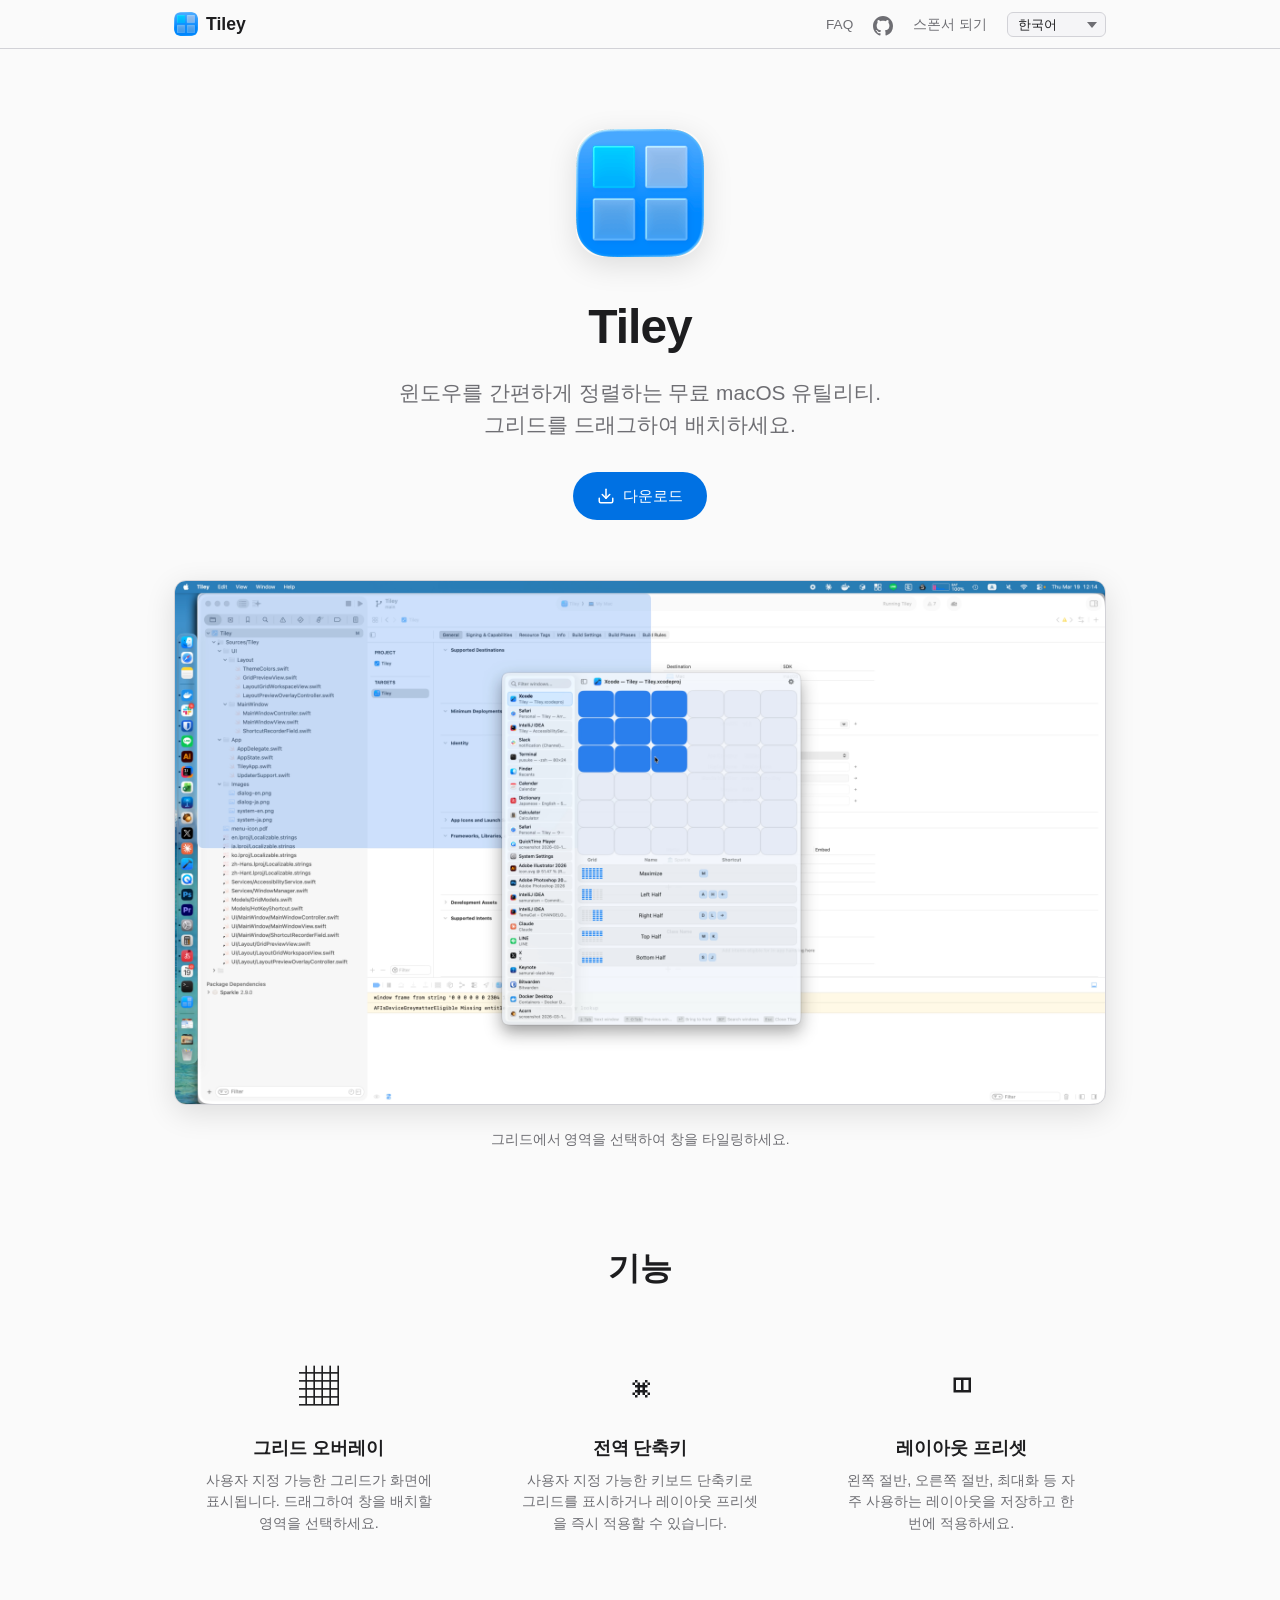
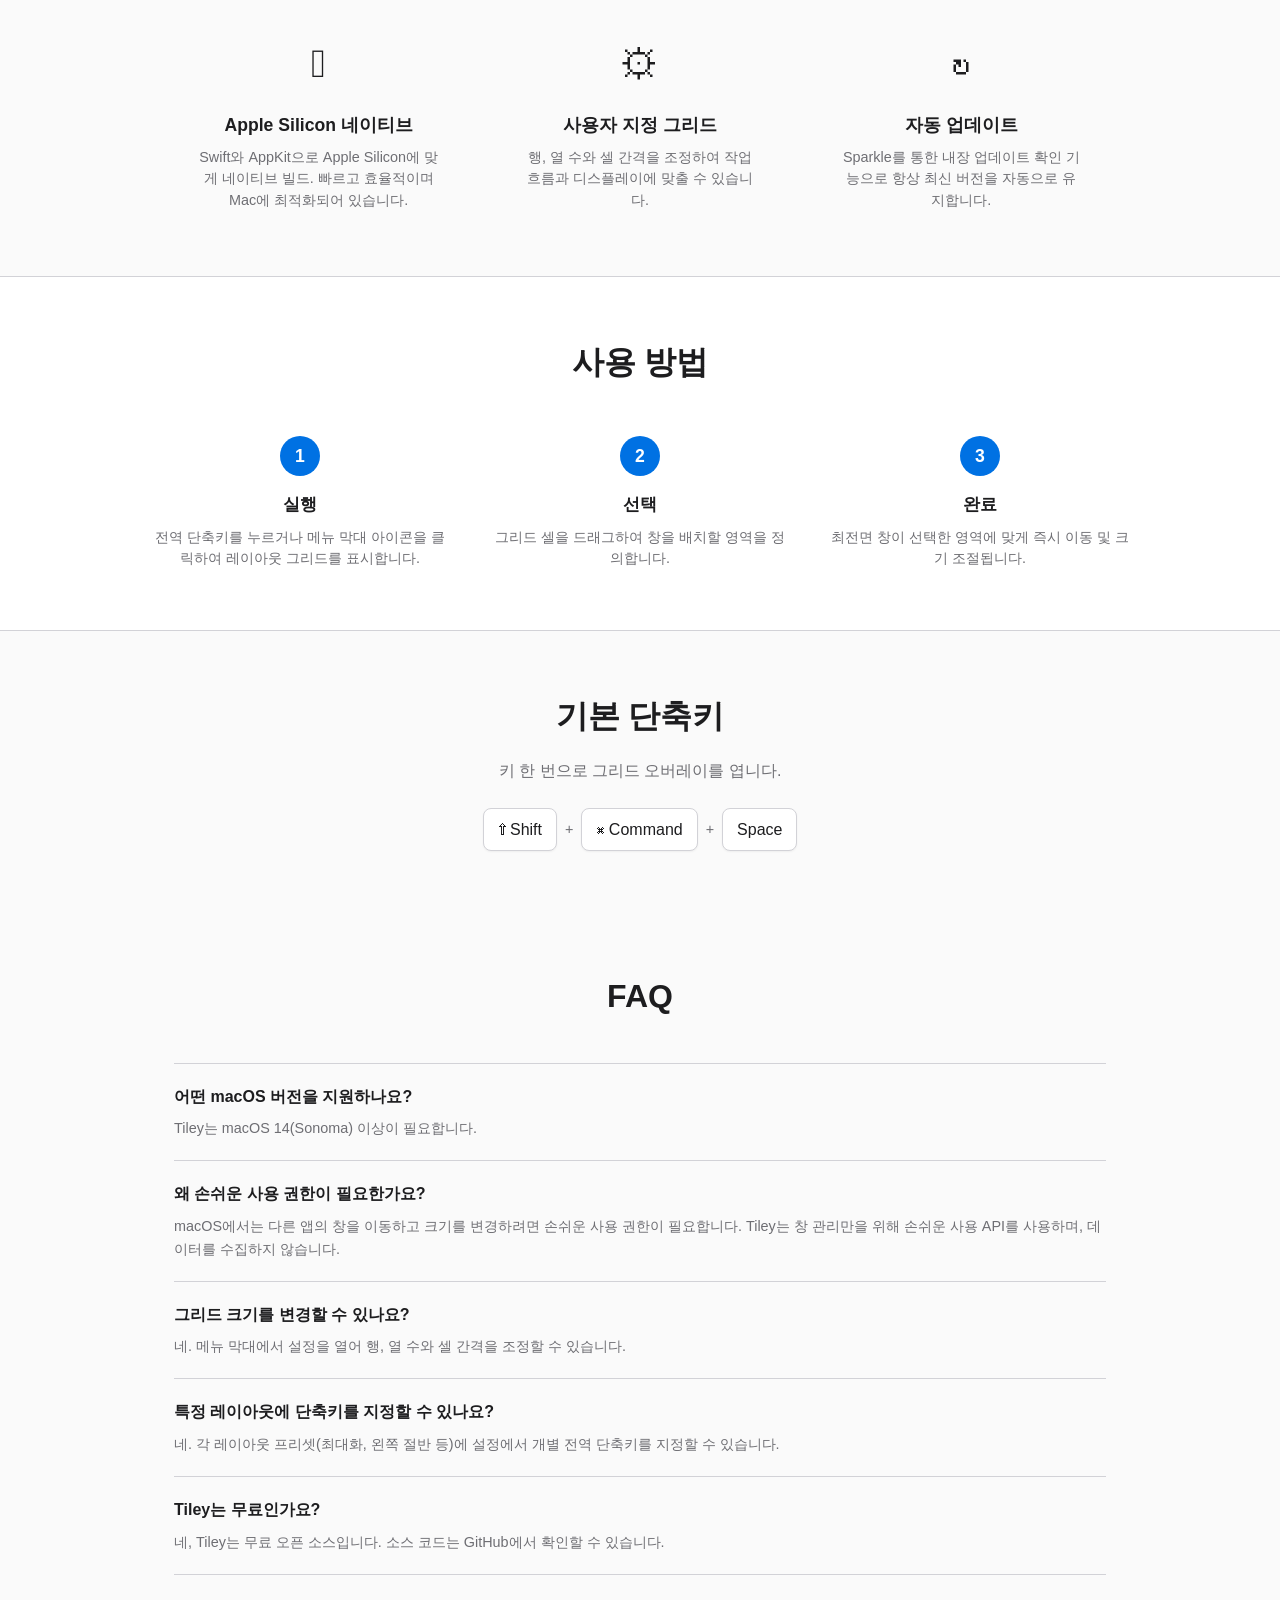
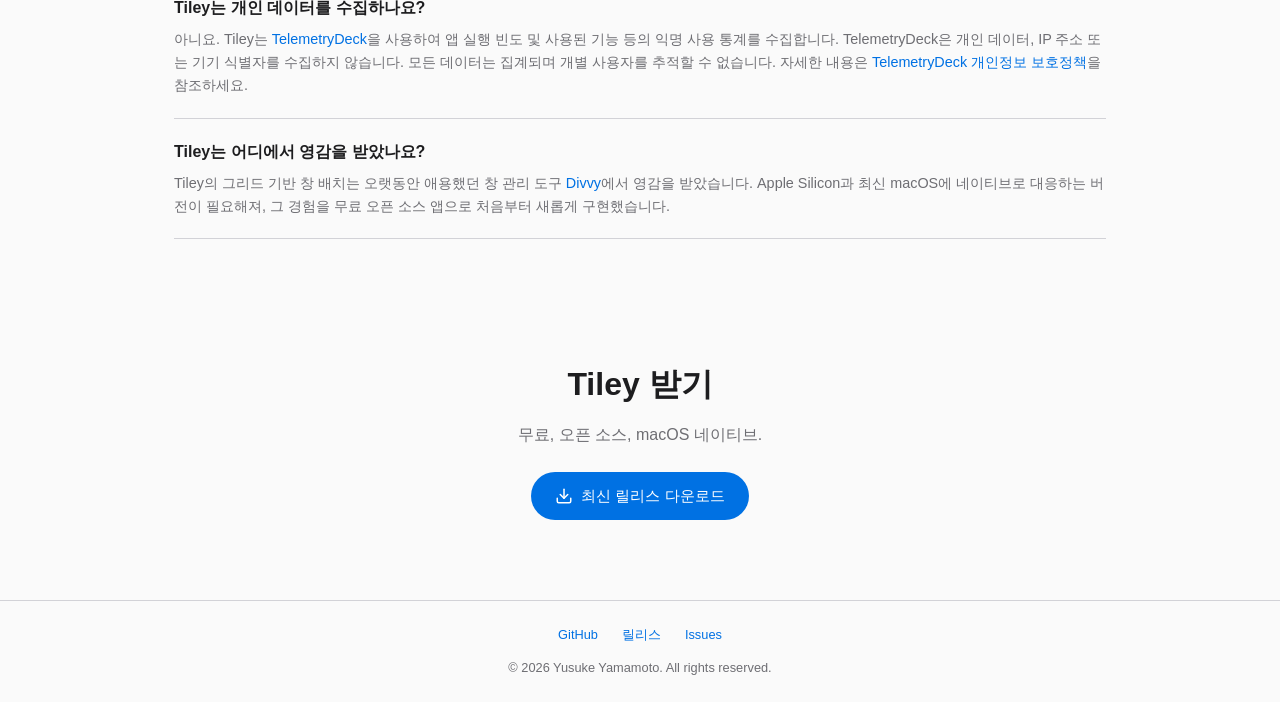
<file: docs/ko/index.html>
<!DOCTYPE html>
<html lang="ko">
<head>
  <meta charset="UTF-8">
  <meta name="viewport" content="width=device-width, initial-scale=1.0">
  <title>Tiley — 윈도우를 간편하게 정렬</title>
  <meta name="description" content="Apple Silicon 네이티브 지원 무료 macOS 윈도우 매니저. 그리드를 드래그하여 윈도우를 간편하게 정렬하세요.">
  <meta name="keywords" content="Tiley, Divvy, Divvy 대안, 윈도우 매니저, macOS, Apple Silicon, 윈도우 정렬, 그리드, 무료, 오픈 소스">
  <meta property="og:title" content="Tiley — 윈도우를 간편하게 정렬">
  <meta property="og:description" content="Apple Silicon 네이티브 지원 무료 macOS 윈도우 매니저.">
  <meta property="og:type" content="website">
  <meta property="og:url" content="https://yusuke.github.io/tiley/ko/">
  <meta property="og:image" content="https://yusuke.github.io/tiley/assets/images/og-image.png">
  <meta property="og:image:width" content="1200">
  <meta property="og:image:height" content="630">
  <meta name="twitter:card" content="summary_large_image">
  <meta name="twitter:title" content="Tiley — 윈도우를 간편하게 정렬">
  <meta name="twitter:description" content="Apple Silicon 네이티브 지원 무료 macOS 윈도우 매니저.">
  <meta name="twitter:image" content="https://yusuke.github.io/tiley/assets/images/og-image.png">
  <link rel="alternate" hreflang="en" href="https://yusuke.github.io/tiley/">
  <link rel="alternate" hreflang="ja" href="https://yusuke.github.io/tiley/ja/">
  <link rel="alternate" hreflang="ko" href="https://yusuke.github.io/tiley/ko/">
  <link rel="alternate" hreflang="zh-Hans" href="https://yusuke.github.io/tiley/zh-Hans/">
  <link rel="alternate" hreflang="zh-Hant" href="https://yusuke.github.io/tiley/zh-Hant/">
  <link rel="alternate" hreflang="es" href="https://yusuke.github.io/tiley/es/">
  <link rel="alternate" hreflang="de" href="https://yusuke.github.io/tiley/de/">
  <link rel="alternate" hreflang="fr" href="https://yusuke.github.io/tiley/fr/">
  <link rel="alternate" hreflang="pt-BR" href="https://yusuke.github.io/tiley/pt-BR/">
  <link rel="alternate" hreflang="ru" href="https://yusuke.github.io/tiley/ru/">
  <link rel="alternate" hreflang="it" href="https://yusuke.github.io/tiley/it/">
  <link rel="alternate" hreflang="x-default" href="https://yusuke.github.io/tiley/">
  <link rel="icon" type="image/png" href="../tiley-favicon.png">
  <link rel="stylesheet" href="../style.css">
</head>
<body>

  <nav class="nav">
    <div class="nav-inner">
      <a href="../" class="nav-brand"><img src="../assets/images/icon.png" alt="Tiley" width="24" height="24">Tiley</a>
      <ul class="nav-links">
        <li><a href="#faq">FAQ</a></li>
        <li><a href="https://github.com/yusuke/tiley" target="_blank" rel="noopener" class="github-icon"><svg viewBox="0 0 16 16" aria-label="GitHub"><path d="M8 0C3.58 0 0 3.58 0 8c0 3.54 2.29 6.53 5.47 7.59.4.07.55-.17.55-.38 0-.19-.01-.82-.01-1.49-2.01.37-2.53-.49-2.69-.94-.09-.23-.48-.94-.82-1.13-.28-.15-.68-.52-.01-.53.63-.01 1.08.58 1.23.82.72 1.21 1.87.87 2.33.66.07-.52.28-.87.51-1.07-1.78-.2-3.64-.89-3.64-3.95 0-.87.31-1.59.82-2.15-.08-.2-.36-1.02.08-2.12 0 0 .67-.21 2.2.82.64-.18 1.32-.27 2-.27s1.36.09 2 .27c1.53-1.04 2.2-.82 2.2-.82.44 1.1.16 1.92.08 2.12.51.56.82 1.27.82 2.15 0 3.07-1.87 3.75-3.65 3.95.29.25.54.73.54 1.48 0 1.07-.01 1.93-.01 2.2 0 .21.15.46.55.38A8.01 8.01 0 0016 8c0-4.42-3.58-8-8-8z"/></svg></a></li>
        <li><a href="https://github.com/sponsors/yusuke" target="_blank" rel="noopener">스폰서 되기</a></li>
        <li class="lang-switcher">
          <select onchange="location.href=this.value">
            <option value="../">English</option>
            <option value="../ja/">日本語</option>
            <option value="./" selected>한국어</option>
            <option value="../zh-Hans/">简体中文</option>
            <option value="../zh-Hant/">繁體中文</option>
            <option value="../es/">Español</option>
            <option value="../de/">Deutsch</option>
            <option value="../fr/">Français</option>
            <option value="../pt-BR/">Português</option>
            <option value="../ru/">Русский</option>
            <option value="../it/">Italiano</option>
          </select>
        </li>
      </ul>
    </div>
  </nav>

  <section class="hero">
    <img src="../assets/images/icon.png" alt="Tiley 앱 아이콘" class="hero-icon" width="128" height="128">
    <h1>Tiley</h1>
    <p class="tagline">윈도우를 간편하게 정렬하는 무료 macOS 유틸리티.<br>그리드를 드래그하여 배치하세요.</p>
    <div class="hero-actions">
      <a href="https://github.com/yusuke/tiley/releases/latest" class="btn btn-primary download-link">
        <svg viewBox="0 0 24 24" fill="none" stroke="currentColor" stroke-width="2" stroke-linecap="round" stroke-linejoin="round"><path d="M21 15v4a2 2 0 0 1-2 2H5a2 2 0 0 1-2-2v-4"/><polyline points="7 10 12 15 17 10"/><line x1="12" y1="15" x2="12" y2="3"/></svg>
        다운로드
      </a>
    </div>
  </section>

  <section class="screenshot-section">
    <div class="screenshot-window">
      <img src="../assets/images/screenshot-en.webp" alt="Tiley 그리드 오버레이 스크린샷" loading="lazy">
    </div>
    <p class="screenshot-caption">그리드에서 영역을 선택하여 창을 타일링하세요.</p>
  </section>

  <section class="features" id="features">
    <h2>기능</h2>
    <div class="features-grid">
      <div class="feature-card">
        <span class="feature-icon" role="img" aria-label="그리드">&#9638;</span>
        <h3>그리드 오버레이</h3>
        <p>사용자 지정 가능한 그리드가 화면에 표시됩니다. 드래그하여 창을 배치할 영역을 선택하세요.</p>
      </div>
      <div class="feature-card">
        <span class="feature-icon" role="img" aria-label="키보드">&#8984;</span>
        <h3>전역 단축키</h3>
        <p>사용자 지정 가능한 키보드 단축키로 그리드를 표시하거나 레이아웃 프리셋을 즉시 적용할 수 있습니다.</p>
      </div>
      <div class="feature-card">
        <span class="feature-icon" role="img" aria-label="레이아웃">&#9707;</span>
        <h3>레이아웃 프리셋</h3>
        <p>왼쪽 절반, 오른쪽 절반, 최대화 등 자주 사용하는 레이아웃을 저장하고 한 번에 적용하세요.</p>
      </div>
      <div class="feature-card">
        <span class="feature-icon" role="img" aria-label="Apple Silicon">&#63743;</span>
        <h3>Apple Silicon 네이티브</h3>
        <p>Swift와 AppKit으로 Apple Silicon에 맞게 네이티브 빌드. 빠르고 효율적이며 Mac에 최적화되어 있습니다.</p>
      </div>
      <div class="feature-card">
        <span class="feature-icon" role="img" aria-label="사용자 지정">&#9881;</span>
        <h3>사용자 지정 그리드</h3>
        <p>행, 열 수와 셀 간격을 조정하여 작업 흐름과 디스플레이에 맞출 수 있습니다.</p>
      </div>
      <div class="feature-card">
        <span class="feature-icon" role="img" aria-label="업데이트">&#8635;</span>
        <h3>자동 업데이트</h3>
        <p>Sparkle를 통한 내장 업데이트 확인 기능으로 항상 최신 버전을 자동으로 유지합니다.</p>
      </div>
    </div>
  </section>

  <section class="how-it-works">
    <div class="how-it-works-inner">
      <h2>사용 방법</h2>
      <div class="steps">
        <div class="step">
          <h3>실행</h3>
          <p>전역 단축키를 누르거나 메뉴 막대 아이콘을 클릭하여 레이아웃 그리드를 표시합니다.</p>
        </div>
        <div class="step">
          <h3>선택</h3>
          <p>그리드 셀을 드래그하여 창을 배치할 영역을 정의합니다.</p>
        </div>
        <div class="step">
          <h3>완료</h3>
          <p>최전면 창이 선택한 영역에 맞게 즉시 이동 및 크기 조절됩니다.</p>
        </div>
      </div>
    </div>
  </section>

  <section class="shortcut-section">
    <h2>기본 단축키</h2>
    <p>키 한 번으로 그리드 오버레이를 엽니다.</p>
    <div class="kbd-combo">
      <kbd>&#x21E7; Shift</kbd>
      <span class="kbd-plus">+</span>
      <kbd>&#x2318; Command</kbd>
      <span class="kbd-plus">+</span>
      <kbd>Space</kbd>
    </div>
  </section>

  <section class="faq" id="faq">
    <h2>FAQ</h2>
    <div class="faq-item">
      <h3 class="faq-question">어떤 macOS 버전을 지원하나요?</h3>
      <p class="faq-answer">Tiley는 macOS 14(Sonoma) 이상이 필요합니다.</p>
    </div>
    <div class="faq-item">
      <h3 class="faq-question">왜 손쉬운 사용 권한이 필요한가요?</h3>
      <p class="faq-answer">macOS에서는 다른 앱의 창을 이동하고 크기를 변경하려면 손쉬운 사용 권한이 필요합니다. Tiley는 창 관리만을 위해 손쉬운 사용 API를 사용하며, 데이터를 수집하지 않습니다.</p>
    </div>
    <div class="faq-item">
      <h3 class="faq-question">그리드 크기를 변경할 수 있나요?</h3>
      <p class="faq-answer">네. 메뉴 막대에서 설정을 열어 행, 열 수와 셀 간격을 조정할 수 있습니다.</p>
    </div>
    <div class="faq-item">
      <h3 class="faq-question">특정 레이아웃에 단축키를 지정할 수 있나요?</h3>
      <p class="faq-answer">네. 각 레이아웃 프리셋(최대화, 왼쪽 절반 등)에 설정에서 개별 전역 단축키를 지정할 수 있습니다.</p>
    </div>
    <div class="faq-item">
      <h3 class="faq-question">Tiley는 무료인가요?</h3>
      <p class="faq-answer">네, Tiley는 무료 오픈 소스입니다. 소스 코드는 GitHub에서 확인할 수 있습니다.</p>
    </div>
    <div class="faq-item">
      <h3 class="faq-question">Tiley는 개인 데이터를 수집하나요?</h3>
      <p class="faq-answer">아니요. Tiley는 <a href="https://telemetrydeck.com" target="_blank" rel="noopener">TelemetryDeck</a>을 사용하여 앱 실행 빈도 및 사용된 기능 등의 익명 사용 통계를 수집합니다. TelemetryDeck은 개인 데이터, IP 주소 또는 기기 식별자를 수집하지 않습니다. 모든 데이터는 집계되며 개별 사용자를 추적할 수 없습니다. 자세한 내용은 <a href="https://telemetrydeck.com/privacy/" target="_blank" rel="noopener">TelemetryDeck 개인정보 보호정책</a>을 참조하세요.</p>
    </div>
    <div class="faq-item">
      <h3 class="faq-question">Tiley는 어디에서 영감을 받았나요?</h3>
      <p class="faq-answer">Tiley의 그리드 기반 창 배치는 오랫동안 애용했던 창 관리 도구 <a href="https://mizage.com/divvy/" target="_blank" rel="noopener">Divvy</a>에서 영감을 받았습니다. Apple Silicon과 최신 macOS에 네이티브로 대응하는 버전이 필요해져, 그 경험을 무료 오픈 소스 앱으로 처음부터 새롭게 구현했습니다.</p>
    </div>
  </section>

  <section class="cta">
    <h2>Tiley 받기</h2>
    <p>무료, 오픈 소스, macOS 네이티브.</p>
    <a href="https://github.com/yusuke/tiley/releases/latest" class="btn btn-primary download-link">
      <svg viewBox="0 0 24 24" fill="none" stroke="currentColor" stroke-width="2" stroke-linecap="round" stroke-linejoin="round"><path d="M21 15v4a2 2 0 0 1-2 2H5a2 2 0 0 1-2-2v-4"/><polyline points="7 10 12 15 17 10"/><line x1="12" y1="15" x2="12" y2="3"/></svg>
      최신 릴리스 다운로드
    </a>
  </section>

  <footer class="footer">
    <div class="footer-links">
      <a href="https://github.com/yusuke/tiley" target="_blank" rel="noopener">GitHub</a>
      <a href="https://github.com/yusuke/tiley/releases" target="_blank" rel="noopener">릴리스</a>
      <a href="https://github.com/yusuke/tiley/issues" target="_blank" rel="noopener">Issues</a>
    </div>
    <p>&copy; 2026 Yusuke Yamamoto. All rights reserved.</p>
  </footer>

  <script src="../download.js"></script>
</body>
</html>
</file>
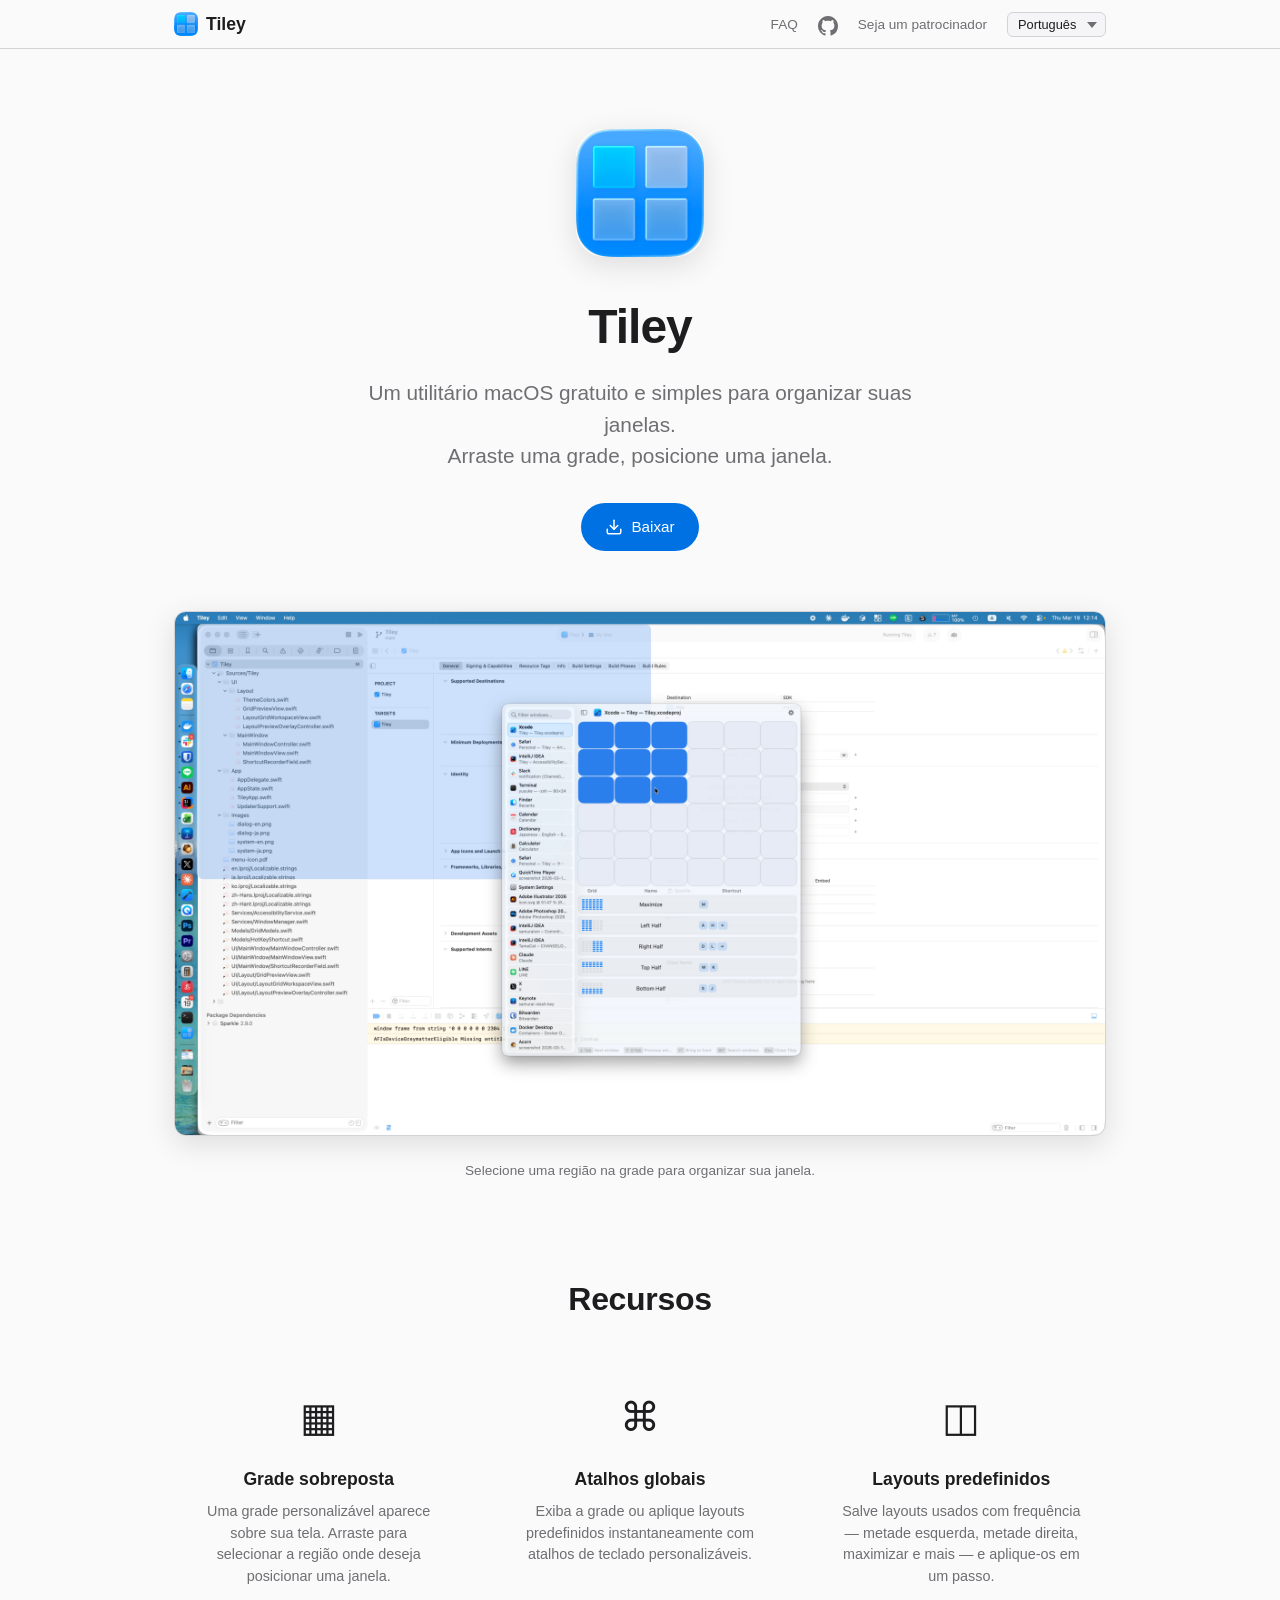
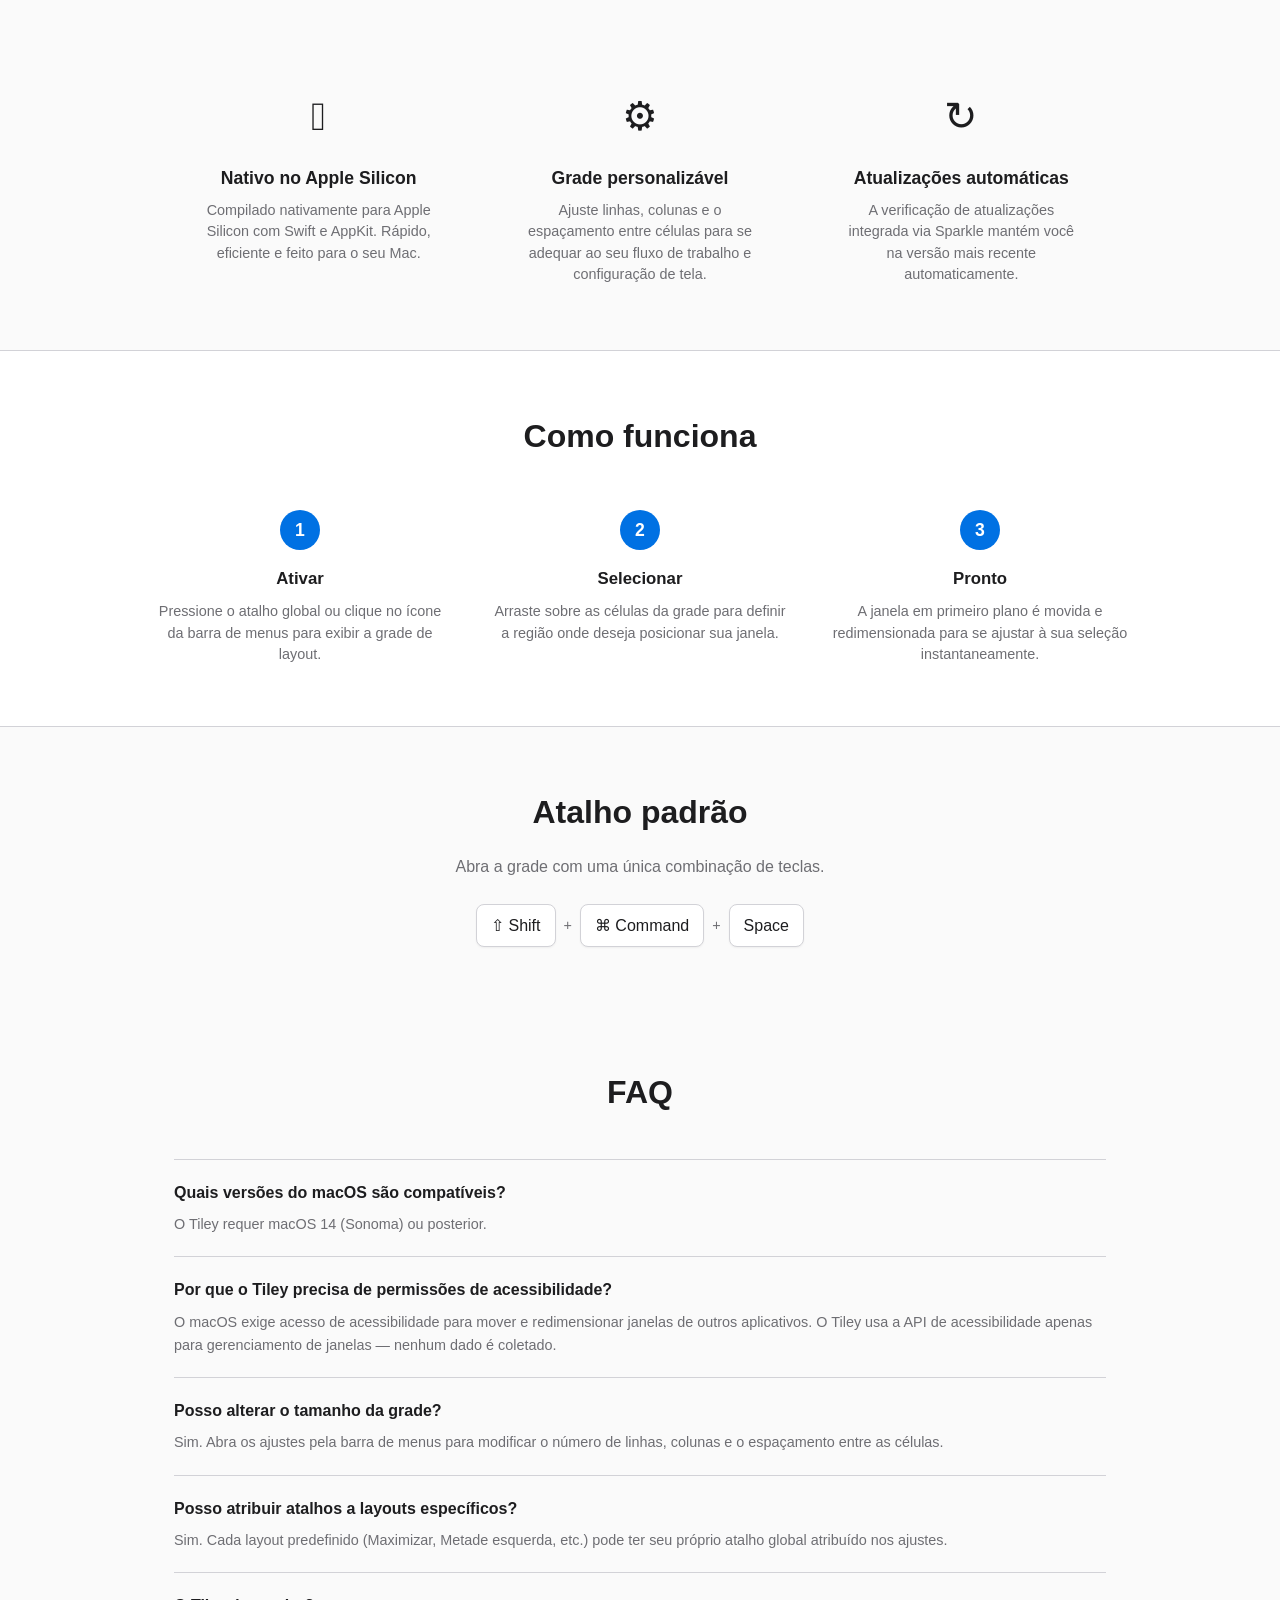
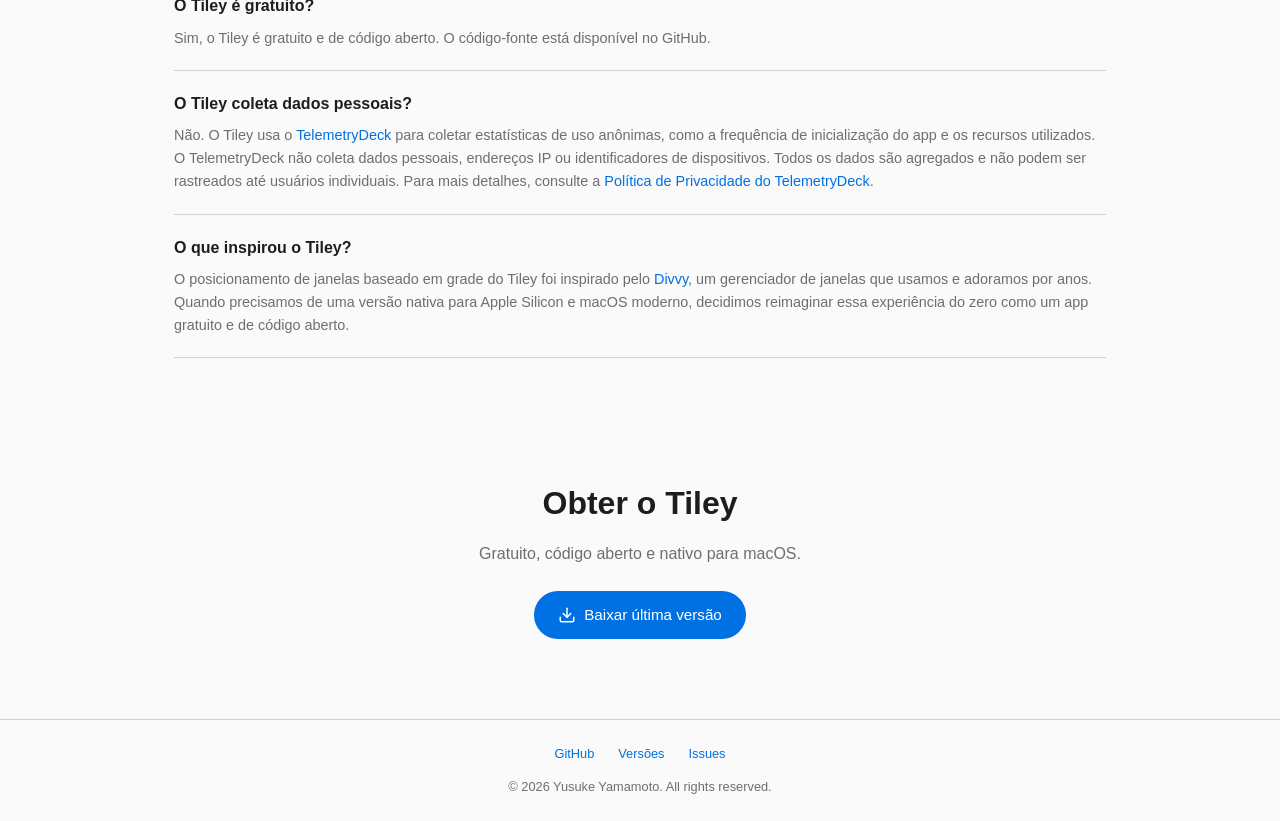
<file: docs/pt-BR/index.html>
<!DOCTYPE html>
<html lang="pt-BR">
<head>
  <meta charset="UTF-8">
  <meta name="viewport" content="width=device-width, initial-scale=1.0">
  <title>Tiley — Organize suas janelas com facilidade</title>
  <meta name="description" content="Um gerenciador de janelas macOS gratuito e de código aberto, desenvolvido nativamente para Apple Silicon. Arraste uma grade para organizar suas janelas.">
  <meta name="keywords" content="Tiley, Divvy, alternativa ao Divvy, gerenciador de janelas, macOS, Apple Silicon, organizar janelas, grade, gratuito, código aberto">
  <meta property="og:title" content="Tiley — Organize suas janelas com facilidade">
  <meta property="og:description" content="Um gerenciador de janelas macOS gratuito e de código aberto, nativo para Apple Silicon.">
  <meta property="og:type" content="website">
  <meta property="og:url" content="https://yusuke.github.io/tiley/pt-BR/">
  <meta property="og:image" content="https://yusuke.github.io/tiley/assets/images/og-image.png">
  <meta property="og:image:width" content="1200">
  <meta property="og:image:height" content="630">
  <meta name="twitter:card" content="summary_large_image">
  <meta name="twitter:title" content="Tiley — Organize suas janelas com facilidade">
  <meta name="twitter:description" content="Um gerenciador de janelas macOS gratuito e de código aberto, nativo para Apple Silicon.">
  <meta name="twitter:image" content="https://yusuke.github.io/tiley/assets/images/og-image.png">
  <link rel="alternate" hreflang="en" href="https://yusuke.github.io/tiley/">
  <link rel="alternate" hreflang="ja" href="https://yusuke.github.io/tiley/ja/">
  <link rel="alternate" hreflang="ko" href="https://yusuke.github.io/tiley/ko/">
  <link rel="alternate" hreflang="zh-Hans" href="https://yusuke.github.io/tiley/zh-Hans/">
  <link rel="alternate" hreflang="zh-Hant" href="https://yusuke.github.io/tiley/zh-Hant/">
  <link rel="alternate" hreflang="es" href="https://yusuke.github.io/tiley/es/">
  <link rel="alternate" hreflang="de" href="https://yusuke.github.io/tiley/de/">
  <link rel="alternate" hreflang="fr" href="https://yusuke.github.io/tiley/fr/">
  <link rel="alternate" hreflang="pt-BR" href="https://yusuke.github.io/tiley/pt-BR/">
  <link rel="alternate" hreflang="ru" href="https://yusuke.github.io/tiley/ru/">
  <link rel="alternate" hreflang="it" href="https://yusuke.github.io/tiley/it/">
  <link rel="alternate" hreflang="x-default" href="https://yusuke.github.io/tiley/">
  <link rel="icon" type="image/png" href="../tiley-tiley-favicon.png">
  <link rel="stylesheet" href="../style.css">
</head>
<body>

  <nav class="nav">
    <div class="nav-inner">
      <a href="../" class="nav-brand"><img src="../assets/images/icon.png" alt="Tiley" width="24" height="24">Tiley</a>
      <ul class="nav-links">
        <li><a href="#faq">FAQ</a></li>
        <li><a href="https://github.com/yusuke/tiley" target="_blank" rel="noopener" class="github-icon"><svg viewBox="0 0 16 16" aria-label="GitHub"><path d="M8 0C3.58 0 0 3.58 0 8c0 3.54 2.29 6.53 5.47 7.59.4.07.55-.17.55-.38 0-.19-.01-.82-.01-1.49-2.01.37-2.53-.49-2.69-.94-.09-.23-.48-.94-.82-1.13-.28-.15-.68-.52-.01-.53.63-.01 1.08.58 1.23.82.72 1.21 1.87.87 2.33.66.07-.52.28-.87.51-1.07-1.78-.2-3.64-.89-3.64-3.95 0-.87.31-1.59.82-2.15-.08-.2-.36-1.02.08-2.12 0 0 .67-.21 2.2.82.64-.18 1.32-.27 2-.27s1.36.09 2 .27c1.53-1.04 2.2-.82 2.2-.82.44 1.1.16 1.92.08 2.12.51.56.82 1.27.82 2.15 0 3.07-1.87 3.75-3.65 3.95.29.25.54.73.54 1.48 0 1.07-.01 1.93-.01 2.2 0 .21.15.46.55.38A8.01 8.01 0 0016 8c0-4.42-3.58-8-8-8z"/></svg></a></li>
        <li><a href="https://github.com/sponsors/yusuke" target="_blank" rel="noopener">Seja um patrocinador</a></li>
        <li class="lang-switcher">
          <select onchange="location.href=this.value">
            <option value="../">English</option>
            <option value="../ja/">日本語</option>
            <option value="../ko/">한국어</option>
            <option value="../zh-Hans/">简体中文</option>
            <option value="../zh-Hant/">繁體中文</option>
            <option value="../es/">Español</option>
            <option value="../de/">Deutsch</option>
            <option value="../fr/">Français</option>
            <option value="./" selected>Português</option>
            <option value="../ru/">Русский</option>
            <option value="../it/">Italiano</option>
          </select>
        </li>
      </ul>
    </div>
  </nav>

  <section class="hero">
    <img src="../assets/images/icon.png" alt="Ícone do app Tiley" class="hero-icon" width="128" height="128">
    <h1>Tiley</h1>
    <p class="tagline">Um utilitário macOS gratuito e simples para organizar suas janelas.<br>Arraste uma grade, posicione uma janela.</p>
    <div class="hero-actions">
      <a href="https://github.com/yusuke/tiley/releases/latest" class="btn btn-primary download-link">
        <svg viewBox="0 0 24 24" fill="none" stroke="currentColor" stroke-width="2" stroke-linecap="round" stroke-linejoin="round"><path d="M21 15v4a2 2 0 0 1-2 2H5a2 2 0 0 1-2-2v-4"/><polyline points="7 10 12 15 17 10"/><line x1="12" y1="15" x2="12" y2="3"/></svg>
        Baixar
      </a>
    </div>
  </section>

  <section class="screenshot-section">
    <div class="screenshot-window">
      <img src="../assets/images/screenshot-en.webp" alt="Captura de tela da grade do Tiley" loading="lazy">
    </div>
    <p class="screenshot-caption">Selecione uma região na grade para organizar sua janela.</p>
  </section>

  <section class="features" id="features">
    <h2>Recursos</h2>
    <div class="features-grid">
      <div class="feature-card">
        <span class="feature-icon" role="img" aria-label="grade">&#9638;</span>
        <h3>Grade sobreposta</h3>
        <p>Uma grade personalizável aparece sobre sua tela. Arraste para selecionar a região onde deseja posicionar uma janela.</p>
      </div>
      <div class="feature-card">
        <span class="feature-icon" role="img" aria-label="teclado">&#8984;</span>
        <h3>Atalhos globais</h3>
        <p>Exiba a grade ou aplique layouts predefinidos instantaneamente com atalhos de teclado personalizáveis.</p>
      </div>
      <div class="feature-card">
        <span class="feature-icon" role="img" aria-label="layout">&#9707;</span>
        <h3>Layouts predefinidos</h3>
        <p>Salve layouts usados com frequência — metade esquerda, metade direita, maximizar e mais — e aplique-os em um passo.</p>
      </div>
      <div class="feature-card">
        <span class="feature-icon" role="img" aria-label="Apple Silicon">&#63743;</span>
        <h3>Nativo no Apple Silicon</h3>
        <p>Compilado nativamente para Apple Silicon com Swift e AppKit. Rápido, eficiente e feito para o seu Mac.</p>
      </div>
      <div class="feature-card">
        <span class="feature-icon" role="img" aria-label="personalização">&#9881;</span>
        <h3>Grade personalizável</h3>
        <p>Ajuste linhas, colunas e o espaçamento entre células para se adequar ao seu fluxo de trabalho e configuração de tela.</p>
      </div>
      <div class="feature-card">
        <span class="feature-icon" role="img" aria-label="atualização">&#8635;</span>
        <h3>Atualizações automáticas</h3>
        <p>A verificação de atualizações integrada via Sparkle mantém você na versão mais recente automaticamente.</p>
      </div>
    </div>
  </section>

  <section class="how-it-works">
    <div class="how-it-works-inner">
      <h2>Como funciona</h2>
      <div class="steps">
        <div class="step">
          <h3>Ativar</h3>
          <p>Pressione o atalho global ou clique no ícone da barra de menus para exibir a grade de layout.</p>
        </div>
        <div class="step">
          <h3>Selecionar</h3>
          <p>Arraste sobre as células da grade para definir a região onde deseja posicionar sua janela.</p>
        </div>
        <div class="step">
          <h3>Pronto</h3>
          <p>A janela em primeiro plano é movida e redimensionada para se ajustar à sua seleção instantaneamente.</p>
        </div>
      </div>
    </div>
  </section>

  <section class="shortcut-section">
    <h2>Atalho padrão</h2>
    <p>Abra a grade com uma única combinação de teclas.</p>
    <div class="kbd-combo">
      <kbd>&#x21E7; Shift</kbd>
      <span class="kbd-plus">+</span>
      <kbd>&#x2318; Command</kbd>
      <span class="kbd-plus">+</span>
      <kbd>Space</kbd>
    </div>
  </section>

  <section class="faq" id="faq">
    <h2>FAQ</h2>
    <div class="faq-item">
      <h3 class="faq-question">Quais versões do macOS são compatíveis?</h3>
      <p class="faq-answer">O Tiley requer macOS 14 (Sonoma) ou posterior.</p>
    </div>
    <div class="faq-item">
      <h3 class="faq-question">Por que o Tiley precisa de permissões de acessibilidade?</h3>
      <p class="faq-answer">O macOS exige acesso de acessibilidade para mover e redimensionar janelas de outros aplicativos. O Tiley usa a API de acessibilidade apenas para gerenciamento de janelas — nenhum dado é coletado.</p>
    </div>
    <div class="faq-item">
      <h3 class="faq-question">Posso alterar o tamanho da grade?</h3>
      <p class="faq-answer">Sim. Abra os ajustes pela barra de menus para modificar o número de linhas, colunas e o espaçamento entre as células.</p>
    </div>
    <div class="faq-item">
      <h3 class="faq-question">Posso atribuir atalhos a layouts específicos?</h3>
      <p class="faq-answer">Sim. Cada layout predefinido (Maximizar, Metade esquerda, etc.) pode ter seu próprio atalho global atribuído nos ajustes.</p>
    </div>
    <div class="faq-item">
      <h3 class="faq-question">O Tiley é gratuito?</h3>
      <p class="faq-answer">Sim, o Tiley é gratuito e de código aberto. O código-fonte está disponível no GitHub.</p>
    </div>
    <div class="faq-item">
      <h3 class="faq-question">O Tiley coleta dados pessoais?</h3>
      <p class="faq-answer">Não. O Tiley usa o <a href="https://telemetrydeck.com" target="_blank" rel="noopener">TelemetryDeck</a> para coletar estatísticas de uso anônimas, como a frequência de inicialização do app e os recursos utilizados. O TelemetryDeck não coleta dados pessoais, endereços IP ou identificadores de dispositivos. Todos os dados são agregados e não podem ser rastreados até usuários individuais. Para mais detalhes, consulte a <a href="https://telemetrydeck.com/privacy/" target="_blank" rel="noopener">Política de Privacidade do TelemetryDeck</a>.</p>
    </div>
    <div class="faq-item">
      <h3 class="faq-question">O que inspirou o Tiley?</h3>
      <p class="faq-answer">O posicionamento de janelas baseado em grade do Tiley foi inspirado pelo <a href="https://mizage.com/divvy/" target="_blank" rel="noopener">Divvy</a>, um gerenciador de janelas que usamos e adoramos por anos. Quando precisamos de uma versão nativa para Apple Silicon e macOS moderno, decidimos reimaginar essa experiência do zero como um app gratuito e de código aberto.</p>
    </div>
  </section>

  <section class="cta">
    <h2>Obter o Tiley</h2>
    <p>Gratuito, código aberto e nativo para macOS.</p>
    <a href="https://github.com/yusuke/tiley/releases/latest" class="btn btn-primary download-link">
      <svg viewBox="0 0 24 24" fill="none" stroke="currentColor" stroke-width="2" stroke-linecap="round" stroke-linejoin="round"><path d="M21 15v4a2 2 0 0 1-2 2H5a2 2 0 0 1-2-2v-4"/><polyline points="7 10 12 15 17 10"/><line x1="12" y1="15" x2="12" y2="3"/></svg>
      Baixar última versão
    </a>
  </section>

  <footer class="footer">
    <div class="footer-links">
      <a href="https://github.com/yusuke/tiley" target="_blank" rel="noopener">GitHub</a>
      <a href="https://github.com/yusuke/tiley/releases" target="_blank" rel="noopener">Versões</a>
      <a href="https://github.com/yusuke/tiley/issues" target="_blank" rel="noopener">Issues</a>
    </div>
    <p>&copy; 2026 Yusuke Yamamoto. All rights reserved.</p>
  </footer>

  <script src="../download.js"></script>
</body>
</html>
</file>
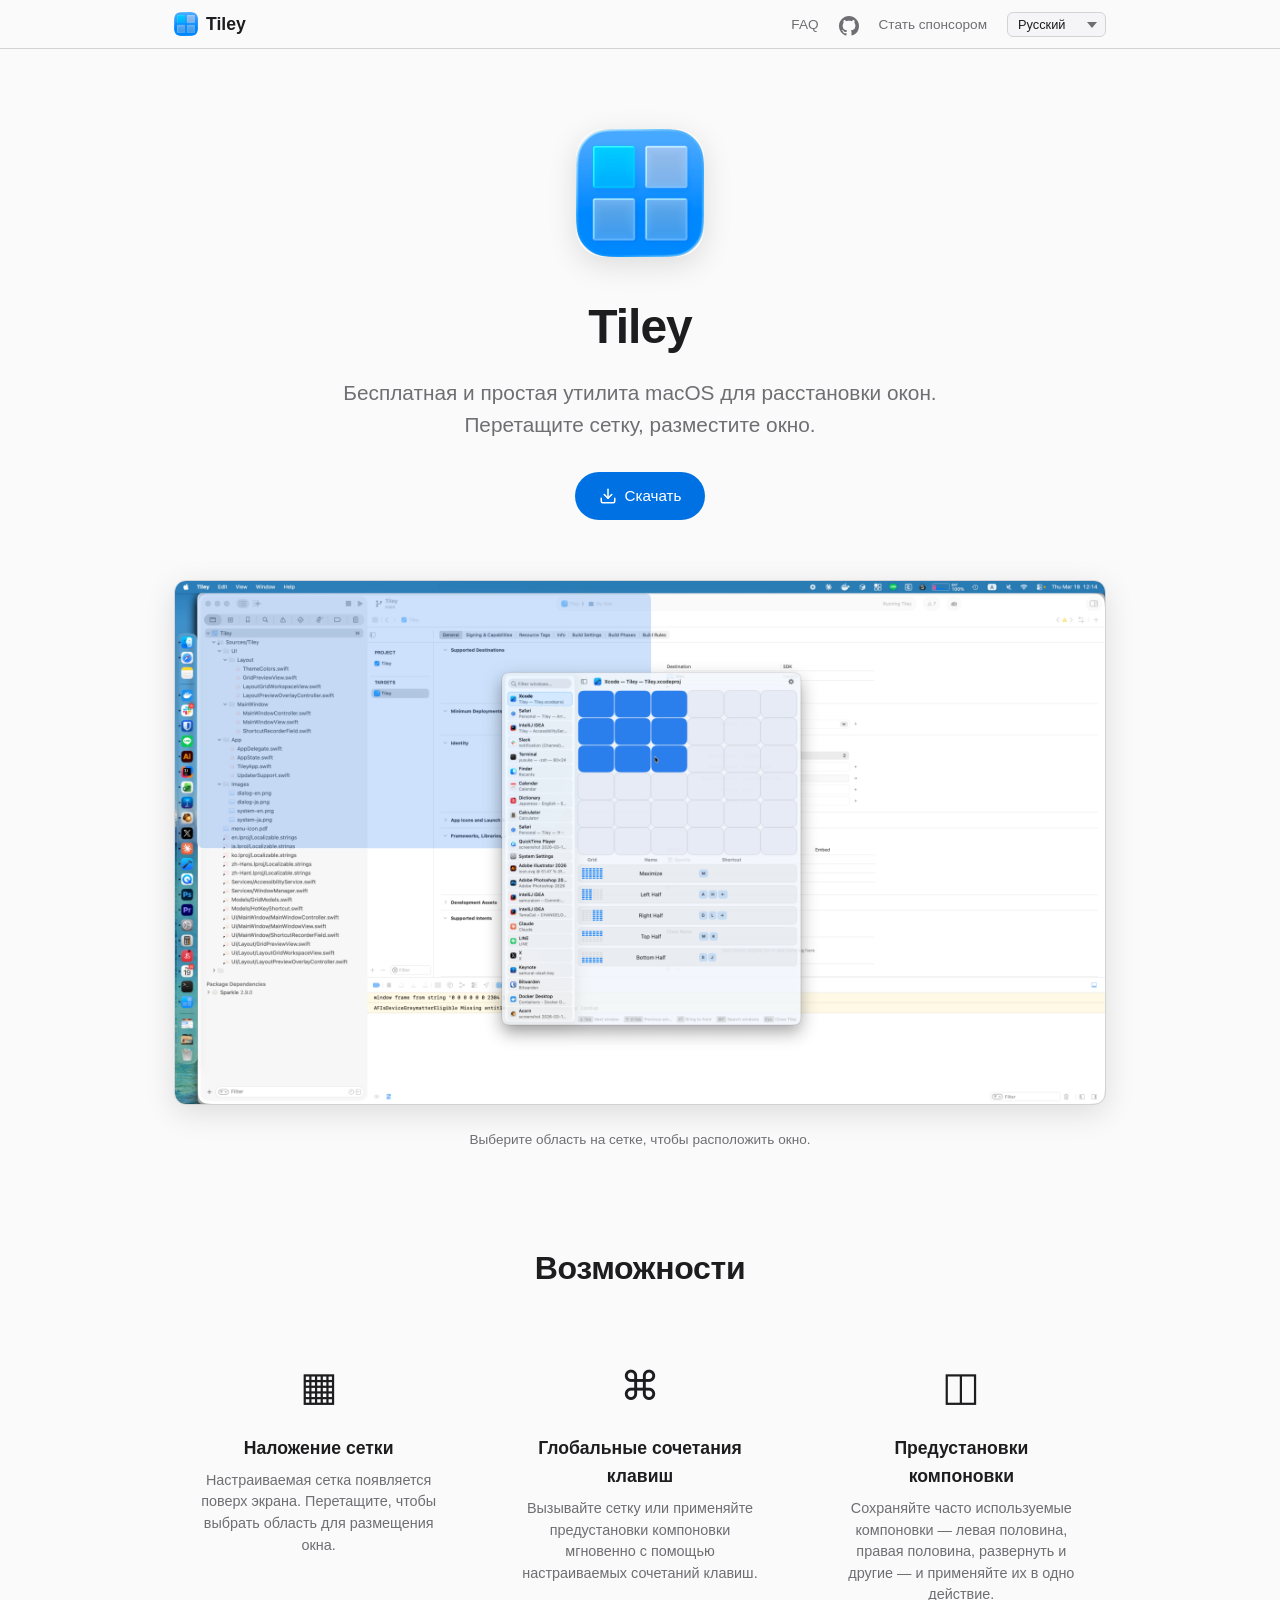
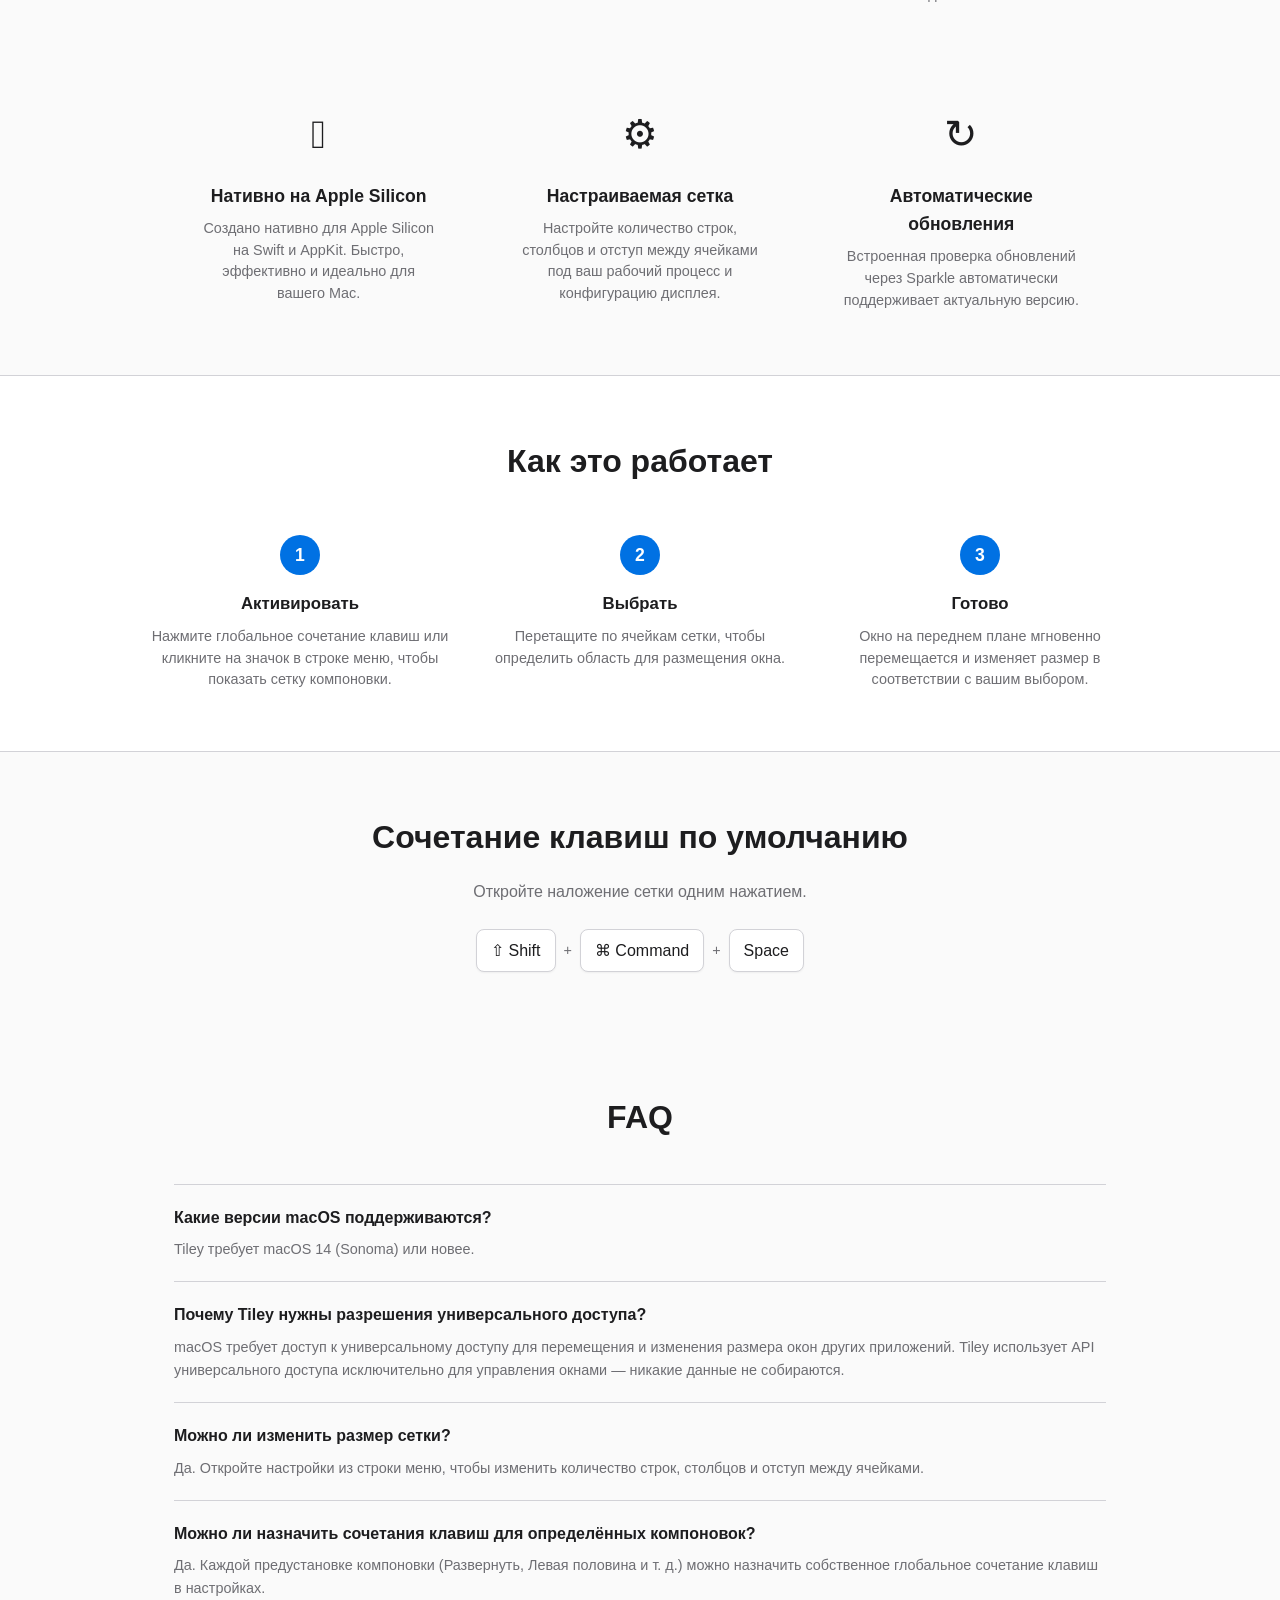
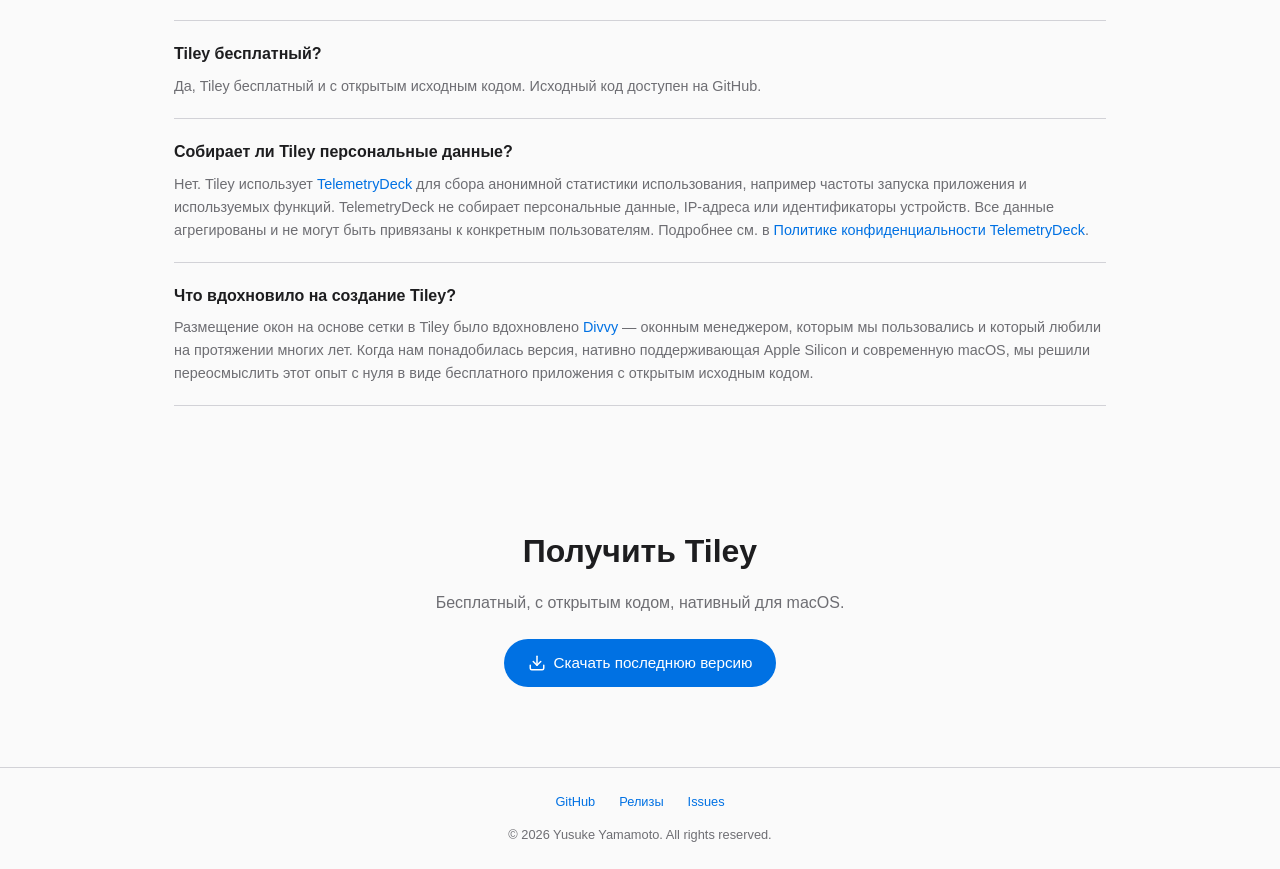
<file: docs/ru/index.html>
<!DOCTYPE html>
<html lang="ru">
<head>
  <meta charset="UTF-8">
  <meta name="viewport" content="width=device-width, initial-scale=1.0">
  <title>Tiley — Удобная расстановка окон</title>
  <meta name="description" content="Бесплатный оконный менеджер macOS с открытым исходным кодом, нативно разработанный для Apple Silicon. Перетащите сетку, чтобы расставить окна.">
  <meta name="keywords" content="Tiley, Divvy, альтернатива Divvy, оконный менеджер, macOS, Apple Silicon, расстановка окон, сетка, бесплатный, открытый код">
  <meta property="og:title" content="Tiley — Удобная расстановка окон">
  <meta property="og:description" content="Бесплатный оконный менеджер macOS с открытым исходным кодом, нативный для Apple Silicon.">
  <meta property="og:type" content="website">
  <meta property="og:url" content="https://yusuke.github.io/tiley/ru/">
  <meta property="og:image" content="https://yusuke.github.io/tiley/assets/images/og-image.png">
  <meta property="og:image:width" content="1200">
  <meta property="og:image:height" content="630">
  <meta name="twitter:card" content="summary_large_image">
  <meta name="twitter:title" content="Tiley — Удобная расстановка окон">
  <meta name="twitter:description" content="Бесплатный оконный менеджер macOS с открытым исходным кодом, нативный для Apple Silicon.">
  <meta name="twitter:image" content="https://yusuke.github.io/tiley/assets/images/og-image.png">
  <link rel="alternate" hreflang="en" href="https://yusuke.github.io/tiley/">
  <link rel="alternate" hreflang="ja" href="https://yusuke.github.io/tiley/ja/">
  <link rel="alternate" hreflang="ko" href="https://yusuke.github.io/tiley/ko/">
  <link rel="alternate" hreflang="zh-Hans" href="https://yusuke.github.io/tiley/zh-Hans/">
  <link rel="alternate" hreflang="zh-Hant" href="https://yusuke.github.io/tiley/zh-Hant/">
  <link rel="alternate" hreflang="es" href="https://yusuke.github.io/tiley/es/">
  <link rel="alternate" hreflang="de" href="https://yusuke.github.io/tiley/de/">
  <link rel="alternate" hreflang="fr" href="https://yusuke.github.io/tiley/fr/">
  <link rel="alternate" hreflang="pt-BR" href="https://yusuke.github.io/tiley/pt-BR/">
  <link rel="alternate" hreflang="ru" href="https://yusuke.github.io/tiley/ru/">
  <link rel="alternate" hreflang="it" href="https://yusuke.github.io/tiley/it/">
  <link rel="alternate" hreflang="x-default" href="https://yusuke.github.io/tiley/">
  <link rel="icon" type="image/png" href="../tiley-favicon.png">
  <link rel="stylesheet" href="../style.css">
</head>
<body>

  <nav class="nav">
    <div class="nav-inner">
      <a href="../" class="nav-brand"><img src="../assets/images/icon.png" alt="Tiley" width="24" height="24">Tiley</a>
      <ul class="nav-links">
        <li><a href="#faq">FAQ</a></li>
        <li><a href="https://github.com/yusuke/tiley" target="_blank" rel="noopener" class="github-icon"><svg viewBox="0 0 16 16" aria-label="GitHub"><path d="M8 0C3.58 0 0 3.58 0 8c0 3.54 2.29 6.53 5.47 7.59.4.07.55-.17.55-.38 0-.19-.01-.82-.01-1.49-2.01.37-2.53-.49-2.69-.94-.09-.23-.48-.94-.82-1.13-.28-.15-.68-.52-.01-.53.63-.01 1.08.58 1.23.82.72 1.21 1.87.87 2.33.66.07-.52.28-.87.51-1.07-1.78-.2-3.64-.89-3.64-3.95 0-.87.31-1.59.82-2.15-.08-.2-.36-1.02.08-2.12 0 0 .67-.21 2.2.82.64-.18 1.32-.27 2-.27s1.36.09 2 .27c1.53-1.04 2.2-.82 2.2-.82.44 1.1.16 1.92.08 2.12.51.56.82 1.27.82 2.15 0 3.07-1.87 3.75-3.65 3.95.29.25.54.73.54 1.48 0 1.07-.01 1.93-.01 2.2 0 .21.15.46.55.38A8.01 8.01 0 0016 8c0-4.42-3.58-8-8-8z"/></svg></a></li>
        <li><a href="https://github.com/sponsors/yusuke" target="_blank" rel="noopener">Стать спонсором</a></li>
        <li class="lang-switcher">
          <select onchange="location.href=this.value">
            <option value="../">English</option>
            <option value="../ja/">日本語</option>
            <option value="../ko/">한국어</option>
            <option value="../zh-Hans/">简体中文</option>
            <option value="../zh-Hant/">繁體中文</option>
            <option value="../es/">Español</option>
            <option value="../de/">Deutsch</option>
            <option value="../fr/">Français</option>
            <option value="../pt-BR/">Português</option>
            <option value="./" selected>Русский</option>
            <option value="../it/">Italiano</option>
          </select>
        </li>
      </ul>
    </div>
  </nav>

  <section class="hero">
    <img src="../assets/images/icon.png" alt="Иконка приложения Tiley" class="hero-icon" width="128" height="128">
    <h1>Tiley</h1>
    <p class="tagline">Бесплатная и простая утилита macOS для расстановки окон.<br>Перетащите сетку, разместите окно.</p>
    <div class="hero-actions">
      <a href="https://github.com/yusuke/tiley/releases/latest" class="btn btn-primary download-link">
        <svg viewBox="0 0 24 24" fill="none" stroke="currentColor" stroke-width="2" stroke-linecap="round" stroke-linejoin="round"><path d="M21 15v4a2 2 0 0 1-2 2H5a2 2 0 0 1-2-2v-4"/><polyline points="7 10 12 15 17 10"/><line x1="12" y1="15" x2="12" y2="3"/></svg>
        Скачать
      </a>
    </div>
  </section>

  <section class="screenshot-section">
    <div class="screenshot-window">
      <img src="../assets/images/screenshot-en.webp" alt="Снимок экрана сетки Tiley" loading="lazy">
    </div>
    <p class="screenshot-caption">Выберите область на сетке, чтобы расположить окно.</p>
  </section>

  <section class="features" id="features">
    <h2>Возможности</h2>
    <div class="features-grid">
      <div class="feature-card">
        <span class="feature-icon" role="img" aria-label="сетка">&#9638;</span>
        <h3>Наложение сетки</h3>
        <p>Настраиваемая сетка появляется поверх экрана. Перетащите, чтобы выбрать область для размещения окна.</p>
      </div>
      <div class="feature-card">
        <span class="feature-icon" role="img" aria-label="клавиатура">&#8984;</span>
        <h3>Глобальные сочетания клавиш</h3>
        <p>Вызывайте сетку или применяйте предустановки компоновки мгновенно с помощью настраиваемых сочетаний клавиш.</p>
      </div>
      <div class="feature-card">
        <span class="feature-icon" role="img" aria-label="компоновка">&#9707;</span>
        <h3>Предустановки компоновки</h3>
        <p>Сохраняйте часто используемые компоновки — левая половина, правая половина, развернуть и другие — и применяйте их в одно действие.</p>
      </div>
      <div class="feature-card">
        <span class="feature-icon" role="img" aria-label="Apple Silicon">&#63743;</span>
        <h3>Нативно на Apple Silicon</h3>
        <p>Создано нативно для Apple Silicon на Swift и AppKit. Быстро, эффективно и идеально для вашего Mac.</p>
      </div>
      <div class="feature-card">
        <span class="feature-icon" role="img" aria-label="настройка">&#9881;</span>
        <h3>Настраиваемая сетка</h3>
        <p>Настройте количество строк, столбцов и отступ между ячейками под ваш рабочий процесс и конфигурацию дисплея.</p>
      </div>
      <div class="feature-card">
        <span class="feature-icon" role="img" aria-label="обновление">&#8635;</span>
        <h3>Автоматические обновления</h3>
        <p>Встроенная проверка обновлений через Sparkle автоматически поддерживает актуальную версию.</p>
      </div>
    </div>
  </section>

  <section class="how-it-works">
    <div class="how-it-works-inner">
      <h2>Как это работает</h2>
      <div class="steps">
        <div class="step">
          <h3>Активировать</h3>
          <p>Нажмите глобальное сочетание клавиш или кликните на значок в строке меню, чтобы показать сетку компоновки.</p>
        </div>
        <div class="step">
          <h3>Выбрать</h3>
          <p>Перетащите по ячейкам сетки, чтобы определить область для размещения окна.</p>
        </div>
        <div class="step">
          <h3>Готово</h3>
          <p>Окно на переднем плане мгновенно перемещается и изменяет размер в соответствии с вашим выбором.</p>
        </div>
      </div>
    </div>
  </section>

  <section class="shortcut-section">
    <h2>Сочетание клавиш по умолчанию</h2>
    <p>Откройте наложение сетки одним нажатием.</p>
    <div class="kbd-combo">
      <kbd>&#x21E7; Shift</kbd>
      <span class="kbd-plus">+</span>
      <kbd>&#x2318; Command</kbd>
      <span class="kbd-plus">+</span>
      <kbd>Space</kbd>
    </div>
  </section>

  <section class="faq" id="faq">
    <h2>FAQ</h2>
    <div class="faq-item">
      <h3 class="faq-question">Какие версии macOS поддерживаются?</h3>
      <p class="faq-answer">Tiley требует macOS 14 (Sonoma) или новее.</p>
    </div>
    <div class="faq-item">
      <h3 class="faq-question">Почему Tiley нужны разрешения универсального доступа?</h3>
      <p class="faq-answer">macOS требует доступ к универсальному доступу для перемещения и изменения размера окон других приложений. Tiley использует API универсального доступа исключительно для управления окнами — никакие данные не собираются.</p>
    </div>
    <div class="faq-item">
      <h3 class="faq-question">Можно ли изменить размер сетки?</h3>
      <p class="faq-answer">Да. Откройте настройки из строки меню, чтобы изменить количество строк, столбцов и отступ между ячейками.</p>
    </div>
    <div class="faq-item">
      <h3 class="faq-question">Можно ли назначить сочетания клавиш для определённых компоновок?</h3>
      <p class="faq-answer">Да. Каждой предустановке компоновки (Развернуть, Левая половина и т. д.) можно назначить собственное глобальное сочетание клавиш в настройках.</p>
    </div>
    <div class="faq-item">
      <h3 class="faq-question">Tiley бесплатный?</h3>
      <p class="faq-answer">Да, Tiley бесплатный и с открытым исходным кодом. Исходный код доступен на GitHub.</p>
    </div>
    <div class="faq-item">
      <h3 class="faq-question">Собирает ли Tiley персональные данные?</h3>
      <p class="faq-answer">Нет. Tiley использует <a href="https://telemetrydeck.com" target="_blank" rel="noopener">TelemetryDeck</a> для сбора анонимной статистики использования, например частоты запуска приложения и используемых функций. TelemetryDeck не собирает персональные данные, IP-адреса или идентификаторы устройств. Все данные агрегированы и не могут быть привязаны к конкретным пользователям. Подробнее см. в <a href="https://telemetrydeck.com/privacy/" target="_blank" rel="noopener">Политике конфиденциальности TelemetryDeck</a>.</p>
    </div>
    <div class="faq-item">
      <h3 class="faq-question">Что вдохновило на создание Tiley?</h3>
      <p class="faq-answer">Размещение окон на основе сетки в Tiley было вдохновлено <a href="https://mizage.com/divvy/" target="_blank" rel="noopener">Divvy</a> — оконным менеджером, которым мы пользовались и который любили на протяжении многих лет. Когда нам понадобилась версия, нативно поддерживающая Apple Silicon и современную macOS, мы решили переосмыслить этот опыт с нуля в виде бесплатного приложения с открытым исходным кодом.</p>
    </div>
  </section>

  <section class="cta">
    <h2>Получить Tiley</h2>
    <p>Бесплатный, с открытым кодом, нативный для macOS.</p>
    <a href="https://github.com/yusuke/tiley/releases/latest" class="btn btn-primary download-link">
      <svg viewBox="0 0 24 24" fill="none" stroke="currentColor" stroke-width="2" stroke-linecap="round" stroke-linejoin="round"><path d="M21 15v4a2 2 0 0 1-2 2H5a2 2 0 0 1-2-2v-4"/><polyline points="7 10 12 15 17 10"/><line x1="12" y1="15" x2="12" y2="3"/></svg>
      Скачать последнюю версию
    </a>
  </section>

  <footer class="footer">
    <div class="footer-links">
      <a href="https://github.com/yusuke/tiley" target="_blank" rel="noopener">GitHub</a>
      <a href="https://github.com/yusuke/tiley/releases" target="_blank" rel="noopener">Релизы</a>
      <a href="https://github.com/yusuke/tiley/issues" target="_blank" rel="noopener">Issues</a>
    </div>
    <p>&copy; 2026 Yusuke Yamamoto. All rights reserved.</p>
  </footer>

  <script src="../download.js"></script>
</body>
</html>
</file>
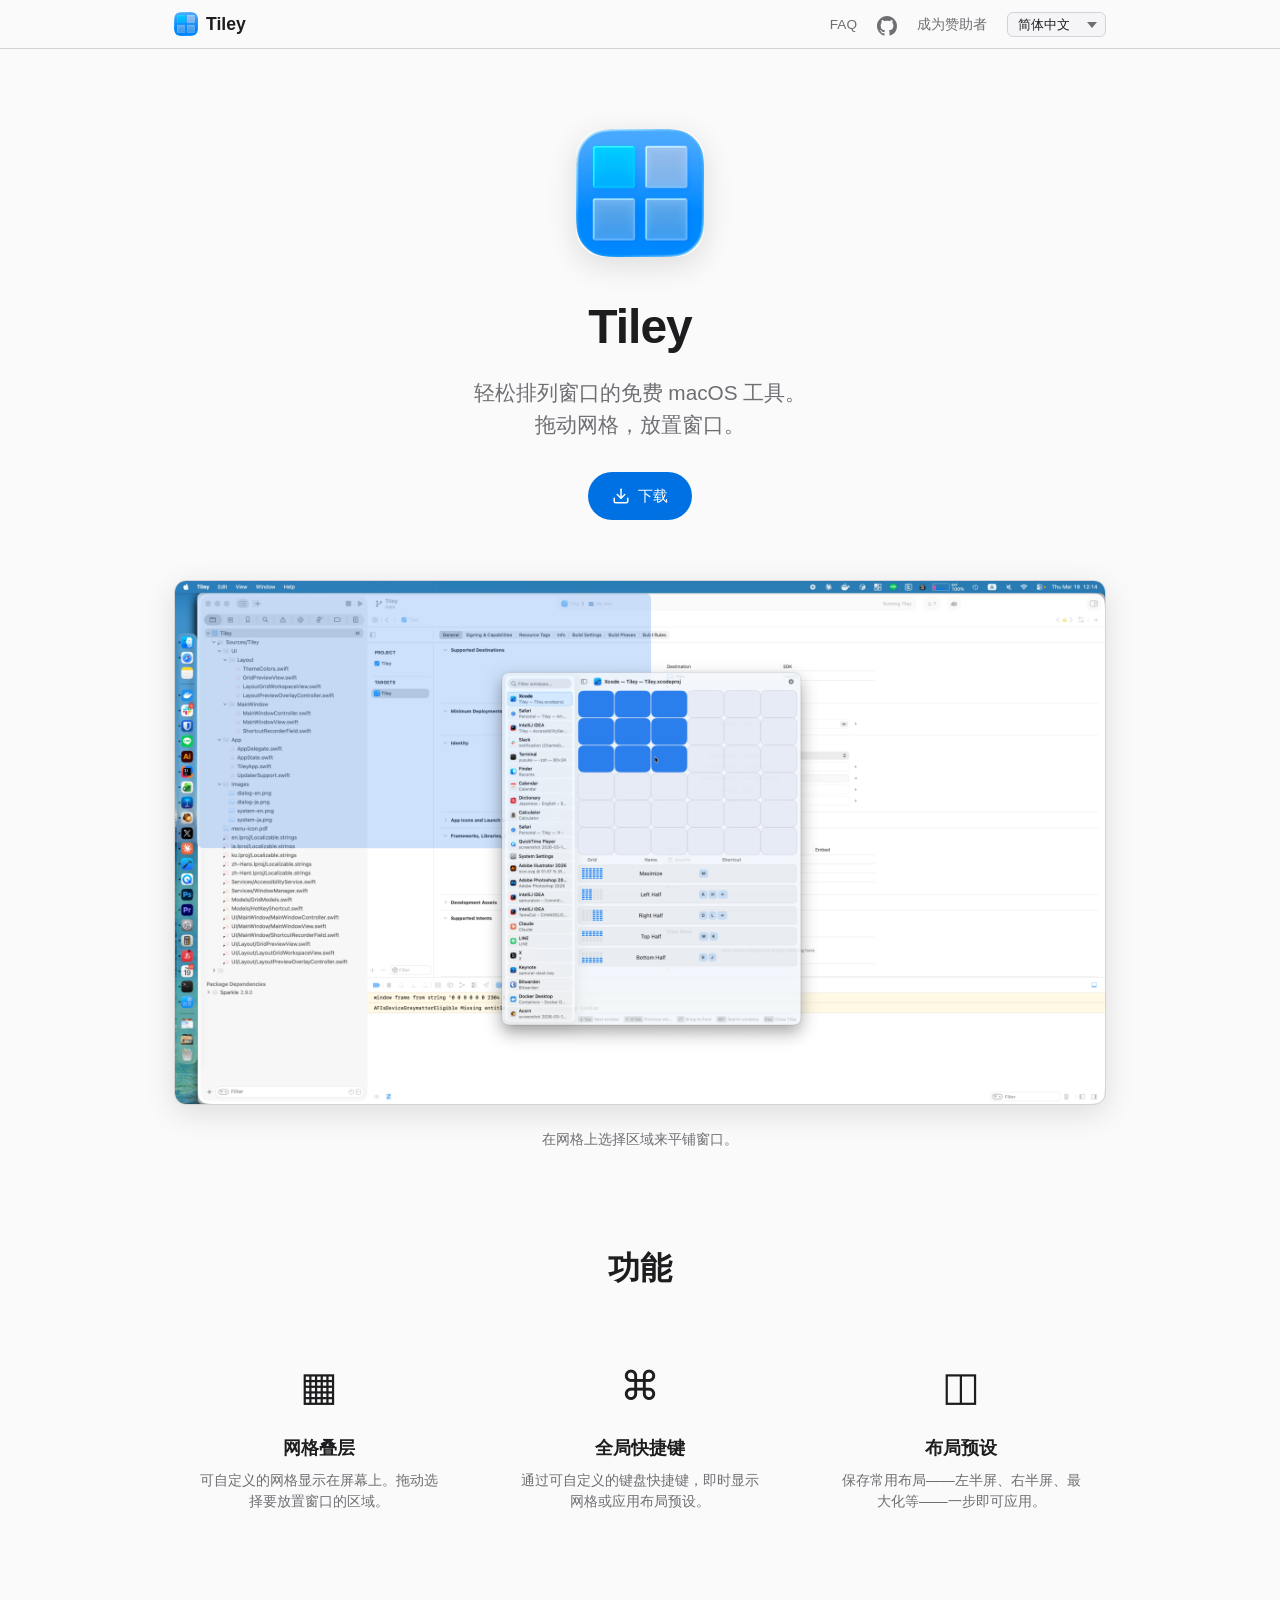
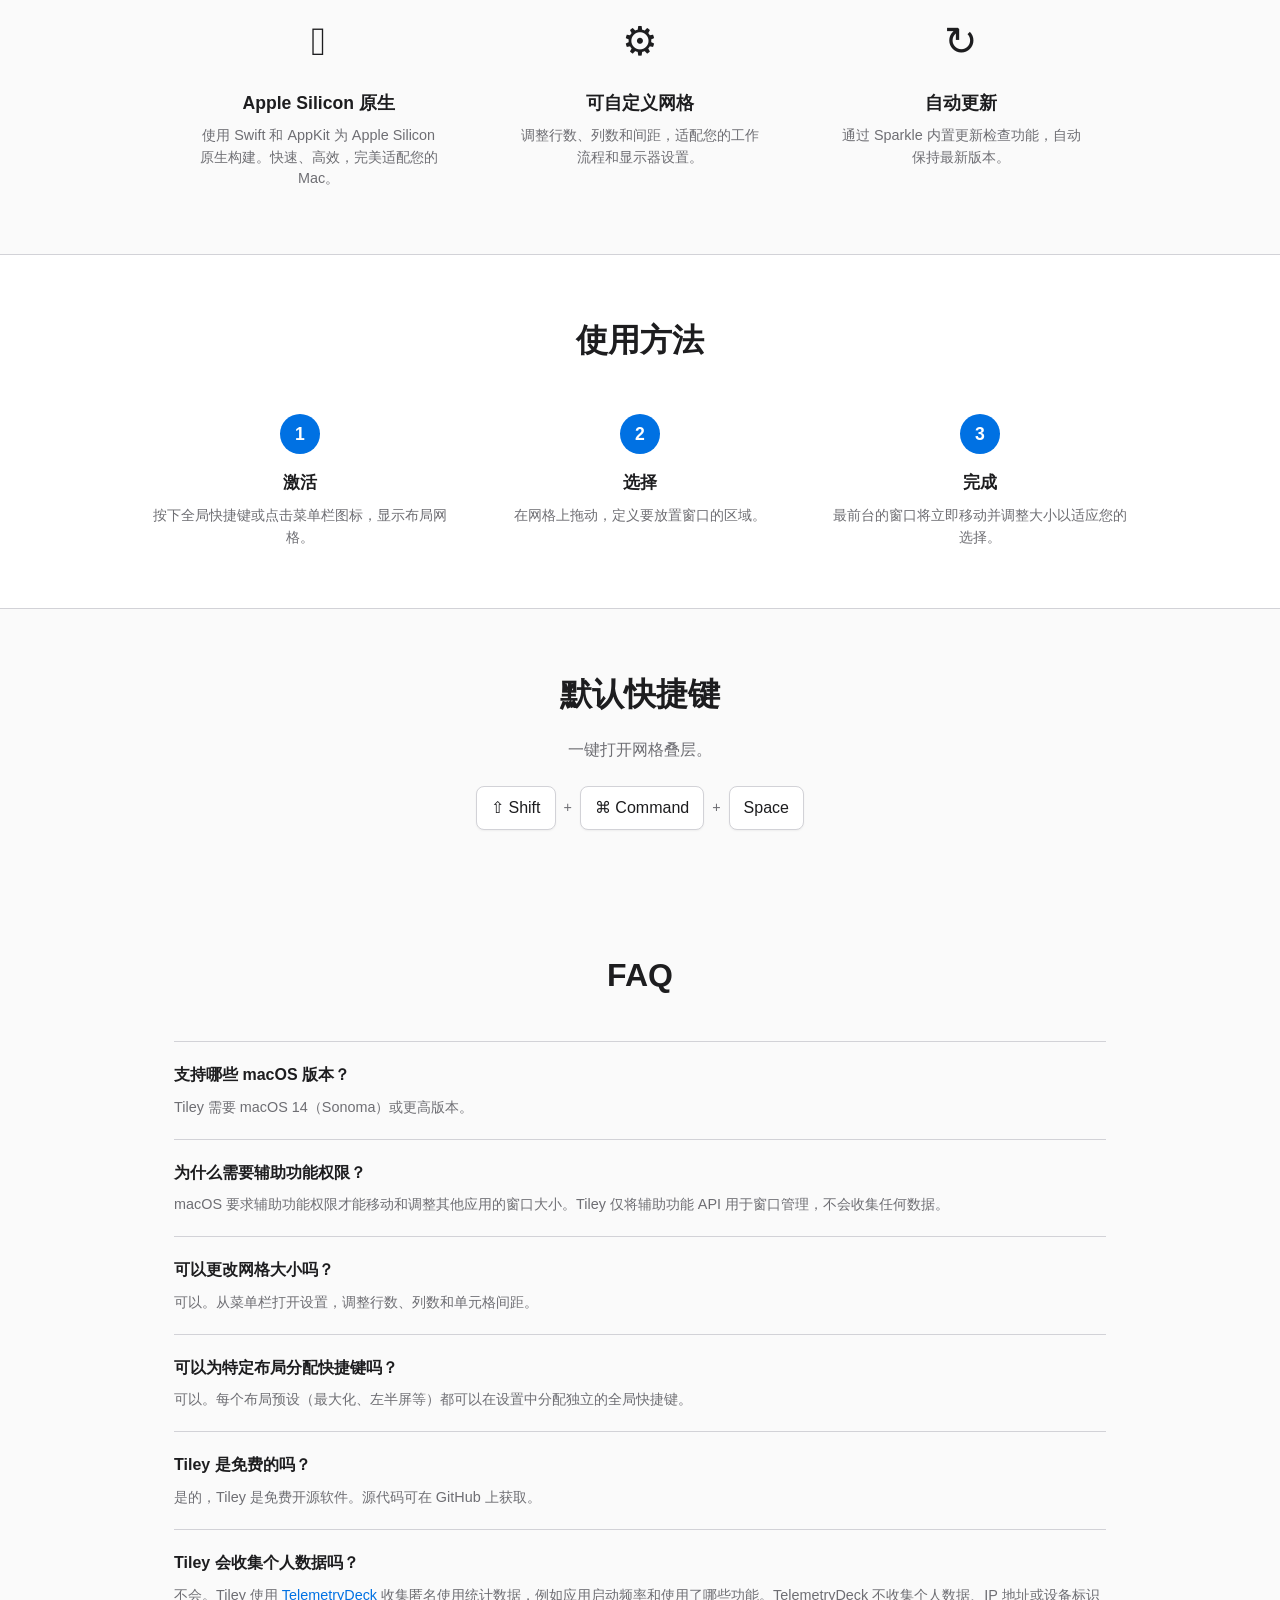
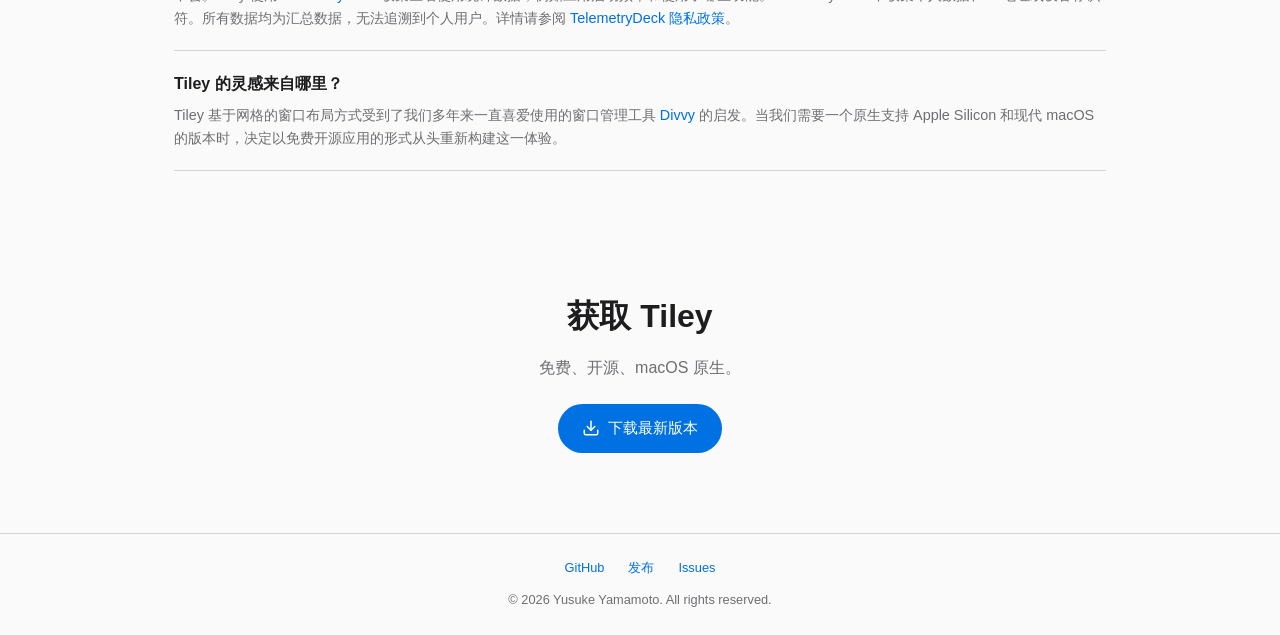
<file: docs/zh-Hans/index.html>
<!DOCTYPE html>
<html lang="zh-Hans">
<head>
  <meta charset="UTF-8">
  <meta name="viewport" content="width=device-width, initial-scale=1.0">
  <title>Tiley — 轻松排列你的窗口</title>
  <meta name="description" content="原生支持 Apple Silicon 的免费开源 macOS 窗口管理工具。拖动网格，轻松排列窗口。">
  <meta name="keywords" content="Tiley, Divvy, Divvy 替代, 窗口管理, macOS, Apple Silicon, 窗口排列, 网格, 免费, 开源">
  <meta property="og:title" content="Tiley — 轻松排列你的窗口">
  <meta property="og:description" content="原生支持 Apple Silicon 的免费开源 macOS 窗口管理工具。">
  <meta property="og:type" content="website">
  <meta property="og:url" content="https://yusuke.github.io/tiley/zh-Hans/">
  <meta property="og:image" content="https://yusuke.github.io/tiley/assets/images/og-image.png">
  <meta property="og:image:width" content="1200">
  <meta property="og:image:height" content="630">
  <meta name="twitter:card" content="summary_large_image">
  <meta name="twitter:title" content="Tiley — 轻松排列你的窗口">
  <meta name="twitter:description" content="原生支持 Apple Silicon 的免费开源 macOS 窗口管理工具。">
  <meta name="twitter:image" content="https://yusuke.github.io/tiley/assets/images/og-image.png">
  <link rel="alternate" hreflang="en" href="https://yusuke.github.io/tiley/">
  <link rel="alternate" hreflang="ja" href="https://yusuke.github.io/tiley/ja/">
  <link rel="alternate" hreflang="ko" href="https://yusuke.github.io/tiley/ko/">
  <link rel="alternate" hreflang="zh-Hans" href="https://yusuke.github.io/tiley/zh-Hans/">
  <link rel="alternate" hreflang="zh-Hant" href="https://yusuke.github.io/tiley/zh-Hant/">
  <link rel="alternate" hreflang="es" href="https://yusuke.github.io/tiley/es/">
  <link rel="alternate" hreflang="de" href="https://yusuke.github.io/tiley/de/">
  <link rel="alternate" hreflang="fr" href="https://yusuke.github.io/tiley/fr/">
  <link rel="alternate" hreflang="pt-BR" href="https://yusuke.github.io/tiley/pt-BR/">
  <link rel="alternate" hreflang="ru" href="https://yusuke.github.io/tiley/ru/">
  <link rel="alternate" hreflang="it" href="https://yusuke.github.io/tiley/it/">
  <link rel="alternate" hreflang="x-default" href="https://yusuke.github.io/tiley/">
  <link rel="icon" type="image/png" href="../tiley-favicon.png">
  <link rel="stylesheet" href="../style.css">
</head>
<body>

  <nav class="nav">
    <div class="nav-inner">
      <a href="../" class="nav-brand"><img src="../assets/images/icon.png" alt="Tiley" width="24" height="24">Tiley</a>
      <ul class="nav-links">
        <li><a href="#faq">FAQ</a></li>
        <li><a href="https://github.com/yusuke/tiley" target="_blank" rel="noopener" class="github-icon"><svg viewBox="0 0 16 16" aria-label="GitHub"><path d="M8 0C3.58 0 0 3.58 0 8c0 3.54 2.29 6.53 5.47 7.59.4.07.55-.17.55-.38 0-.19-.01-.82-.01-1.49-2.01.37-2.53-.49-2.69-.94-.09-.23-.48-.94-.82-1.13-.28-.15-.68-.52-.01-.53.63-.01 1.08.58 1.23.82.72 1.21 1.87.87 2.33.66.07-.52.28-.87.51-1.07-1.78-.2-3.64-.89-3.64-3.95 0-.87.31-1.59.82-2.15-.08-.2-.36-1.02.08-2.12 0 0 .67-.21 2.2.82.64-.18 1.32-.27 2-.27s1.36.09 2 .27c1.53-1.04 2.2-.82 2.2-.82.44 1.1.16 1.92.08 2.12.51.56.82 1.27.82 2.15 0 3.07-1.87 3.75-3.65 3.95.29.25.54.73.54 1.48 0 1.07-.01 1.93-.01 2.2 0 .21.15.46.55.38A8.01 8.01 0 0016 8c0-4.42-3.58-8-8-8z"/></svg></a></li>
        <li><a href="https://github.com/sponsors/yusuke" target="_blank" rel="noopener">成为赞助者</a></li>
        <li class="lang-switcher">
          <select onchange="location.href=this.value">
            <option value="../">English</option>
            <option value="../ja/">日本語</option>
            <option value="../ko/">한국어</option>
            <option value="./" selected>简体中文</option>
            <option value="../zh-Hant/">繁體中文</option>
            <option value="../es/">Español</option>
            <option value="../de/">Deutsch</option>
            <option value="../fr/">Français</option>
            <option value="../pt-BR/">Português</option>
            <option value="../ru/">Русский</option>
            <option value="../it/">Italiano</option>
          </select>
        </li>
      </ul>
    </div>
  </nav>

  <section class="hero">
    <img src="../assets/images/icon.png" alt="Tiley 应用图标" class="hero-icon" width="128" height="128">
    <h1>Tiley</h1>
    <p class="tagline">轻松排列窗口的免费 macOS 工具。<br>拖动网格，放置窗口。</p>
    <div class="hero-actions">
      <a href="https://github.com/yusuke/tiley/releases/latest" class="btn btn-primary download-link">
        <svg viewBox="0 0 24 24" fill="none" stroke="currentColor" stroke-width="2" stroke-linecap="round" stroke-linejoin="round"><path d="M21 15v4a2 2 0 0 1-2 2H5a2 2 0 0 1-2-2v-4"/><polyline points="7 10 12 15 17 10"/><line x1="12" y1="15" x2="12" y2="3"/></svg>
        下载
      </a>
    </div>
  </section>

  <section class="screenshot-section">
    <div class="screenshot-window">
      <img src="../assets/images/screenshot-en.webp" alt="Tiley 网格叠层截图" loading="lazy">
    </div>
    <p class="screenshot-caption">在网格上选择区域来平铺窗口。</p>
  </section>

  <section class="features" id="features">
    <h2>功能</h2>
    <div class="features-grid">
      <div class="feature-card">
        <span class="feature-icon" role="img" aria-label="网格">&#9638;</span>
        <h3>网格叠层</h3>
        <p>可自定义的网格显示在屏幕上。拖动选择要放置窗口的区域。</p>
      </div>
      <div class="feature-card">
        <span class="feature-icon" role="img" aria-label="键盘">&#8984;</span>
        <h3>全局快捷键</h3>
        <p>通过可自定义的键盘快捷键，即时显示网格或应用布局预设。</p>
      </div>
      <div class="feature-card">
        <span class="feature-icon" role="img" aria-label="布局">&#9707;</span>
        <h3>布局预设</h3>
        <p>保存常用布局——左半屏、右半屏、最大化等——一步即可应用。</p>
      </div>
      <div class="feature-card">
        <span class="feature-icon" role="img" aria-label="Apple Silicon">&#63743;</span>
        <h3>Apple Silicon 原生</h3>
        <p>使用 Swift 和 AppKit 为 Apple Silicon 原生构建。快速、高效，完美适配您的 Mac。</p>
      </div>
      <div class="feature-card">
        <span class="feature-icon" role="img" aria-label="自定义">&#9881;</span>
        <h3>可自定义网格</h3>
        <p>调整行数、列数和间距，适配您的工作流程和显示器设置。</p>
      </div>
      <div class="feature-card">
        <span class="feature-icon" role="img" aria-label="更新">&#8635;</span>
        <h3>自动更新</h3>
        <p>通过 Sparkle 内置更新检查功能，自动保持最新版本。</p>
      </div>
    </div>
  </section>

  <section class="how-it-works">
    <div class="how-it-works-inner">
      <h2>使用方法</h2>
      <div class="steps">
        <div class="step">
          <h3>激活</h3>
          <p>按下全局快捷键或点击菜单栏图标，显示布局网格。</p>
        </div>
        <div class="step">
          <h3>选择</h3>
          <p>在网格上拖动，定义要放置窗口的区域。</p>
        </div>
        <div class="step">
          <h3>完成</h3>
          <p>最前台的窗口将立即移动并调整大小以适应您的选择。</p>
        </div>
      </div>
    </div>
  </section>

  <section class="shortcut-section">
    <h2>默认快捷键</h2>
    <p>一键打开网格叠层。</p>
    <div class="kbd-combo">
      <kbd>&#x21E7; Shift</kbd>
      <span class="kbd-plus">+</span>
      <kbd>&#x2318; Command</kbd>
      <span class="kbd-plus">+</span>
      <kbd>Space</kbd>
    </div>
  </section>

  <section class="faq" id="faq">
    <h2>FAQ</h2>
    <div class="faq-item">
      <h3 class="faq-question">支持哪些 macOS 版本？</h3>
      <p class="faq-answer">Tiley 需要 macOS 14（Sonoma）或更高版本。</p>
    </div>
    <div class="faq-item">
      <h3 class="faq-question">为什么需要辅助功能权限？</h3>
      <p class="faq-answer">macOS 要求辅助功能权限才能移动和调整其他应用的窗口大小。Tiley 仅将辅助功能 API 用于窗口管理，不会收集任何数据。</p>
    </div>
    <div class="faq-item">
      <h3 class="faq-question">可以更改网格大小吗？</h3>
      <p class="faq-answer">可以。从菜单栏打开设置，调整行数、列数和单元格间距。</p>
    </div>
    <div class="faq-item">
      <h3 class="faq-question">可以为特定布局分配快捷键吗？</h3>
      <p class="faq-answer">可以。每个布局预设（最大化、左半屏等）都可以在设置中分配独立的全局快捷键。</p>
    </div>
    <div class="faq-item">
      <h3 class="faq-question">Tiley 是免费的吗？</h3>
      <p class="faq-answer">是的，Tiley 是免费开源软件。源代码可在 GitHub 上获取。</p>
    </div>
    <div class="faq-item">
      <h3 class="faq-question">Tiley 会收集个人数据吗？</h3>
      <p class="faq-answer">不会。Tiley 使用 <a href="https://telemetrydeck.com" target="_blank" rel="noopener">TelemetryDeck</a> 收集匿名使用统计数据，例如应用启动频率和使用了哪些功能。TelemetryDeck 不收集个人数据、IP 地址或设备标识符。所有数据均为汇总数据，无法追溯到个人用户。详情请参阅 <a href="https://telemetrydeck.com/privacy/" target="_blank" rel="noopener">TelemetryDeck 隐私政策</a>。</p>
    </div>
    <div class="faq-item">
      <h3 class="faq-question">Tiley 的灵感来自哪里？</h3>
      <p class="faq-answer">Tiley 基于网格的窗口布局方式受到了我们多年来一直喜爱使用的窗口管理工具 <a href="https://mizage.com/divvy/" target="_blank" rel="noopener">Divvy</a> 的启发。当我们需要一个原生支持 Apple Silicon 和现代 macOS 的版本时，决定以免费开源应用的形式从头重新构建这一体验。</p>
    </div>
  </section>

  <section class="cta">
    <h2>获取 Tiley</h2>
    <p>免费、开源、macOS 原生。</p>
    <a href="https://github.com/yusuke/tiley/releases/latest" class="btn btn-primary download-link">
      <svg viewBox="0 0 24 24" fill="none" stroke="currentColor" stroke-width="2" stroke-linecap="round" stroke-linejoin="round"><path d="M21 15v4a2 2 0 0 1-2 2H5a2 2 0 0 1-2-2v-4"/><polyline points="7 10 12 15 17 10"/><line x1="12" y1="15" x2="12" y2="3"/></svg>
      下载最新版本
    </a>
  </section>

  <footer class="footer">
    <div class="footer-links">
      <a href="https://github.com/yusuke/tiley" target="_blank" rel="noopener">GitHub</a>
      <a href="https://github.com/yusuke/tiley/releases" target="_blank" rel="noopener">发布</a>
      <a href="https://github.com/yusuke/tiley/issues" target="_blank" rel="noopener">Issues</a>
    </div>
    <p>&copy; 2026 Yusuke Yamamoto. All rights reserved.</p>
  </footer>

  <script src="../download.js"></script>
</body>
</html>
</file>
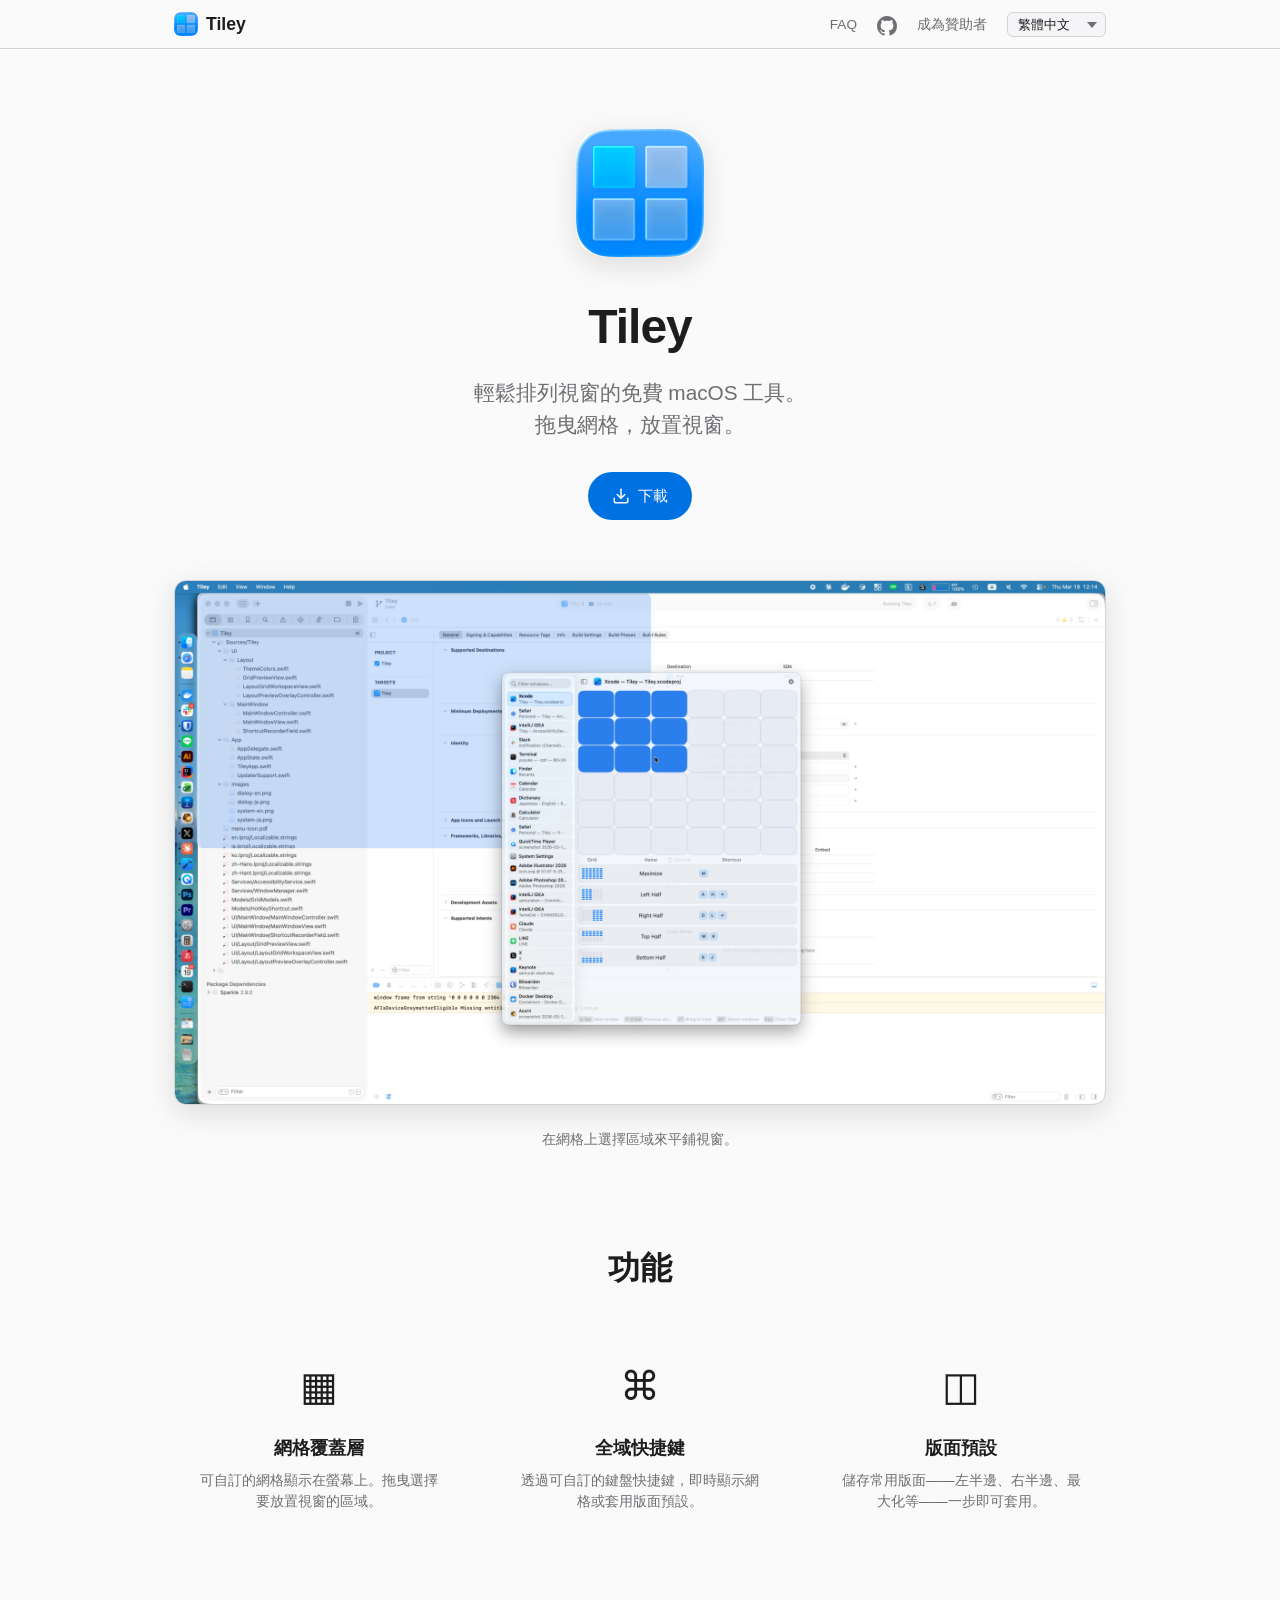
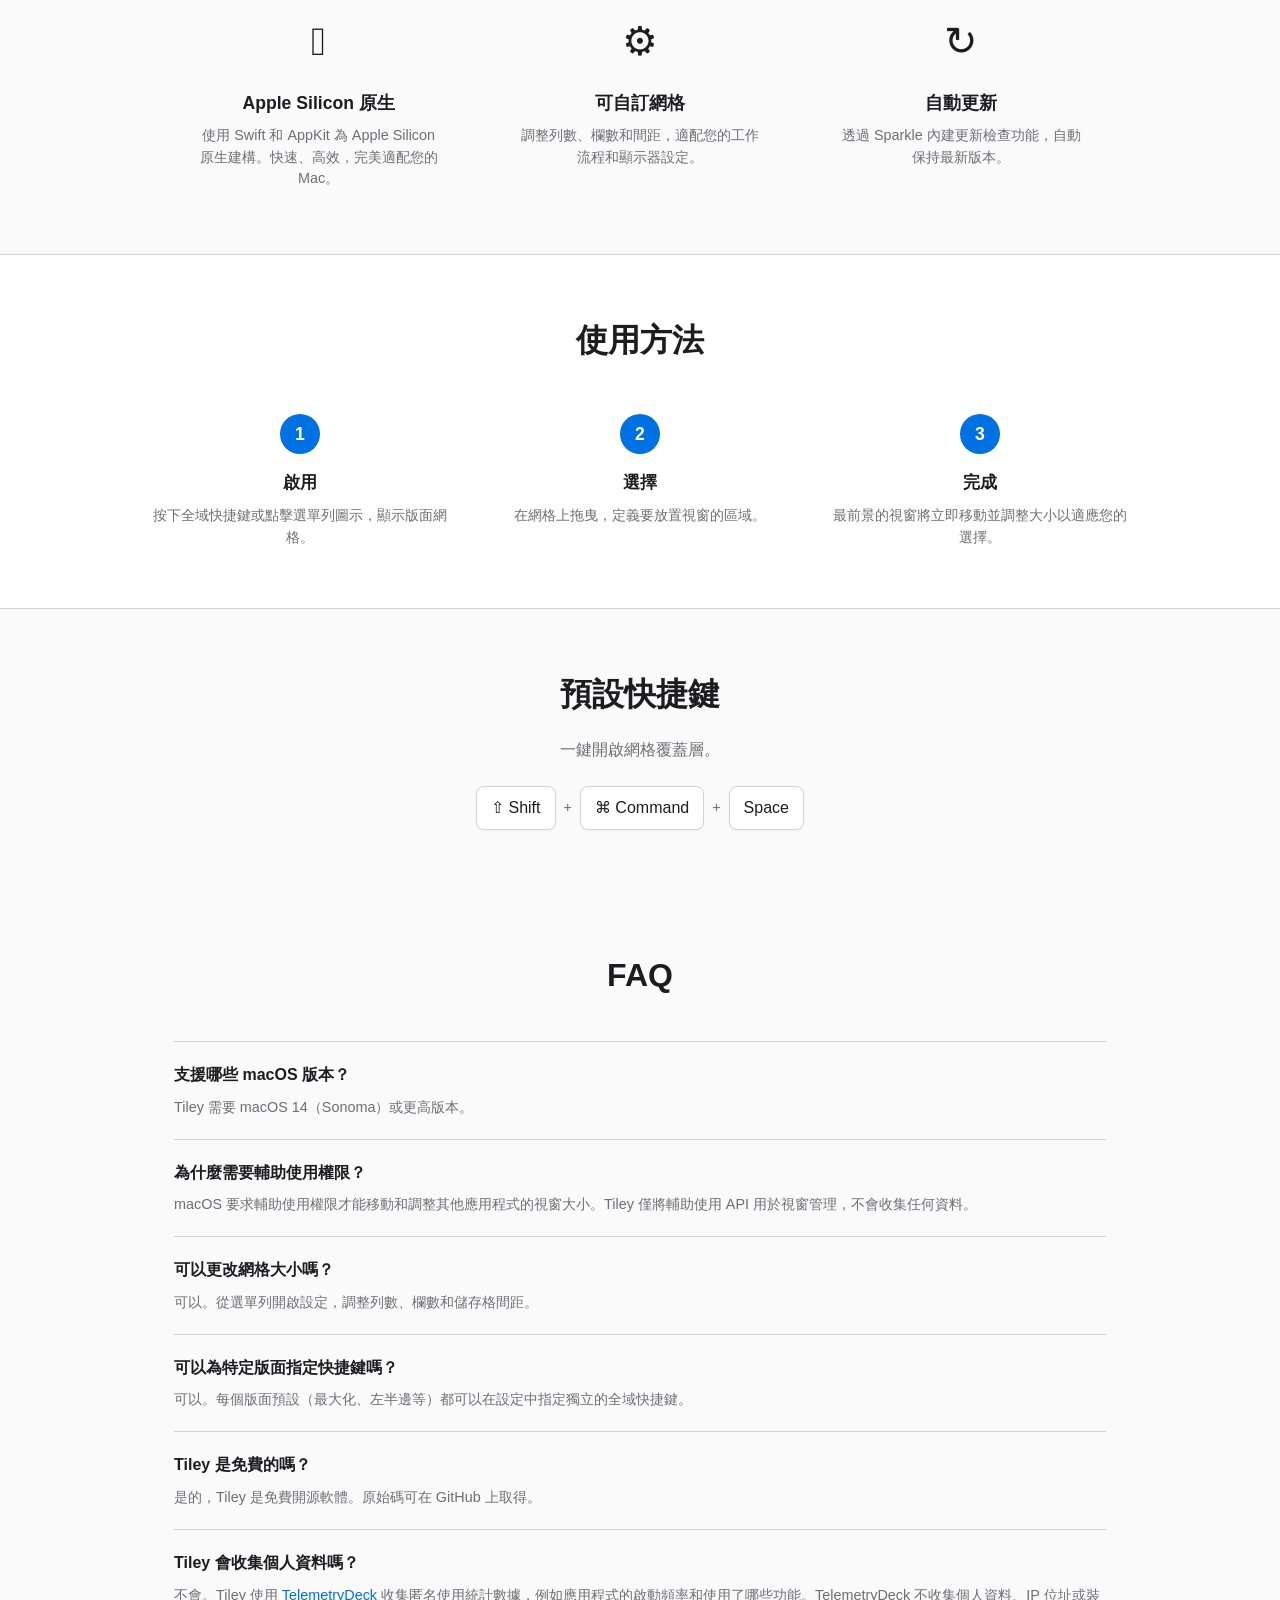
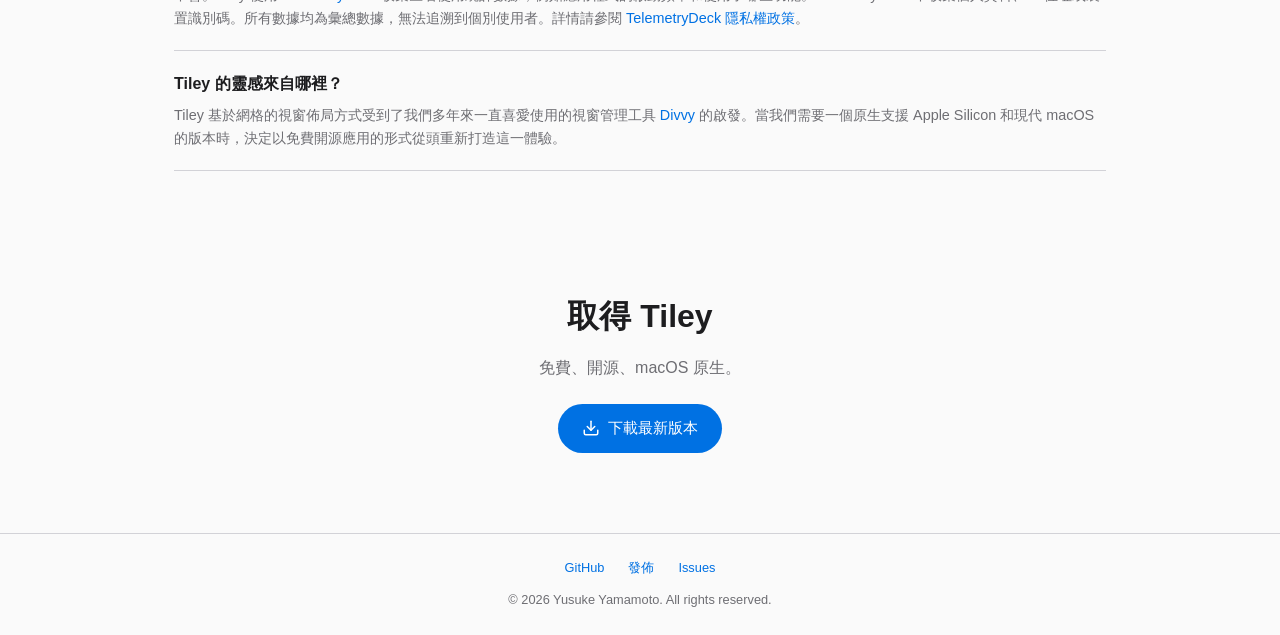
<file: docs/zh-Hant/index.html>
<!DOCTYPE html>
<html lang="zh-Hant">
<head>
  <meta charset="UTF-8">
  <meta name="viewport" content="width=device-width, initial-scale=1.0">
  <title>Tiley — 輕鬆排列你的視窗</title>
  <meta name="description" content="原生支援 Apple Silicon 的免費開源 macOS 視窗管理工具。拖曳網格，輕鬆排列視窗。">
  <meta name="keywords" content="Tiley, Divvy, Divvy 替代, 視窗管理, macOS, Apple Silicon, 視窗排列, 網格, 免費, 開源">
  <meta property="og:title" content="Tiley — 輕鬆排列你的視窗">
  <meta property="og:description" content="原生支援 Apple Silicon 的免費開源 macOS 視窗管理工具。">
  <meta property="og:type" content="website">
  <meta property="og:url" content="https://yusuke.github.io/tiley/zh-Hant/">
  <meta property="og:image" content="https://yusuke.github.io/tiley/assets/images/og-image.png">
  <meta property="og:image:width" content="1200">
  <meta property="og:image:height" content="630">
  <meta name="twitter:card" content="summary_large_image">
  <meta name="twitter:title" content="Tiley — 輕鬆排列你的視窗">
  <meta name="twitter:description" content="原生支援 Apple Silicon 的免費開源 macOS 視窗管理工具。">
  <meta name="twitter:image" content="https://yusuke.github.io/tiley/assets/images/og-image.png">
  <link rel="alternate" hreflang="en" href="https://yusuke.github.io/tiley/">
  <link rel="alternate" hreflang="ja" href="https://yusuke.github.io/tiley/ja/">
  <link rel="alternate" hreflang="ko" href="https://yusuke.github.io/tiley/ko/">
  <link rel="alternate" hreflang="zh-Hans" href="https://yusuke.github.io/tiley/zh-Hans/">
  <link rel="alternate" hreflang="zh-Hant" href="https://yusuke.github.io/tiley/zh-Hant/">
  <link rel="alternate" hreflang="es" href="https://yusuke.github.io/tiley/es/">
  <link rel="alternate" hreflang="de" href="https://yusuke.github.io/tiley/de/">
  <link rel="alternate" hreflang="fr" href="https://yusuke.github.io/tiley/fr/">
  <link rel="alternate" hreflang="pt-BR" href="https://yusuke.github.io/tiley/pt-BR/">
  <link rel="alternate" hreflang="ru" href="https://yusuke.github.io/tiley/ru/">
  <link rel="alternate" hreflang="it" href="https://yusuke.github.io/tiley/it/">
  <link rel="alternate" hreflang="x-default" href="https://yusuke.github.io/tiley/">
  <link rel="icon" type="image/png" href="../tiley-favicon.png">
  <link rel="stylesheet" href="../style.css">
</head>
<body>

  <nav class="nav">
    <div class="nav-inner">
      <a href="../" class="nav-brand"><img src="../assets/images/icon.png" alt="Tiley" width="24" height="24">Tiley</a>
      <ul class="nav-links">
        <li><a href="#faq">FAQ</a></li>
        <li><a href="https://github.com/yusuke/tiley" target="_blank" rel="noopener" class="github-icon"><svg viewBox="0 0 16 16" aria-label="GitHub"><path d="M8 0C3.58 0 0 3.58 0 8c0 3.54 2.29 6.53 5.47 7.59.4.07.55-.17.55-.38 0-.19-.01-.82-.01-1.49-2.01.37-2.53-.49-2.69-.94-.09-.23-.48-.94-.82-1.13-.28-.15-.68-.52-.01-.53.63-.01 1.08.58 1.23.82.72 1.21 1.87.87 2.33.66.07-.52.28-.87.51-1.07-1.78-.2-3.64-.89-3.64-3.95 0-.87.31-1.59.82-2.15-.08-.2-.36-1.02.08-2.12 0 0 .67-.21 2.2.82.64-.18 1.32-.27 2-.27s1.36.09 2 .27c1.53-1.04 2.2-.82 2.2-.82.44 1.1.16 1.92.08 2.12.51.56.82 1.27.82 2.15 0 3.07-1.87 3.75-3.65 3.95.29.25.54.73.54 1.48 0 1.07-.01 1.93-.01 2.2 0 .21.15.46.55.38A8.01 8.01 0 0016 8c0-4.42-3.58-8-8-8z"/></svg></a></li>
        <li><a href="https://github.com/sponsors/yusuke" target="_blank" rel="noopener">成為贊助者</a></li>
        <li class="lang-switcher">
          <select onchange="location.href=this.value">
            <option value="../">English</option>
            <option value="../ja/">日本語</option>
            <option value="../ko/">한국어</option>
            <option value="../zh-Hans/">简体中文</option>
            <option value="./" selected>繁體中文</option>
            <option value="../es/">Español</option>
            <option value="../de/">Deutsch</option>
            <option value="../fr/">Français</option>
            <option value="../pt-BR/">Português</option>
            <option value="../ru/">Русский</option>
            <option value="../it/">Italiano</option>
          </select>
        </li>
      </ul>
    </div>
  </nav>

  <section class="hero">
    <img src="../assets/images/icon.png" alt="Tiley 應用程式圖示" class="hero-icon" width="128" height="128">
    <h1>Tiley</h1>
    <p class="tagline">輕鬆排列視窗的免費 macOS 工具。<br>拖曳網格，放置視窗。</p>
    <div class="hero-actions">
      <a href="https://github.com/yusuke/tiley/releases/latest" class="btn btn-primary download-link">
        <svg viewBox="0 0 24 24" fill="none" stroke="currentColor" stroke-width="2" stroke-linecap="round" stroke-linejoin="round"><path d="M21 15v4a2 2 0 0 1-2 2H5a2 2 0 0 1-2-2v-4"/><polyline points="7 10 12 15 17 10"/><line x1="12" y1="15" x2="12" y2="3"/></svg>
        下載
      </a>
    </div>
  </section>

  <section class="screenshot-section">
    <div class="screenshot-window">
      <img src="../assets/images/screenshot-en.webp" alt="Tiley 網格覆蓋層截圖" loading="lazy">
    </div>
    <p class="screenshot-caption">在網格上選擇區域來平鋪視窗。</p>
  </section>

  <section class="features" id="features">
    <h2>功能</h2>
    <div class="features-grid">
      <div class="feature-card">
        <span class="feature-icon" role="img" aria-label="網格">&#9638;</span>
        <h3>網格覆蓋層</h3>
        <p>可自訂的網格顯示在螢幕上。拖曳選擇要放置視窗的區域。</p>
      </div>
      <div class="feature-card">
        <span class="feature-icon" role="img" aria-label="鍵盤">&#8984;</span>
        <h3>全域快捷鍵</h3>
        <p>透過可自訂的鍵盤快捷鍵，即時顯示網格或套用版面預設。</p>
      </div>
      <div class="feature-card">
        <span class="feature-icon" role="img" aria-label="版面">&#9707;</span>
        <h3>版面預設</h3>
        <p>儲存常用版面——左半邊、右半邊、最大化等——一步即可套用。</p>
      </div>
      <div class="feature-card">
        <span class="feature-icon" role="img" aria-label="Apple Silicon">&#63743;</span>
        <h3>Apple Silicon 原生</h3>
        <p>使用 Swift 和 AppKit 為 Apple Silicon 原生建構。快速、高效，完美適配您的 Mac。</p>
      </div>
      <div class="feature-card">
        <span class="feature-icon" role="img" aria-label="自訂">&#9881;</span>
        <h3>可自訂網格</h3>
        <p>調整列數、欄數和間距，適配您的工作流程和顯示器設定。</p>
      </div>
      <div class="feature-card">
        <span class="feature-icon" role="img" aria-label="更新">&#8635;</span>
        <h3>自動更新</h3>
        <p>透過 Sparkle 內建更新檢查功能，自動保持最新版本。</p>
      </div>
    </div>
  </section>

  <section class="how-it-works">
    <div class="how-it-works-inner">
      <h2>使用方法</h2>
      <div class="steps">
        <div class="step">
          <h3>啟用</h3>
          <p>按下全域快捷鍵或點擊選單列圖示，顯示版面網格。</p>
        </div>
        <div class="step">
          <h3>選擇</h3>
          <p>在網格上拖曳，定義要放置視窗的區域。</p>
        </div>
        <div class="step">
          <h3>完成</h3>
          <p>最前景的視窗將立即移動並調整大小以適應您的選擇。</p>
        </div>
      </div>
    </div>
  </section>

  <section class="shortcut-section">
    <h2>預設快捷鍵</h2>
    <p>一鍵開啟網格覆蓋層。</p>
    <div class="kbd-combo">
      <kbd>&#x21E7; Shift</kbd>
      <span class="kbd-plus">+</span>
      <kbd>&#x2318; Command</kbd>
      <span class="kbd-plus">+</span>
      <kbd>Space</kbd>
    </div>
  </section>

  <section class="faq" id="faq">
    <h2>FAQ</h2>
    <div class="faq-item">
      <h3 class="faq-question">支援哪些 macOS 版本？</h3>
      <p class="faq-answer">Tiley 需要 macOS 14（Sonoma）或更高版本。</p>
    </div>
    <div class="faq-item">
      <h3 class="faq-question">為什麼需要輔助使用權限？</h3>
      <p class="faq-answer">macOS 要求輔助使用權限才能移動和調整其他應用程式的視窗大小。Tiley 僅將輔助使用 API 用於視窗管理，不會收集任何資料。</p>
    </div>
    <div class="faq-item">
      <h3 class="faq-question">可以更改網格大小嗎？</h3>
      <p class="faq-answer">可以。從選單列開啟設定，調整列數、欄數和儲存格間距。</p>
    </div>
    <div class="faq-item">
      <h3 class="faq-question">可以為特定版面指定快捷鍵嗎？</h3>
      <p class="faq-answer">可以。每個版面預設（最大化、左半邊等）都可以在設定中指定獨立的全域快捷鍵。</p>
    </div>
    <div class="faq-item">
      <h3 class="faq-question">Tiley 是免費的嗎？</h3>
      <p class="faq-answer">是的，Tiley 是免費開源軟體。原始碼可在 GitHub 上取得。</p>
    </div>
    <div class="faq-item">
      <h3 class="faq-question">Tiley 會收集個人資料嗎？</h3>
      <p class="faq-answer">不會。Tiley 使用 <a href="https://telemetrydeck.com" target="_blank" rel="noopener">TelemetryDeck</a> 收集匿名使用統計數據，例如應用程式的啟動頻率和使用了哪些功能。TelemetryDeck 不收集個人資料、IP 位址或裝置識別碼。所有數據均為彙總數據，無法追溯到個別使用者。詳情請參閱 <a href="https://telemetrydeck.com/privacy/" target="_blank" rel="noopener">TelemetryDeck 隱私權政策</a>。</p>
    </div>
    <div class="faq-item">
      <h3 class="faq-question">Tiley 的靈感來自哪裡？</h3>
      <p class="faq-answer">Tiley 基於網格的視窗佈局方式受到了我們多年來一直喜愛使用的視窗管理工具 <a href="https://mizage.com/divvy/" target="_blank" rel="noopener">Divvy</a> 的啟發。當我們需要一個原生支援 Apple Silicon 和現代 macOS 的版本時，決定以免費開源應用的形式從頭重新打造這一體驗。</p>
    </div>
  </section>

  <section class="cta">
    <h2>取得 Tiley</h2>
    <p>免費、開源、macOS 原生。</p>
    <a href="https://github.com/yusuke/tiley/releases/latest" class="btn btn-primary download-link">
      <svg viewBox="0 0 24 24" fill="none" stroke="currentColor" stroke-width="2" stroke-linecap="round" stroke-linejoin="round"><path d="M21 15v4a2 2 0 0 1-2 2H5a2 2 0 0 1-2-2v-4"/><polyline points="7 10 12 15 17 10"/><line x1="12" y1="15" x2="12" y2="3"/></svg>
      下載最新版本
    </a>
  </section>

  <footer class="footer">
    <div class="footer-links">
      <a href="https://github.com/yusuke/tiley" target="_blank" rel="noopener">GitHub</a>
      <a href="https://github.com/yusuke/tiley/releases" target="_blank" rel="noopener">發佈</a>
      <a href="https://github.com/yusuke/tiley/issues" target="_blank" rel="noopener">Issues</a>
    </div>
    <p>&copy; 2026 Yusuke Yamamoto. All rights reserved.</p>
  </footer>

  <script src="../download.js"></script>
</body>
</html>
</file>
<file: docs/style.css>
/* ===== Reset & Base ===== */
*,
*::before,
*::after {
  margin: 0;
  padding: 0;
  box-sizing: border-box;
}

:root {
  --color-bg: #fafafa;
  --color-surface: #ffffff;
  --color-text: #1d1d1f;
  --color-text-secondary: #6e6e73;
  --color-accent: #0071e3;
  --color-accent-hover: #0077ed;
  --color-border: #d2d2d7;
  --color-code-bg: #f5f5f7;
  --max-width: 980px;
  --radius: 12px;
  --shadow: 0 2px 12px rgba(0, 0, 0, 0.08);
  --shadow-lg: 0 8px 30px rgba(0, 0, 0, 0.12);
}

@media (prefers-color-scheme: dark) {
  :root {
    --color-bg: #000000;
    --color-surface: #1c1c1e;
    --color-text: #f5f5f7;
    --color-text-secondary: #a1a1a6;
    --color-accent: #2997ff;
    --color-accent-hover: #40a9ff;
    --color-border: #38383a;
    --color-code-bg: #2c2c2e;
    --shadow: 0 2px 12px rgba(0, 0, 0, 0.3);
    --shadow-lg: 0 8px 30px rgba(0, 0, 0, 0.4);
  }
}

html {
  font-family: -apple-system, BlinkMacSystemFont, "SF Pro Text", "Helvetica Neue", Arial, sans-serif;
  font-size: 16px;
  line-height: 1.6;
  color: var(--color-text);
  background: var(--color-bg);
  -webkit-font-smoothing: antialiased;
  -moz-osx-font-smoothing: grayscale;
}

body {
  min-height: 100vh;
  display: flex;
  flex-direction: column;
}

a {
  color: var(--color-accent);
  text-decoration: none;
}

a:hover {
  text-decoration: underline;
}

img {
  max-width: 100%;
  height: auto;
}

/* ===== Navigation ===== */
.nav {
  position: sticky;
  top: 0;
  z-index: 100;
  background: rgba(250, 250, 250, 0.8);
  backdrop-filter: saturate(180%) blur(20px);
  -webkit-backdrop-filter: saturate(180%) blur(20px);
  border-bottom: 1px solid var(--color-border);
}

@media (prefers-color-scheme: dark) {
  .nav {
    background: rgba(0, 0, 0, 0.8);
  }
}

.nav-inner {
  max-width: var(--max-width);
  margin: 0 auto;
  padding: 0 24px;
  height: 48px;
  display: flex;
  align-items: center;
  justify-content: space-between;
}

.nav-brand {
  font-size: 1.1rem;
  font-weight: 600;
  color: var(--color-text);
  text-decoration: none;
  display: flex;
  align-items: center;
  gap: 8px;
}

.nav-brand img {
  width: 24px;
  height: 24px;
  border-radius: 6px;
}

.nav-brand:hover {
  text-decoration: none;
}

.nav-links {
  display: flex;
  align-items: center;
  gap: 20px;
  list-style: none;
}

.nav-links a {
  font-size: 0.85rem;
  color: var(--color-text-secondary);
  transition: color 0.2s;
}

.nav-links a:hover {
  color: var(--color-text);
  text-decoration: none;
}

.nav-links .github-icon svg {
  width: 20px;
  height: 20px;
  fill: var(--color-text-secondary);
  transition: fill 0.2s;
  vertical-align: middle;
}

.nav-links .github-icon:hover svg {
  fill: var(--color-text);
}

.lang-switcher {
  position: relative;
}

.lang-switcher select {
  appearance: none;
  -webkit-appearance: none;
  background: var(--color-code-bg);
  border: 1px solid var(--color-border);
  border-radius: 6px;
  padding: 4px 28px 4px 10px;
  font-size: 0.8rem;
  color: var(--color-text);
  cursor: pointer;
  background-image: url("data:image/svg+xml,%3Csvg xmlns='http://www.w3.org/2000/svg' width='10' height='6'%3E%3Cpath d='M0 0l5 6 5-6z' fill='%236e6e73'/%3E%3C/svg%3E");
  background-repeat: no-repeat;
  background-position: right 8px center;
}

/* ===== Hero ===== */
.hero {
  text-align: center;
  padding: 80px 24px 60px;
}

.hero-icon {
  width: 128px;
  height: 128px;
  border-radius: 28px;
  margin-bottom: 24px;
  box-shadow: var(--shadow-lg);
}

.hero h1 {
  font-size: 3rem;
  font-weight: 700;
  letter-spacing: -0.02em;
  margin-bottom: 12px;
}

.hero .tagline {
  font-size: 1.3rem;
  color: var(--color-text-secondary);
  max-width: 600px;
  margin: 0 auto 32px;
  line-height: 1.5;
}

.hero-actions {
  display: flex;
  gap: 16px;
  justify-content: center;
  flex-wrap: wrap;
}

.btn {
  display: inline-flex;
  align-items: center;
  gap: 8px;
  padding: 12px 24px;
  border-radius: 980px;
  font-size: 0.95rem;
  font-weight: 500;
  transition: all 0.2s;
  cursor: pointer;
  border: none;
  text-decoration: none;
}

.btn:hover {
  text-decoration: none;
}

.btn-primary {
  background: var(--color-accent);
  color: #fff;
}

.btn-primary:hover {
  background: var(--color-accent-hover);
}

.btn-secondary {
  background: var(--color-code-bg);
  color: var(--color-text);
  border: 1px solid var(--color-border);
}

.btn-secondary:hover {
  background: var(--color-border);
}

.btn-sponsor {
  background: #fdeef3;
  color: #bf3989;
  border: 1px solid #f0c4d6;
}

.btn-sponsor:hover {
  background: #fce0eb;
}

.btn-sponsor svg {
  fill: #bf3989;
}

@media (prefers-color-scheme: dark) {
  .btn-sponsor {
    background: #2d1520;
    color: #f778ba;
    border-color: #5c2d42;
  }

  .btn-sponsor:hover {
    background: #3d1f2e;
  }

  .btn-sponsor svg {
    fill: #f778ba;
  }
}

.btn svg {
  width: 18px;
  height: 18px;
}

/* ===== Screenshot ===== */
.screenshot-section {
  max-width: var(--max-width);
  margin: 0 auto;
  padding: 0 24px 60px;
  text-align: center;
}

.screenshot-window {
  background: var(--color-surface);
  border-radius: var(--radius);
  box-shadow: var(--shadow-lg);
  overflow: hidden;
  border: 1px solid var(--color-border);
  display: inline-block;
  max-width: 960px;
  width: 100%;
}

.screenshot-window img {
  display: block;
  width: 100%;
}

.screenshot-caption {
  font-size: 0.85rem;
  color: var(--color-text-secondary);
  margin-top: 16px;
}

/* ===== Features ===== */
.features {
  max-width: var(--max-width);
  margin: 0 auto;
  padding: 32px 24px;
}

.features h2 {
  text-align: center;
  font-size: 2rem;
  font-weight: 700;
  margin-bottom: 28px;
  letter-spacing: -0.01em;
}

.features-grid {
  display: grid;
  grid-template-columns: repeat(3, 1fr);
  gap: 32px;
}

.feature-card {
  text-align: center;
  padding: 32px 24px;
}

.feature-icon {
  font-size: 2.5rem;
  margin-bottom: 16px;
  display: block;
}

.feature-card h3 {
  font-size: 1.1rem;
  font-weight: 600;
  margin-bottom: 8px;
}

.feature-card p {
  font-size: 0.9rem;
  color: var(--color-text-secondary);
  line-height: 1.5;
}

/* ===== How It Works ===== */
.how-it-works {
  background: var(--color-surface);
  border-top: 1px solid var(--color-border);
  border-bottom: 1px solid var(--color-border);
  padding: 60px 24px;
}

.how-it-works-inner {
  max-width: var(--max-width);
  margin: 0 auto;
}

.how-it-works h2 {
  text-align: center;
  font-size: 2rem;
  font-weight: 700;
  margin-bottom: 48px;
}

.steps {
  display: grid;
  grid-template-columns: repeat(3, 1fr);
  gap: 40px;
  counter-reset: step;
}

.step {
  text-align: center;
  counter-increment: step;
}

.step::before {
  content: counter(step);
  display: inline-flex;
  align-items: center;
  justify-content: center;
  width: 40px;
  height: 40px;
  border-radius: 50%;
  background: var(--color-accent);
  color: #fff;
  font-size: 1.1rem;
  font-weight: 600;
  margin-bottom: 16px;
}

.step h3 {
  font-size: 1.05rem;
  font-weight: 600;
  margin-bottom: 8px;
}

.step p {
  font-size: 0.9rem;
  color: var(--color-text-secondary);
  line-height: 1.5;
}

/* ===== Shortcut ===== */
.shortcut-section {
  max-width: var(--max-width);
  margin: 0 auto;
  padding: 60px 24px;
  text-align: center;
}

.shortcut-section h2 {
  font-size: 2rem;
  font-weight: 700;
  margin-bottom: 16px;
}

.shortcut-section p {
  color: var(--color-text-secondary);
  margin-bottom: 24px;
}

.kbd-combo {
  display: inline-flex;
  gap: 8px;
  align-items: center;
}

kbd {
  display: inline-block;
  padding: 8px 14px;
  font-family: -apple-system, BlinkMacSystemFont, "SF Pro Text", sans-serif;
  font-size: 1rem;
  font-weight: 500;
  color: var(--color-text);
  background: var(--color-surface);
  border: 1px solid var(--color-border);
  border-radius: 8px;
  box-shadow: 0 1px 2px rgba(0, 0, 0, 0.05);
}

.kbd-plus {
  color: var(--color-text-secondary);
  font-size: 0.9rem;
}

/* ===== FAQ ===== */
.faq {
  max-width: var(--max-width);
  margin: 0 auto;
  padding: 60px 24px;
}

.faq h2 {
  text-align: center;
  font-size: 2rem;
  font-weight: 700;
  margin-bottom: 40px;
}

.faq-item {
  border-bottom: 1px solid var(--color-border);
  padding: 20px 0;
}

.faq-item:first-of-type {
  border-top: 1px solid var(--color-border);
}

.faq-question {
  font-size: 1rem;
  font-weight: 600;
}

.faq-item .faq-answer {
  margin-top: 8px;
  font-size: 0.9rem;
  color: var(--color-text-secondary);
  line-height: 1.6;
}

/* ===== CTA ===== */
.cta {
  text-align: center;
  padding: 60px 24px 80px;
}

.cta h2 {
  font-size: 2rem;
  font-weight: 700;
  margin-bottom: 12px;
}

.cta p {
  color: var(--color-text-secondary);
  margin-bottom: 24px;
}

/* ===== Footer ===== */
.footer {
  margin-top: auto;
  border-top: 1px solid var(--color-border);
  padding: 24px;
  text-align: center;
  font-size: 0.8rem;
  color: var(--color-text-secondary);
}

.footer-links {
  display: flex;
  justify-content: center;
  gap: 24px;
  margin-bottom: 12px;
}

/* ===== Responsive ===== */
@media (max-width: 768px) {
  .hero h1 {
    font-size: 2.2rem;
  }

  .hero .tagline {
    font-size: 1.1rem;
  }

  .features-grid,
  .steps {
    grid-template-columns: 1fr;
    gap: 24px;
  }

  .nav-links {
    gap: 12px;
  }
}

@media (max-width: 480px) {
  .hero {
    padding: 60px 16px 40px;
  }

  .hero h1 {
    font-size: 1.8rem;
  }

  .hero-actions {
    flex-direction: column;
    align-items: center;
  }

  .btn {
    width: 100%;
    max-width: 280px;
    justify-content: center;
  }
}
</file>
